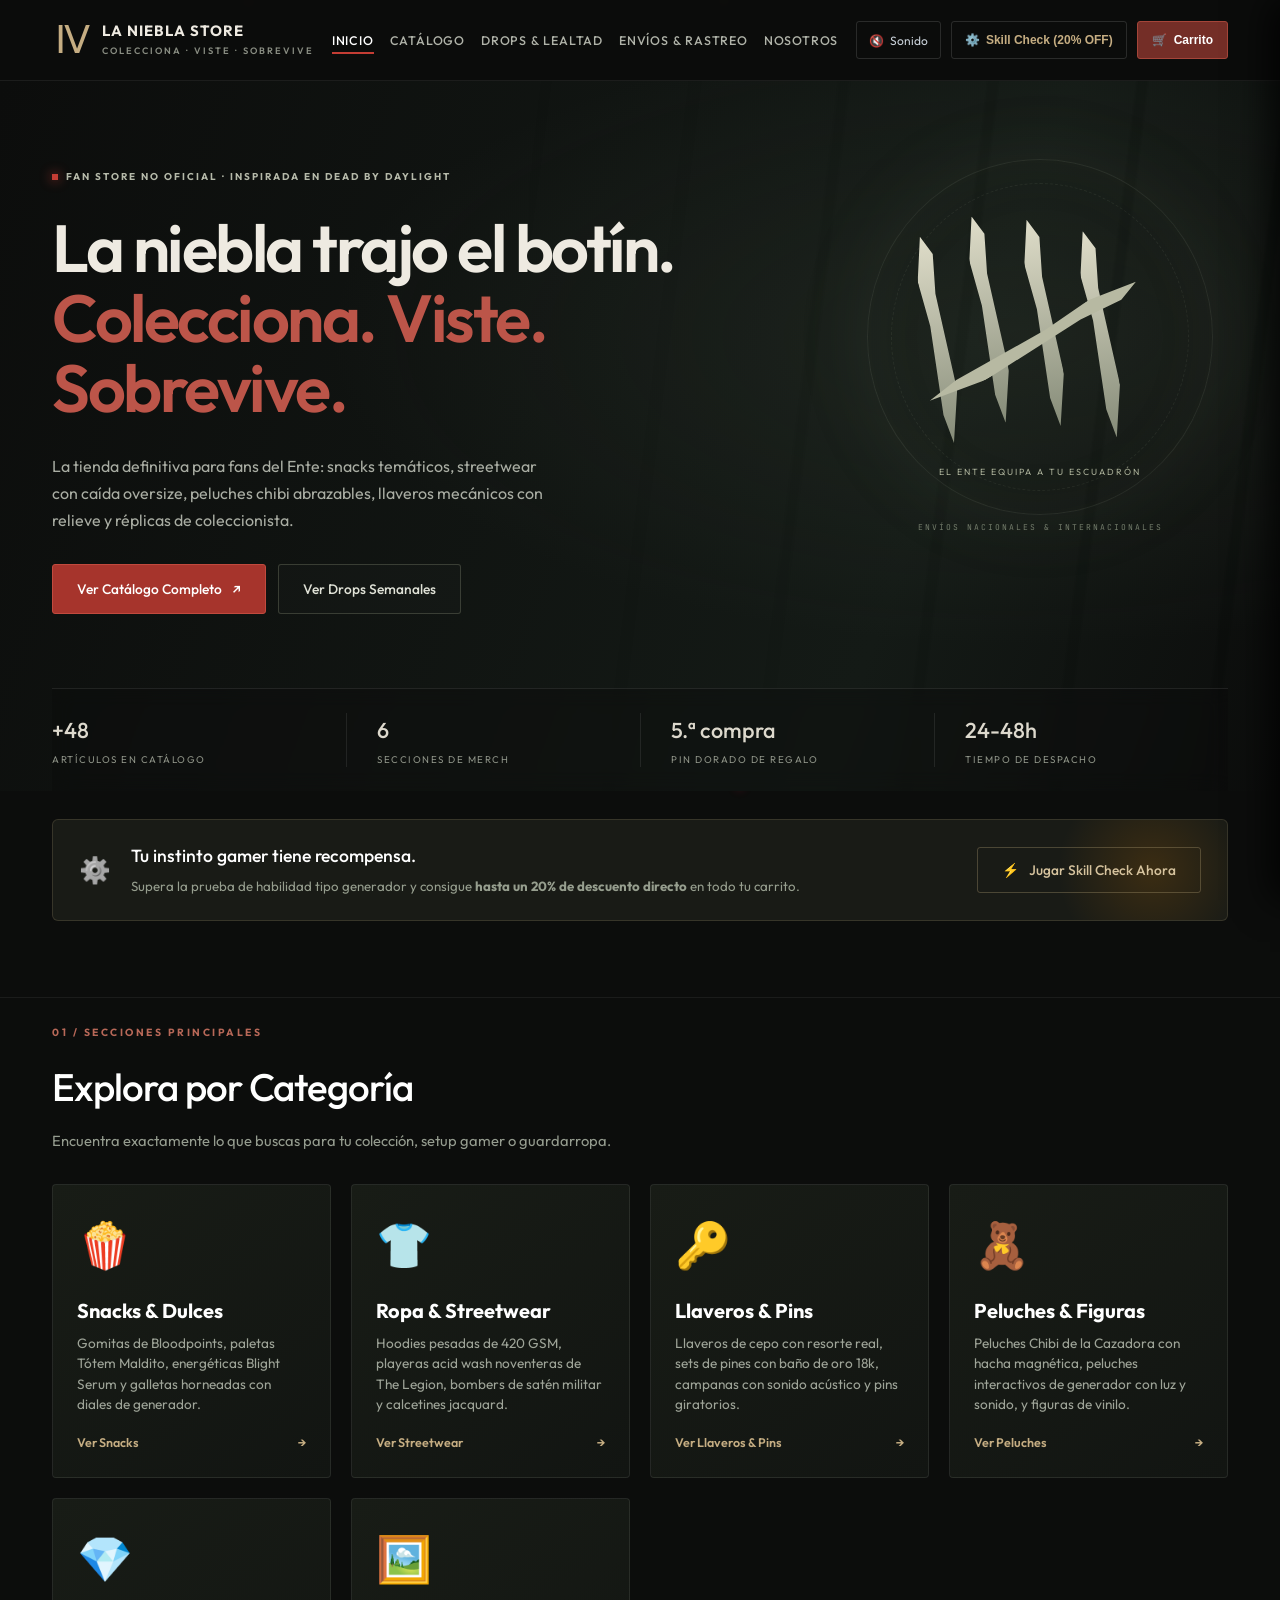
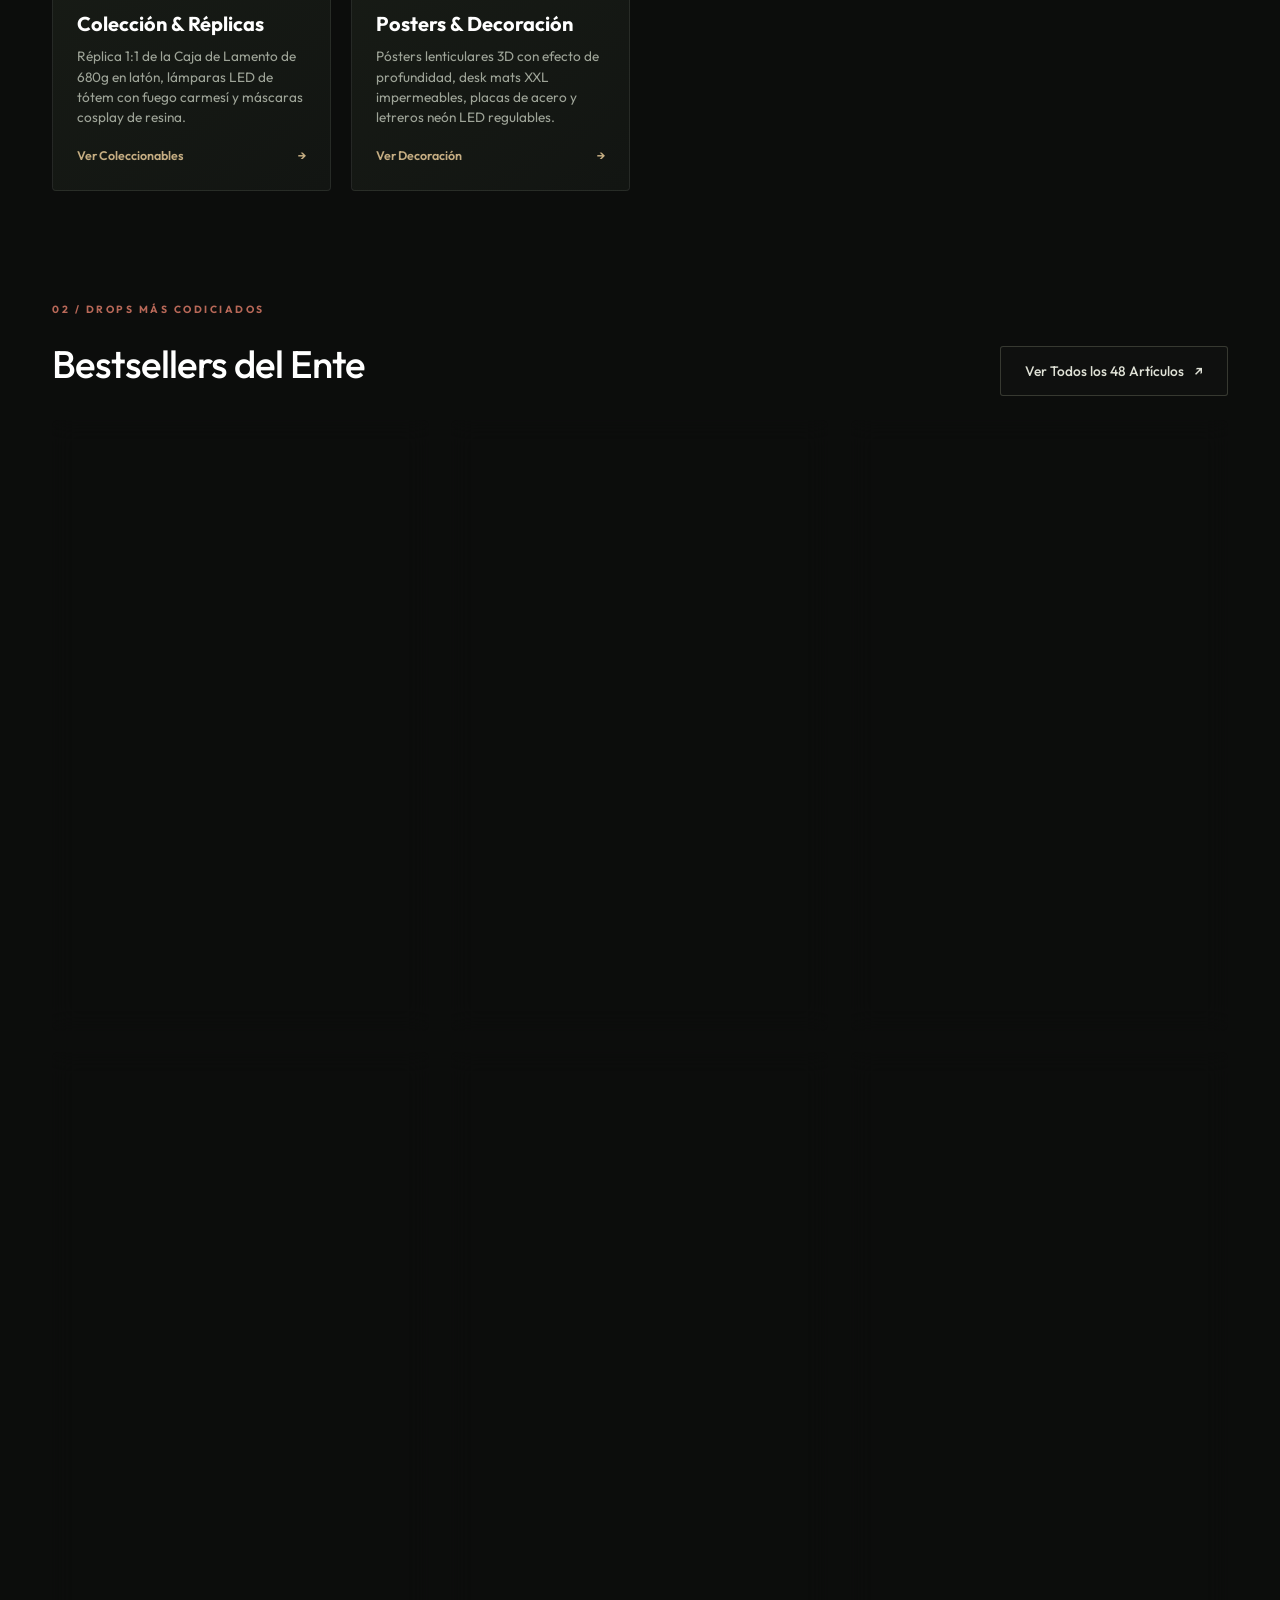
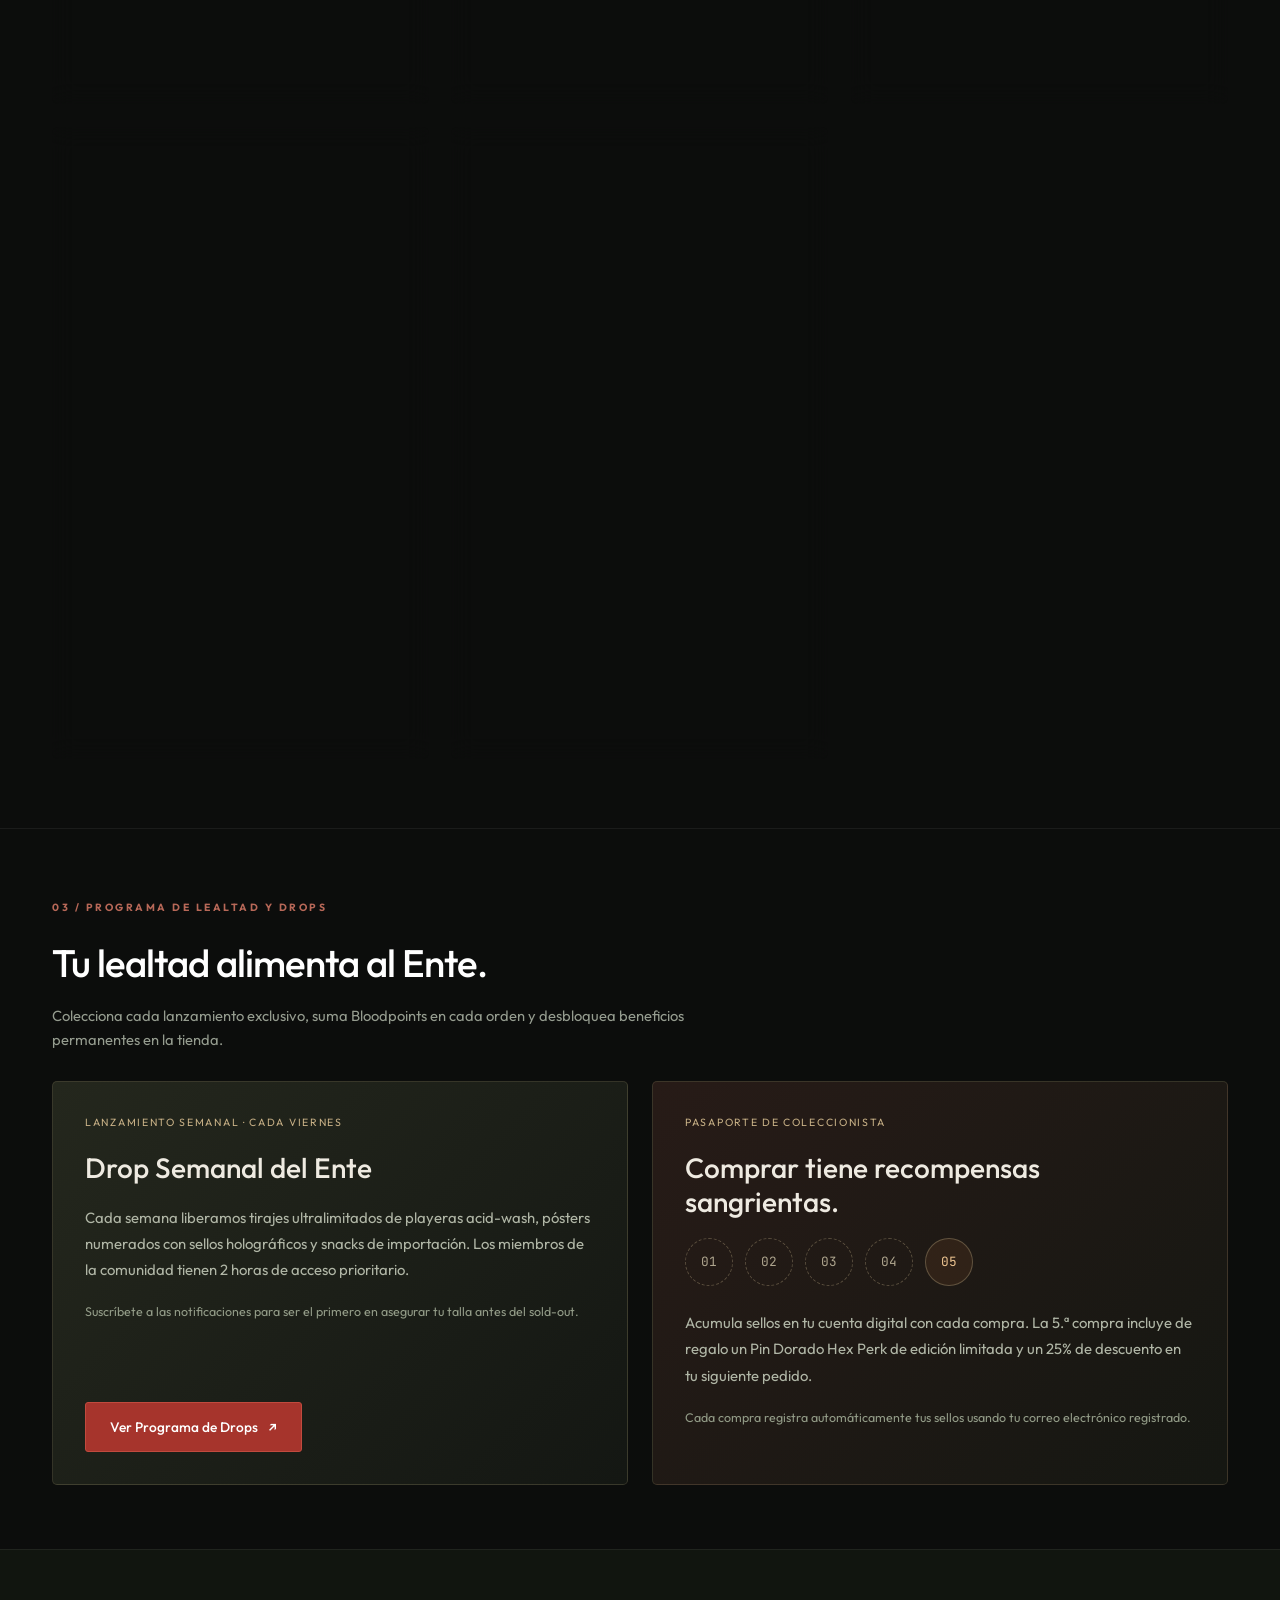
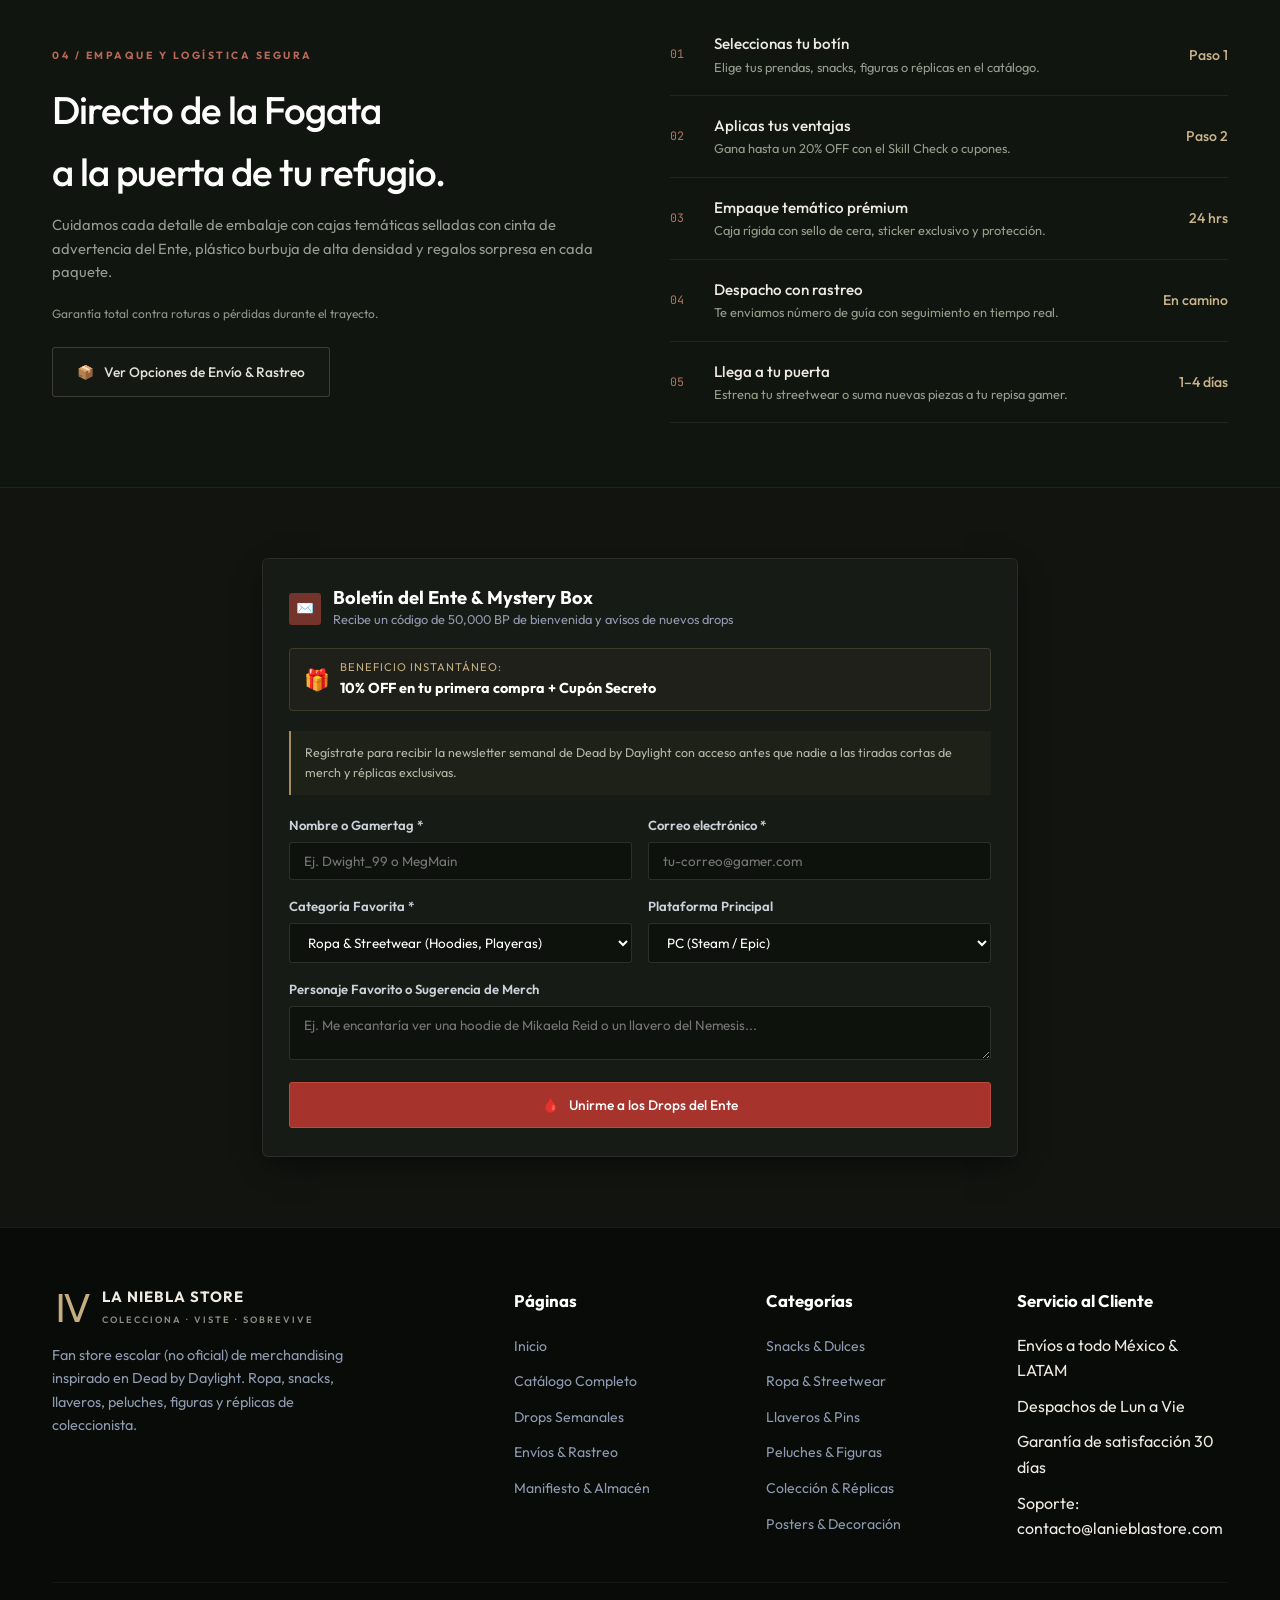
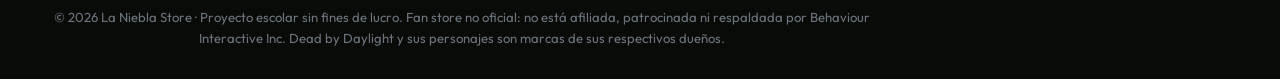
<file: index.html>
<!DOCTYPE html>
<html lang="es">
<head>
  <meta charset="UTF-8">
  <meta name="viewport" content="width=device-width, initial-scale=1.0">
  <title>La Niebla Store | Fan Store de Merch inspirado en Dead by Daylight</title>
  <meta name="description" content="Colecciona, viste, sobrevive. La Niebla Store: snacks temáticos, ropa y streetwear, llaveros metálicos, peluches Chibi, réplicas y coleccionables de Dead by Daylight.">
  <meta name="keywords" content="Dead by Daylight, Tienda DBD, Merch DBD, Ropa Dead by Daylight, Peluches DBD, Llaveros DBD, Snacks DBD, Bloodpoints, The Entity">
  
  <!-- Stylesheets -->
  <link rel="stylesheet" href="styles/main.css">
  <link rel="stylesheet" href="styles/components.css">
  <link rel="stylesheet" href="styles/animations.css">
  <link rel="stylesheet" href="styles/theme.css">
  <link rel="stylesheet" href="styles/store.css">
  <link rel="icon" href="data:image/svg+xml,<svg xmlns=%22http://www.w3.org/2000/svg%22 viewBox=%220 0 100 100%22><text y=%22.9em%22 font-size=%2290%22>🩸</text></svg>">
</head>
<body>

  <!-- Ambient Fog & Campfire Embers Simulation Canvas -->
  <canvas id="fogCanvas"></canvas>

  <div class="app-wrapper">

    <!-- SITE HEADER -->
    <header class="site-header">
      <div class="container nav-content">
        <a href="index.html" class="brand-logo" id="brandLogo">
          <div class="brand-icon-wrap">
            <span>🩸</span>
          </div>
          <div class="brand-text-block">
            <span class="brand-title">LA NIEBLA STORE</span>
            <span class="brand-subtitle">Colecciona · Viste · Sobrevive</span>
          </div>
        </a>

        <nav>
          <ul class="nav-links" id="navLinks">
            <li><a href="index.html" class="active">Inicio</a></li>
            <li><a href="catalogo.html">Catálogo</a></li>
            <li><a href="drops.html">Drops & Lealtad</a></li>
            <li><a href="envios.html">Envíos & Rastreo</a></li>
            <li><a href="nosotros.html">Nosotros</a></li>
          </ul>
        </nav>

        <div class="nav-actions">
          <!-- Audio Ambience Toggle -->
          <button class="btn-audio-toggle" id="audioToggleBtn" title="Activar/Desactivar sonido ambiental de la fogata">
            <span class="audio-icon">🔇</span>
            <span class="audio-text">Sonido</span>
          </button>

          <!-- Skill Check Minigame Trigger -->
          <button class="btn-skillcheck-header open-skillcheck-trigger" title="Jugar prueba de habilidad para ganar hasta un 20% de descuento">
            <span>⚙️</span>
            <span class="btn-text">Skill Check (20% OFF)</span>
          </button>

          <!-- Cart Toggle -->
          <button class="btn-cart-toggle" id="cartToggleBtn" aria-label="Ver Carrito de Compras">
            <span>🛒</span>
            <span class="cart-label">Carrito</span>
            <span class="cart-badge" id="cartBadge" style="display: none;">0</span>
          </button>

          <!-- Mobile Toggle -->
          <button class="mobile-nav-toggle" id="mobileNavToggle" aria-label="Abrir menú de navegación">
            ☰
          </button>
        </div>
      </div>
    </header>

    <!-- MOBILE NAVIGATION DRAWER -->
    <div class="mobile-nav-overlay" id="mobileNavOverlay">
      <div class="mobile-nav-drawer" id="mobileNavDrawer">
        <div class="mobile-drawer-header">
          <div class="brand-logo">
            <div class="brand-icon-wrap" style="width:34px; height:34px; font-size:16px;">
              <span>🩸</span>
            </div>
            <span class="brand-title" style="font-size:1rem;">LA NIEBLA STORE</span>
          </div>
          <button class="mobile-drawer-close" id="mobileDrawerClose" aria-label="Cerrar menú">&times;</button>
        </div>
        <ul class="mobile-nav-links-list">
          <li><a href="index.html" class="mobile-nav-link active"><span>🏠</span> Inicio</a></li>
          <li><a href="catalogo.html" class="mobile-nav-link"><span>🛍️</span> Catálogo Completo</a></li>
          <li><a href="catalogo.html?cat=snacks" class="mobile-nav-link"><span>🍿</span> Snacks & Dulces</a></li>
          <li><a href="catalogo.html?cat=ropa" class="mobile-nav-link"><span>👕</span> Ropa & Streetwear</a></li>
          <li><a href="catalogo.html?cat=llaveros" class="mobile-nav-link"><span>🔑</span> Llaveros & Pins</a></li>
          <li><a href="catalogo.html?cat=peluches" class="mobile-nav-link"><span>🧸</span> Peluches & Figuras</a></li>
          <li><a href="catalogo.html?cat=coleccion" class="mobile-nav-link"><span>💎</span> Coleccionables & Réplicas</a></li>
          <li><a href="catalogo.html?cat=posters" class="mobile-nav-link"><span>🖼️</span> Posters & Decoración</a></li>
          <li><a href="drops.html" class="mobile-nav-link"><span>🎁</span> Drops & Lealtad</a></li>
          <li><a href="envios.html" class="mobile-nav-link"><span>📦</span> Envíos & Rastreo</a></li>
          <li><a href="nosotros.html" class="mobile-nav-link"><span>🕯️</span> Manifiesto y Almacén</a></li>
          <li><a href="#" class="mobile-nav-link open-skillcheck-trigger"><span>⚙️</span> Probar Skill Check (20% OFF)</a></li>
        </ul>
      </div>
    </div>

    <main>
      <!-- HERO BANNER -->
      <section class="hero-section">
        <div class="container hero-banner">
          <div class="hero-badge-top">
            <span class="status-ember" aria-hidden="true"></span> FAN STORE NO OFICIAL · INSPIRADA EN DEAD BY DAYLIGHT
          </div>

          <h1 class="hero-title">
            La niebla trajo el botín.<br> <span class="title-accent">Colecciona. Viste. Sobrevive.</span>
          </h1>

          <p class="hero-subtitle">
            La tienda definitiva para fans del Ente: snacks temáticos, streetwear con caída oversize, peluches chibi abrazables, llaveros mecánicos con relieve y réplicas de coleccionista.
          </p>

          <div class="hero-cta-group">
            <a href="catalogo.html" class="btn-dbd btn-killer">
              <span class="btn-text">Ver Catálogo Completo</span><span aria-hidden="true">↗</span>
            </a>
            <a href="drops.html" class="btn-dbd btn-survivor">
              <span class="btn-text">Ver Drops Semanales</span>
            </a>
          </div>

          <div class="entity-art" aria-hidden="true">
            <div class="entity-orbit"></div>
            <div class="entity-tally"><i></i><i></i><i></i><i></i><i></i></div>
            <span class="art-caption">EL ENTE EQUIPA A TU ESCUADRÓN</span>
            <span class="art-coordinate">ENVÍOS NACIONALES & INTERNACIONALES</span>
          </div>

          <!-- Quick Stats Bar -->
          <div class="hero-stats-strip">
            <div class="stat-item">
              <span class="stat-num red">+48</span>
              <span class="stat-lbl">Artículos en Catálogo</span>
            </div>
            <div class="stat-item">
              <span class="stat-num amber">6</span>
              <span class="stat-lbl">Secciones de Merch</span>
            </div>
            <div class="stat-item">
              <span class="stat-num purple">5.ª compra</span>
              <span class="stat-lbl">Pin Dorado de Regalo</span>
            </div>
            <div class="stat-item">
              <span class="stat-num green">24-48h</span>
              <span class="stat-lbl">Tiempo de Despacho</span>
            </div>
          </div>
        </div>
      </section>

      <!-- SKILL CHECK PROMO BANNER -->
      <div class="container">
        <aside class="skillcheck-promo-banner">
          <div class="promo-left">
            <span class="promo-gear-icon">⚙️</span>
            <div class="promo-text">
              <h3>Tu instinto gamer tiene recompensa.</h3>
              <p>Supera la prueba de habilidad tipo generador y consigue <strong>hasta un 20% de descuento directo</strong> en todo tu carrito.</p>
            </div>
          </div>
          <button class="btn-dbd btn-killer open-skillcheck-trigger" id="heroSkillCheckBtn">
            <span>⚡</span>
            <span class="btn-text">Jugar Skill Check Ahora</span>
          </button>
        </aside>
      </div>

      <!-- CATEGORY SHOWCASE SECTION -->
      <section class="business-section" style="padding-top: 20px;">
        <div class="container">
          <header class="section-header">
            <span class="section-tag">01 / SECCIONES PRINCIPALES</span>
            <h2 class="section-title">Explora por Categoría</h2>
            <p class="section-desc">Encuentra exactamente lo que buscas para tu colección, setup gamer o guardarropa.</p>
          </header>

          <div class="category-showcase-grid">
            <!-- 1. Snacks -->
            <a href="catalogo.html?cat=snacks" class="category-card">
              <span class="category-card-icon">🍿</span>
              <h3 class="category-card-title">Snacks & Dulces</h3>
              <p class="category-card-desc">Gomitas de Bloodpoints, paletas Tótem Maldito, energéticas Blight Serum y galletas horneadas con diales de generador.</p>
              <div class="category-card-footer">
                <span>Ver Snacks</span>
                <span class="arrow">→</span>
              </div>
            </a>

            <!-- 2. Ropa -->
            <a href="catalogo.html?cat=ropa" class="category-card">
              <span class="category-card-icon">👕</span>
              <h3 class="category-card-title">Ropa & Streetwear</h3>
              <p class="category-card-desc">Hoodies pesadas de 420 GSM, playeras acid wash noventeras de The Legion, bombers de satén militar y calcetines jacquard.</p>
              <div class="category-card-footer">
                <span>Ver Streetwear</span>
                <span class="arrow">→</span>
              </div>
            </a>

            <!-- 3. Llaveros -->
            <a href="catalogo.html?cat=llaveros" class="category-card">
              <span class="category-card-icon">🔑</span>
              <h3 class="category-card-title">Llaveros & Pins</h3>
              <p class="category-card-desc">Llaveros de cepo con resorte real, sets de pines con baño de oro 18k, campanas con sonido acústico y pins giratorios.</p>
              <div class="category-card-footer">
                <span>Ver Llaveros & Pins</span>
                <span class="arrow">→</span>
              </div>
            </a>

            <!-- 4. Peluches -->
            <a href="catalogo.html?cat=peluches" class="category-card">
              <span class="category-card-icon">🧸</span>
              <h3 class="category-card-title">Peluches & Figuras</h3>
              <p class="category-card-desc">Peluches Chibi de la Cazadora con hacha magnética, peluches interactivos de generador con luz y sonido, y figuras de vinilo.</p>
              <div class="category-card-footer">
                <span>Ver Peluches</span>
                <span class="arrow">→</span>
              </div>
            </a>

            <!-- 5. Coleccionables -->
            <a href="catalogo.html?cat=coleccion" class="category-card">
              <span class="category-card-icon">💎</span>
              <h3 class="category-card-title">Colección & Réplicas</h3>
              <p class="category-card-desc">Réplica 1:1 de la Caja de Lamento de 680g en latón, lámparas LED de tótem con fuego carmesí y máscaras cosplay de resina.</p>
              <div class="category-card-footer">
                <span>Ver Coleccionables</span>
                <span class="arrow">→</span>
              </div>
            </a>

            <!-- 6. Posters -->
            <a href="catalogo.html?cat=posters" class="category-card">
              <span class="category-card-icon">🖼️</span>
              <h3 class="category-card-title">Posters & Decoración</h3>
              <p class="category-card-desc">Pósters lenticulares 3D con efecto de profundidad, desk mats XXL impermeables, placas de acero y letreros neón LED regulables.</p>
              <div class="category-card-footer">
                <span>Ver Decoración</span>
                <span class="arrow">→</span>
              </div>
            </a>
          </div>
        </div>
      </section>

      <!-- FEATURED DROPS / BESTSELLERS SECTION -->
      <section class="menu-section" id="destacados" style="padding-top: 40px;">
        <div class="container">
          <div style="display: flex; justify-content: space-between; align-items: flex-end; margin-bottom: 24px; flex-wrap: wrap; gap: 14px;">
            <div>
              <span class="section-tag">02 / DROPS MÁS CODICIADOS</span>
              <h2 class="section-title" style="margin-bottom: 0;">Bestsellers del Ente</h2>
            </div>
            <a href="catalogo.html" class="btn-dbd btn-survivor">
              Ver Todos los 48 Artículos <span>↗</span>
            </a>
          </div>

          <!-- Featured Items Grid Rendered Dynamically via app.js -->
          <div class="menu-grid" id="featuredHomeGrid">
            <!-- Injected via DBDApp.renderFeaturedHome() -->
          </div>
        </div>
      </section>

      <!-- DROPS PREVIEW / COMMUNITY CARD -->
      <section class="business-section" aria-labelledby="communityTitle">
        <div class="container">
          <header class="section-header">
            <span class="section-tag">03 / PROGRAMA DE LEALTAD Y DROPS</span>
            <h2 class="section-title" id="communityTitle">Tu lealtad alimenta al Ente.</h2>
            <p class="section-desc">Colecciona cada lanzamiento exclusivo, suma Bloodpoints en cada orden y desbloquea beneficios permanentes en la tienda.</p>
          </header>
          <div class="benefits-grid">
            <article class="benefit-card">
              <span class="benefit-kicker">LANZAMIENTO SEMANAL · CADA VIERNES</span>
              <h3>Drop Semanal del Ente</h3>
              <p>Cada semana liberamos tirajes ultralimitados de playeras acid-wash, pósters numerados con sellos holográficos y snacks de importación. Los miembros de la comunidad tienen 2 horas de acceso prioritario.</p>
              <p class="benefit-note">Suscríbete a las notificaciones para ser el primero en asegurar tu talla antes del sold-out.</p>
              <a href="drops.html" class="btn-dbd btn-killer">Ver Programa de Drops <span aria-hidden="true">↗</span></a>
            </article>
            <article class="benefit-card passport-card">
              <span class="benefit-kicker">PASAPORTE DE COLECCIONISTA</span>
              <h3>Comprar tiene recompensas sangrientas.</h3>
              <div class="passport-stamps" aria-label="Cinco compras para desbloquear tu recompensa"><span>01</span><span>02</span><span>03</span><span>04</span><span>05</span></div>
              <p>Acumula sellos en tu cuenta digital con cada compra. La 5.ª compra incluye de regalo un Pin Dorado Hex Perk de edición limitada y un 25% de descuento en tu siguiente pedido.</p>
              <p class="benefit-note">Cada compra registra automáticamente tus sellos usando tu correo electrónico registrado.</p>
            </article>
          </div>
        </div>
      </section>

      <!-- SHIPPING & SERVICE PROCESS PREVIEW -->
      <section class="business-section service-section" aria-labelledby="serviceTitle">
        <div class="container service-layout">
          <header class="section-header">
            <span class="section-tag">04 / EMPAQUE Y LOGÍSTICA SEGURA</span>
            <h2 class="section-title" id="serviceTitle">Directo de la Fogata<br>a la puerta de tu refugio.</h2>
            <p class="section-desc">Cuidamos cada detalle de embalaje con cajas temáticas selladas con cinta de advertencia del Ente, plástico burbuja de alta densidad y regalos sorpresa en cada paquete.</p>
            <p class="service-footnote">Garantía total contra roturas o pérdidas durante el trayecto.</p>
            <div style="margin-top: 24px;">
              <a href="envios.html" class="btn-dbd btn-survivor">
                <span>📦</span> Ver Opciones de Envío & Rastreo
              </a>
            </div>
          </header>
          <ol class="service-steps">
            <li><span>01</span><div><h3>Seleccionas tu botín</h3><p>Elige tus prendas, snacks, figuras o réplicas en el catálogo.</p></div><strong>Paso 1</strong></li>
            <li><span>02</span><div><h3>Aplicas tus ventajas</h3><p>Gana hasta un 20% OFF con el Skill Check o cupones.</p></div><strong>Paso 2</strong></li>
            <li><span>03</span><div><h3>Empaque temático prémium</h3><p>Caja rígida con sello de cera, sticker exclusivo y protección.</p></div><strong>24 hrs</strong></li>
            <li><span>04</span><div><h3>Despacho con rastreo</h3><p>Te enviamos número de guía con seguimiento en tiempo real.</p></div><strong>En camino</strong></li>
            <li><span>05</span><div><h3>Llega a tu puerta</h3><p>Estrena tu streetwear o suma nuevas piezas a tu repisa gamer.</p></div><strong>1–4 días</strong></li>
          </ol>
        </div>
      </section>

      <!-- NEWSLETTER / MYSTERY BOX FORM -->
      <section class="reservation-section" id="boletin">
        <div class="container" style="max-width: 820px;">
          <div class="reservation-form-wrap">
            <div class="reservation-col-header">
              <span class="col-step-num">✉️</span>
              <div>
                <h3 class="col-step-title">Boletín del Ente & Mystery Box</h3>
                <p class="col-step-desc">Recibe un código de 50,000 BP de bienvenida y avísos de nuevos drops</p>
              </div>
            </div>

            <div class="active-realm-banner">
              <span class="arb-icon">🎁</span>
              <div class="arb-text">
                <span class="arb-lbl">Beneficio Instantáneo:</span>
                <strong class="arb-name">10% OFF en tu primera compra + Cupón Secreto</strong>
              </div>
            </div>

            <form id="mysteryBoxForm" novalidate>
              <p class="reservation-notice">Regístrate para recibir la newsletter semanal de Dead by Daylight con acceso antes que nadie a las tiradas cortas de merch y réplicas exclusivas.</p>
              <div class="res-form-grid">
                <div class="form-group">
                  <label for="mysteryName">Nombre o Gamertag *</label>
                  <input type="text" id="mysteryName" class="form-control" placeholder="Ej. Dwight_99 o MegMain" required minlength="3" maxlength="20" autocomplete="nickname">
                </div>

                <div class="form-group">
                  <label for="mysteryEmail">Correo electrónico *</label>
                  <input type="email" id="mysteryEmail" class="form-control" placeholder="tu-correo@gamer.com" required maxlength="80" autocomplete="email">
                </div>

                <div class="form-group">
                  <label for="mysteryInterest">Categoría Favorita *</label>
                  <select id="mysteryInterest" class="form-control" required>
                    <option value="ropa" selected>Ropa & Streetwear (Hoodies, Playeras)</option>
                    <option value="peluches">Peluches & Figuras Chibi</option>
                    <option value="llaveros">Llaveros & Pins Esmaltados</option>
                    <option value="snacks">Snacks & Bebidas Temáticas</option>
                    <option value="coleccion">Réplicas & Coleccionables 1:1</option>
                    <option value="posters">Posters & Decoración Neón</option>
                  </select>
                </div>

                <div class="form-group">
                  <label for="mysteryPlatform">Plataforma Principal</label>
                  <select id="mysteryPlatform" class="form-control">
                    <option value="pc">PC (Steam / Epic)</option>
                    <option value="playstation">PlayStation 5 / PS4</option>
                    <option value="xbox">Xbox Series X/S / One</option>
                    <option value="switch">Nintendo Switch</option>
                  </select>
                </div>

                <div class="form-group full-width">
                  <label for="mysteryNotes">Personaje Favorito o Sugerencia de Merch</label>
                  <textarea id="mysteryNotes" class="form-control" rows="2" placeholder="Ej. Me encantaría ver una hoodie de Mikaela Reid o un llavero del Nemesis..."></textarea>
                </div>
              </div>

              <button type="submit" class="btn-dbd btn-killer btn-submit-res">
                <span>🩸</span>
                <span class="btn-text">Unirme a los Drops del Ente</span>
              </button>
            </form>
          </div>
        </div>
      </section>

    </main>

    <!-- FOOTER -->
    <footer class="site-footer">
      <div class="container">
        <div class="footer-grid">
          <div class="footer-brand">
            <div class="brand-logo">
              <div class="brand-icon-wrap">
                <span>🩸</span>
              </div>
              <div>
                <span class="brand-title">LA NIEBLA STORE</span>
                <span class="brand-subtitle">Colecciona · Viste · Sobrevive</span>
              </div>
            </div>
            <p>
              Fan store escolar (no oficial) de merchandising inspirado en Dead by Daylight. Ropa, snacks, llaveros, peluches, figuras y réplicas de coleccionista.
            </p>
          </div>

          <div class="footer-col">
            <h4>Páginas</h4>
            <ul>
              <li><a href="index.html">Inicio</a></li>
              <li><a href="catalogo.html">Catálogo Completo</a></li>
              <li><a href="drops.html">Drops Semanales</a></li>
              <li><a href="envios.html">Envíos & Rastreo</a></li>
              <li><a href="nosotros.html">Manifiesto & Almacén</a></li>
            </ul>
          </div>

          <div class="footer-col">
            <h4>Categorías</h4>
            <ul>
              <li><a href="catalogo.html?cat=snacks">Snacks & Dulces</a></li>
              <li><a href="catalogo.html?cat=ropa">Ropa & Streetwear</a></li>
              <li><a href="catalogo.html?cat=llaveros">Llaveros & Pins</a></li>
              <li><a href="catalogo.html?cat=peluches">Peluches & Figuras</a></li>
              <li><a href="catalogo.html?cat=coleccion">Colección & Réplicas</a></li>
              <li><a href="catalogo.html?cat=posters">Posters & Decoración</a></li>
            </ul>
          </div>

          <div class="footer-col">
            <h4>Servicio al Cliente</h4>
            <ul>
              <li>Envíos a todo México & LATAM</li>
              <li>Despachos de Lun a Vie</li>
              <li>Garantía de satisfacción 30 días</li>
              <li>Soporte: contacto@lanieblastore.com</li>
            </ul>
          </div>
        </div>

        <div class="footer-bottom">
          <p>© 2026 La Niebla Store · Proyecto escolar sin fines de lucro. Fan store no oficial: no está afiliada, patrocinada ni respaldada por Behaviour Interactive Inc. Dead by Daylight y sus personajes son marcas de sus respectivos dueños.</p>
        </div>
      </div>
    </footer>

  </div>

  <!-- ==========================================================================
       MODALS & DRAWERS
       ========================================================================== -->

  <!-- 1. PRODUCT DETAIL MODAL -->
  <div class="modal-backdrop" id="dishDetailModal">
    <div class="modal-card">
      <button class="modal-close" id="modalDishClose" aria-label="Cerrar modal">&times;</button>
      <div class="modal-hero-visual">
        <span class="modal-dish-emoji" id="modalDishIcon">📦</span>
        <span class="rarity-pill" id="modalDishRarity">💎 Iridiscente</span>
      </div>
      <div class="modal-body">
        <h3 class="modal-title" id="modalDishName">Nombre del Producto</h3>
        <div class="modal-sub" id="modalDishSub">Personaje • Subtítulo</div>
        
        <p class="modal-desc" id="modalDishDesc">Descripción completa del producto...</p>

        <blockquote class="modal-lore" id="modalDishLore">"Cita del Ente o personaje..."</blockquote>

        <h4 class="modal-section-title">Especificaciones y Materiales</h4>
        <div class="modal-ingredients-grid" id="modalDishIngredients">
          <!-- Rendered via JS -->
        </div>

        <h4 class="modal-section-title">Características Especiales</h4>
        <div class="modal-perks-list" id="modalDishPerks">
          <!-- Rendered via JS -->
        </div>

        <div class="modal-order-ctrls">
          <div class="form-group">
            <label for="modalDishNotes">Notas para tu pedido (opcional):</label>
            <textarea id="modalDishNotes" class="notes-input" placeholder="Ej. Talla L para la hoodie, envolver para regalo gamer, etc..."></textarea>
          </div>

          <div class="modal-action-row">
            <div class="modal-qty-selector">
              <button class="qty-btn" id="modalQtyMinus">-</button>
              <input type="text" id="modalDishQty" class="qty-input" value="1" readonly>
              <button class="qty-btn" id="modalQtyPlus">+</button>
            </div>

            <div class="price-display">
              <div class="bp-price" id="modalDishBP">45,000 BP</div>
              <div class="money-price" id="modalDishMoney">$489.00 MXN</div>
            </div>

            <button class="btn-dbd btn-killer" id="modalAddToCartBtn">
              <span>🛒</span>
              <span class="btn-text">Añadir al Carrito</span>
            </button>
          </div>
        </div>
      </div>
    </div>
  </div>

  <!-- 2. CART DRAWER -->
  <div class="cart-drawer-backdrop" id="cartBackdrop"></div>
  <aside class="cart-drawer" id="cartDrawer" aria-label="Carrito de compras">
    <div class="cart-drawer-header">
      <h3 class="cart-drawer-title">
        <span>🛒</span> Tu Carrito de Botín (<span id="cartItemsCount">0 artículos</span>)
      </h3>
      <button class="cart-close-btn" id="cartCloseBtn" aria-label="Cerrar carrito">&times;</button>
    </div>

    <div class="cart-items-container" id="cartItemsList">
      <!-- Items dynamically injected -->
    </div>

    <div class="cart-empty-state" id="cartEmptyState">
      <span class="cart-empty-icon">🎒</span>
      <h4>Tu carrito está vacío</h4>
      <p>Explora el catálogo y añade snacks, ropa o coleccionables a tu orden.</p>
      <a href="catalogo.html" class="btn-dbd btn-ghost" onclick="window.dbdApp.cart.closeDrawer()">
        <span>🔍</span> Ver Catálogo
      </a>
    </div>

    <div class="cart-drawer-footer" id="cartFooter" style="display: none;">
      <div class="coupon-section">
        <input type="text" id="cartCouponInput" class="coupon-input" placeholder="Código de descuento (ej. HEX:RUIN20)" autocomplete="off">
        <button class="btn-coupon" id="cartApplyCouponBtn">Aplicar</button>
      </div>

      <div class="cart-summary-rows">
        <div class="summary-row">
          <span>Equivalente en Bloodpoints:</span>
          <span id="cartSubtotalBP">0 BP</span>
        </div>
        <div class="summary-row" id="cartDiscountRow" style="display: none; color: #ff9100;">
          <span>Descuento de la Niebla:</span>
          <span id="cartDiscountAmount">-0%</span>
        </div>
        <div class="summary-row total">
          <span>Total a Pagar:</span>
          <span id="cartTotalMoney">$0.00 MXN</span>
        </div>
      </div>

      <button class="btn-dbd btn-killer btn-checkout" id="cartCheckoutBtn">
        <span>🔥</span>
        <span class="btn-text">Proceder al Pago / Ordenar</span>
      </button>
    </div>
  </aside>

  <!-- 3. SKILL CHECK CONTAINER -->
  <div id="skillCheckContainer">
    <!-- Populated by SkillCheckGame -->
  </div>

  <!-- 4. ORDER CONFIRMATION MODAL -->
  <div class="modal-backdrop" id="orderConfirmationModal">
    <div class="modal-card" style="max-width: 520px; text-align: center; padding: 30px;">
      <button class="modal-close" id="orderConfirmationClose">&times;</button>
      <span style="font-size: 3.5rem; display: block; margin-bottom: 12px;">🩸</span>
      <h3 style="font-family: var(--font-display); font-size: 1.4rem; color: #fff; margin-bottom: 6px;">¡Orden Recibida en la Niebla!</h3>
      <p style="color: #8e9aaf; font-size: 0.9rem; margin-bottom: 20px;">Pedido simulado registrado (proyecto escolar: no se realizó ningún cobro). Guarda tu código para consultarlo en Envíos &amp; Rastreo.</p>

      <div class="res-ticket">
        <div class="res-ticket-header">
          <span>CÓDIGO DE RASTREO: <strong id="receiptOrderCode">DBD-MERCH-000000</strong></span>
        </div>
        <div id="receiptItemsList" style="margin-bottom: 12px; display: flex; flex-direction: column; gap: 6px; font-size: 0.85rem; color: #c9d1d9;"></div>
        <div style="border-top: 1px dashed rgba(255,255,255,0.1); padding-top: 10px; display: flex; justify-content: space-between; font-weight: 700; color: #ff4d6d;">
          <span>Bloodpoints Acumulados:</span>
          <span id="receiptTotalBP">0 BP</span>
        </div>
        <div style="display: flex; justify-content: space-between; font-weight: 800; font-size: 1.1rem; color: #fff; margin-top: 4px;">
          <span>Total de la Orden:</span>
          <span id="receiptTotalMoney">$0.00 MXN</span>
        </div>
      </div>

      <button class="btn-dbd btn-survivor" style="width: 100%;" onclick="document.getElementById('orderConfirmationModal').classList.remove('active')">
        <span>✅</span> ¡Excelente, a esperar el botín!
      </button>
    </div>
  </div>

  <!-- Main JavaScript App (ES Modules) -->
  <script type="module" src="scripts/app.js"></script>

</body>
</html>
</file>
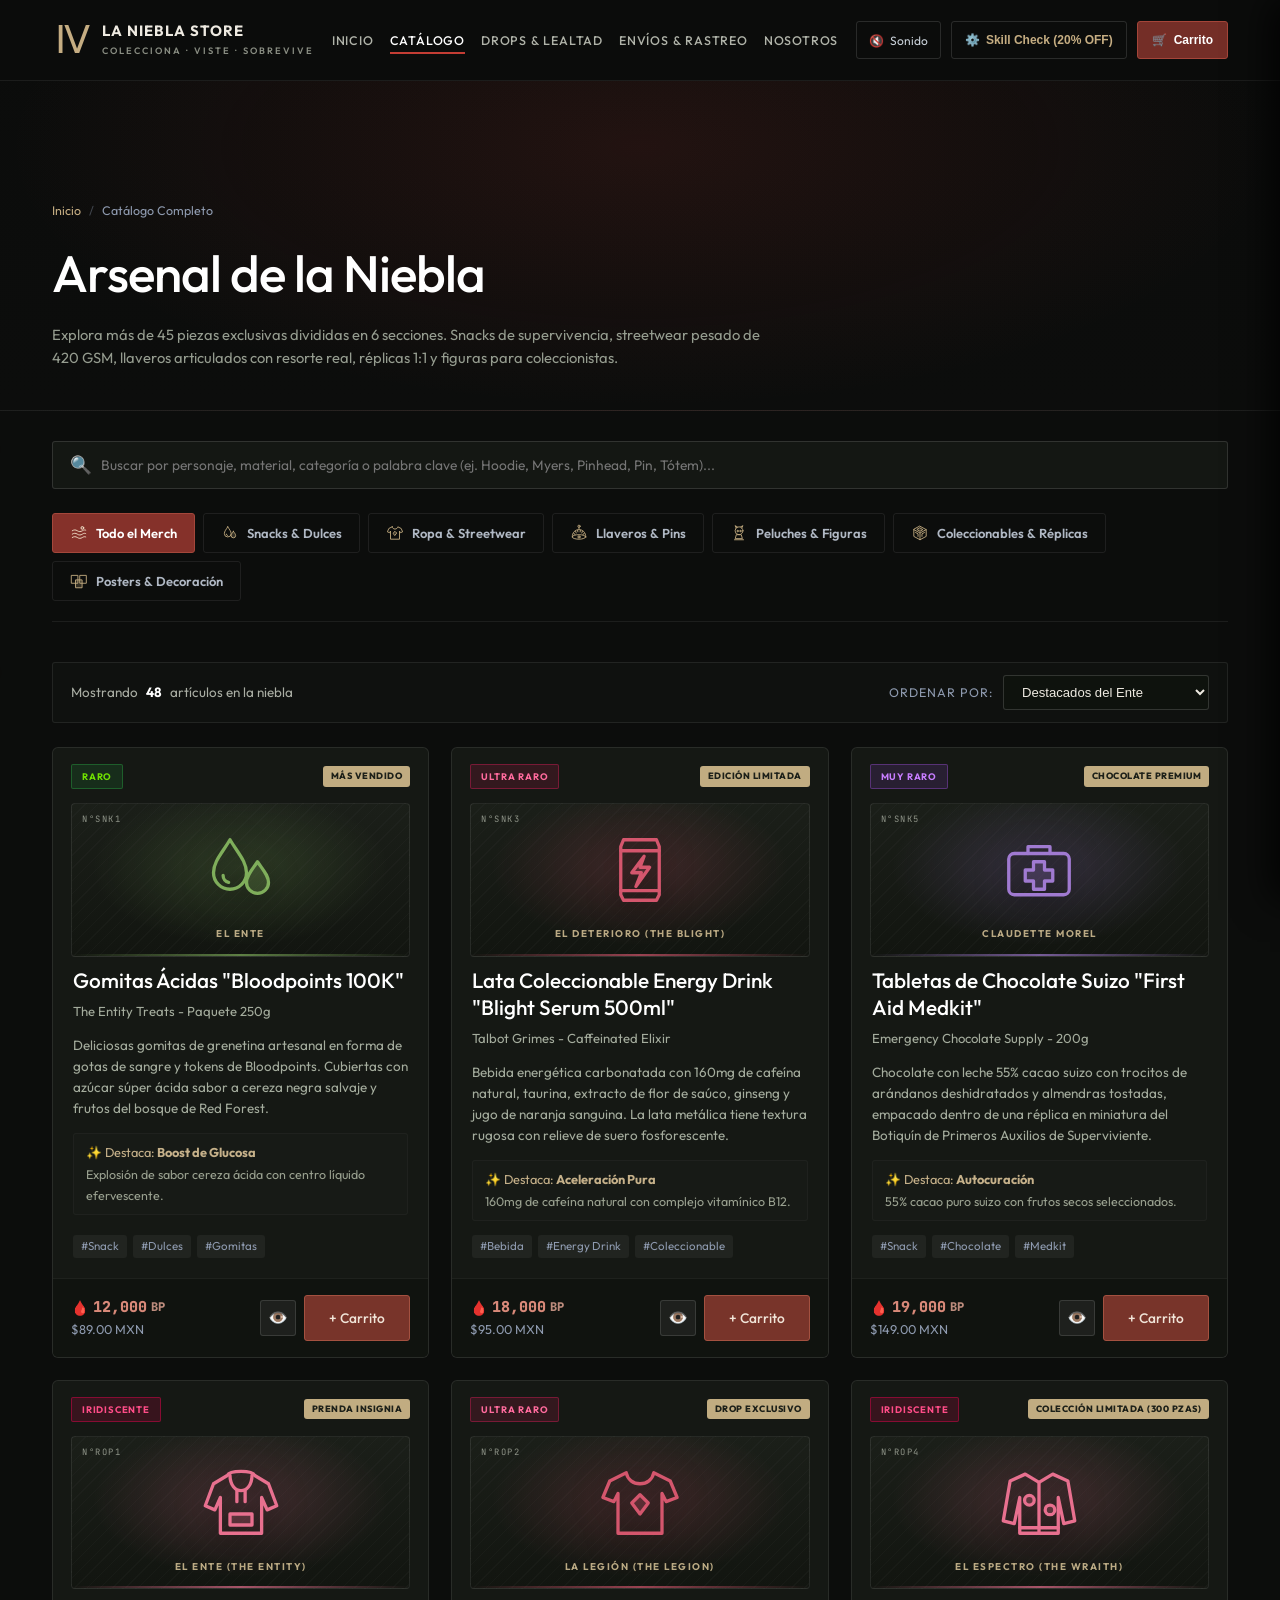
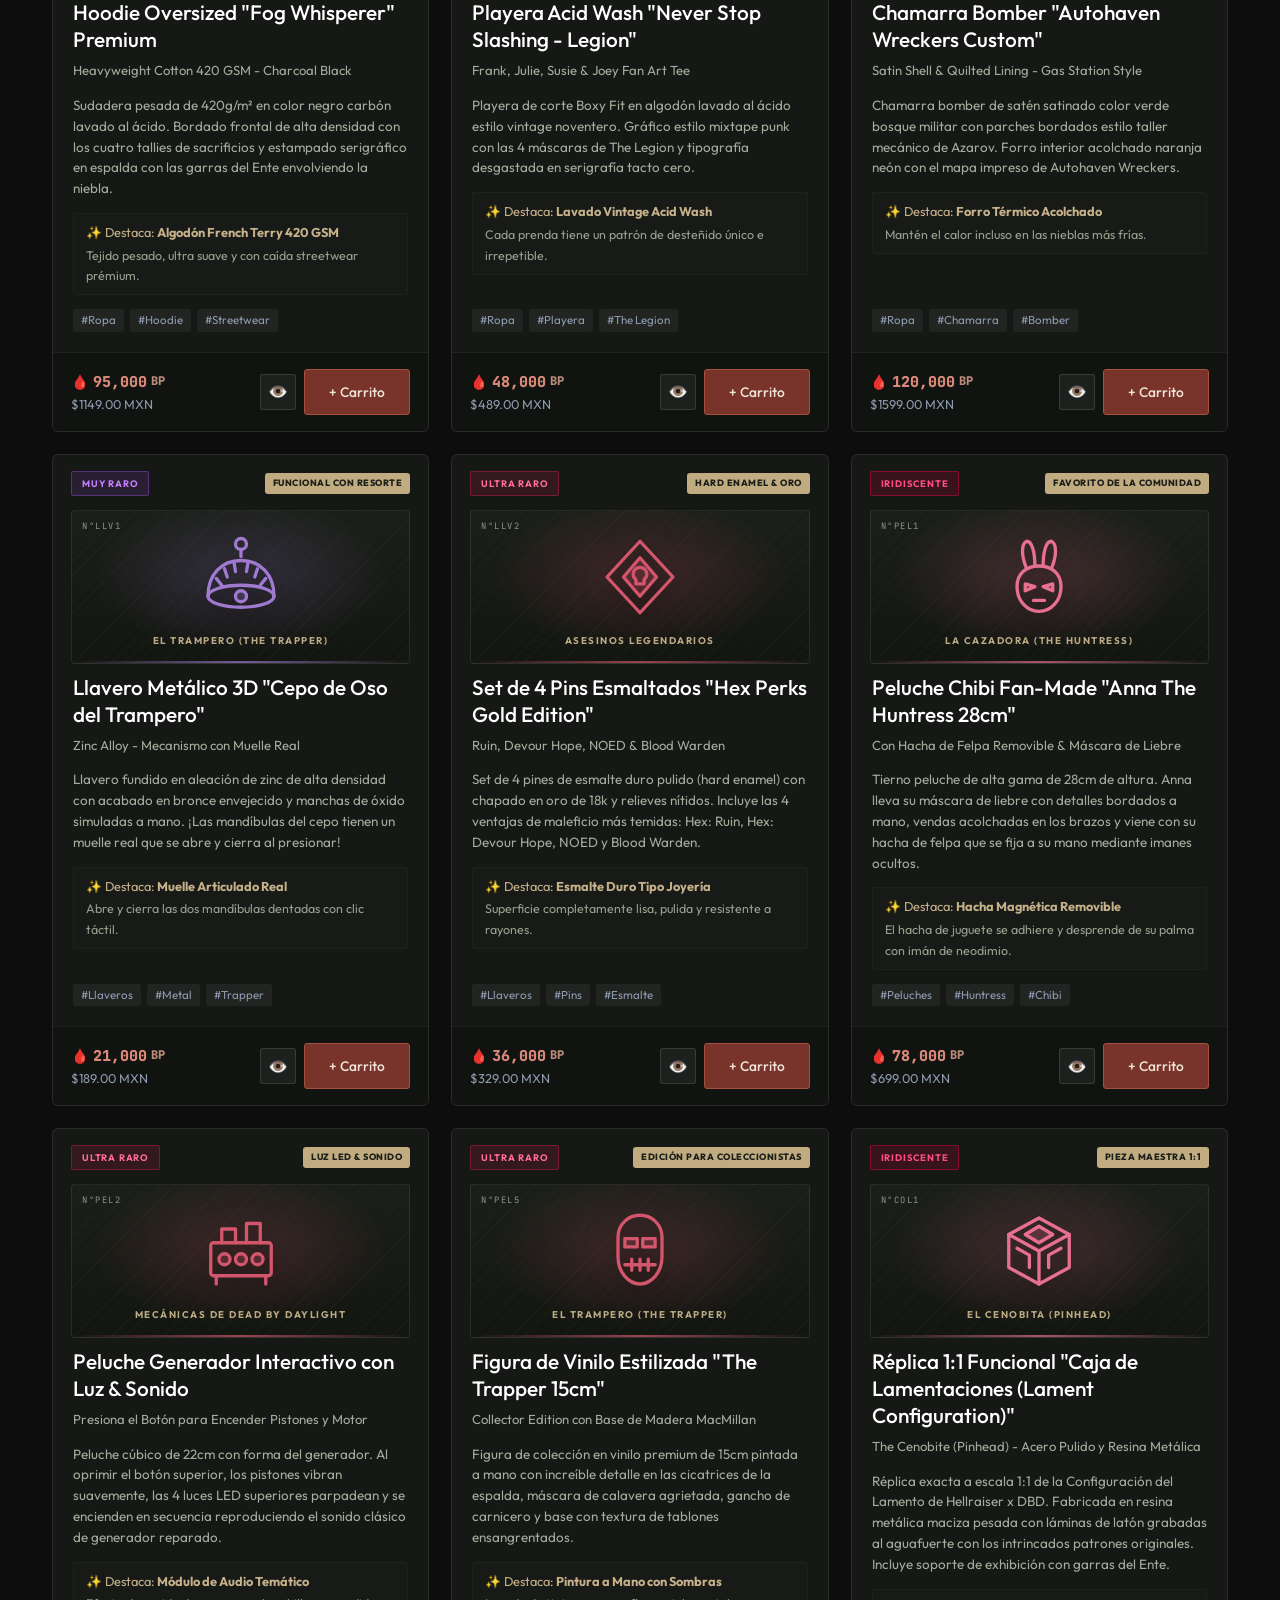
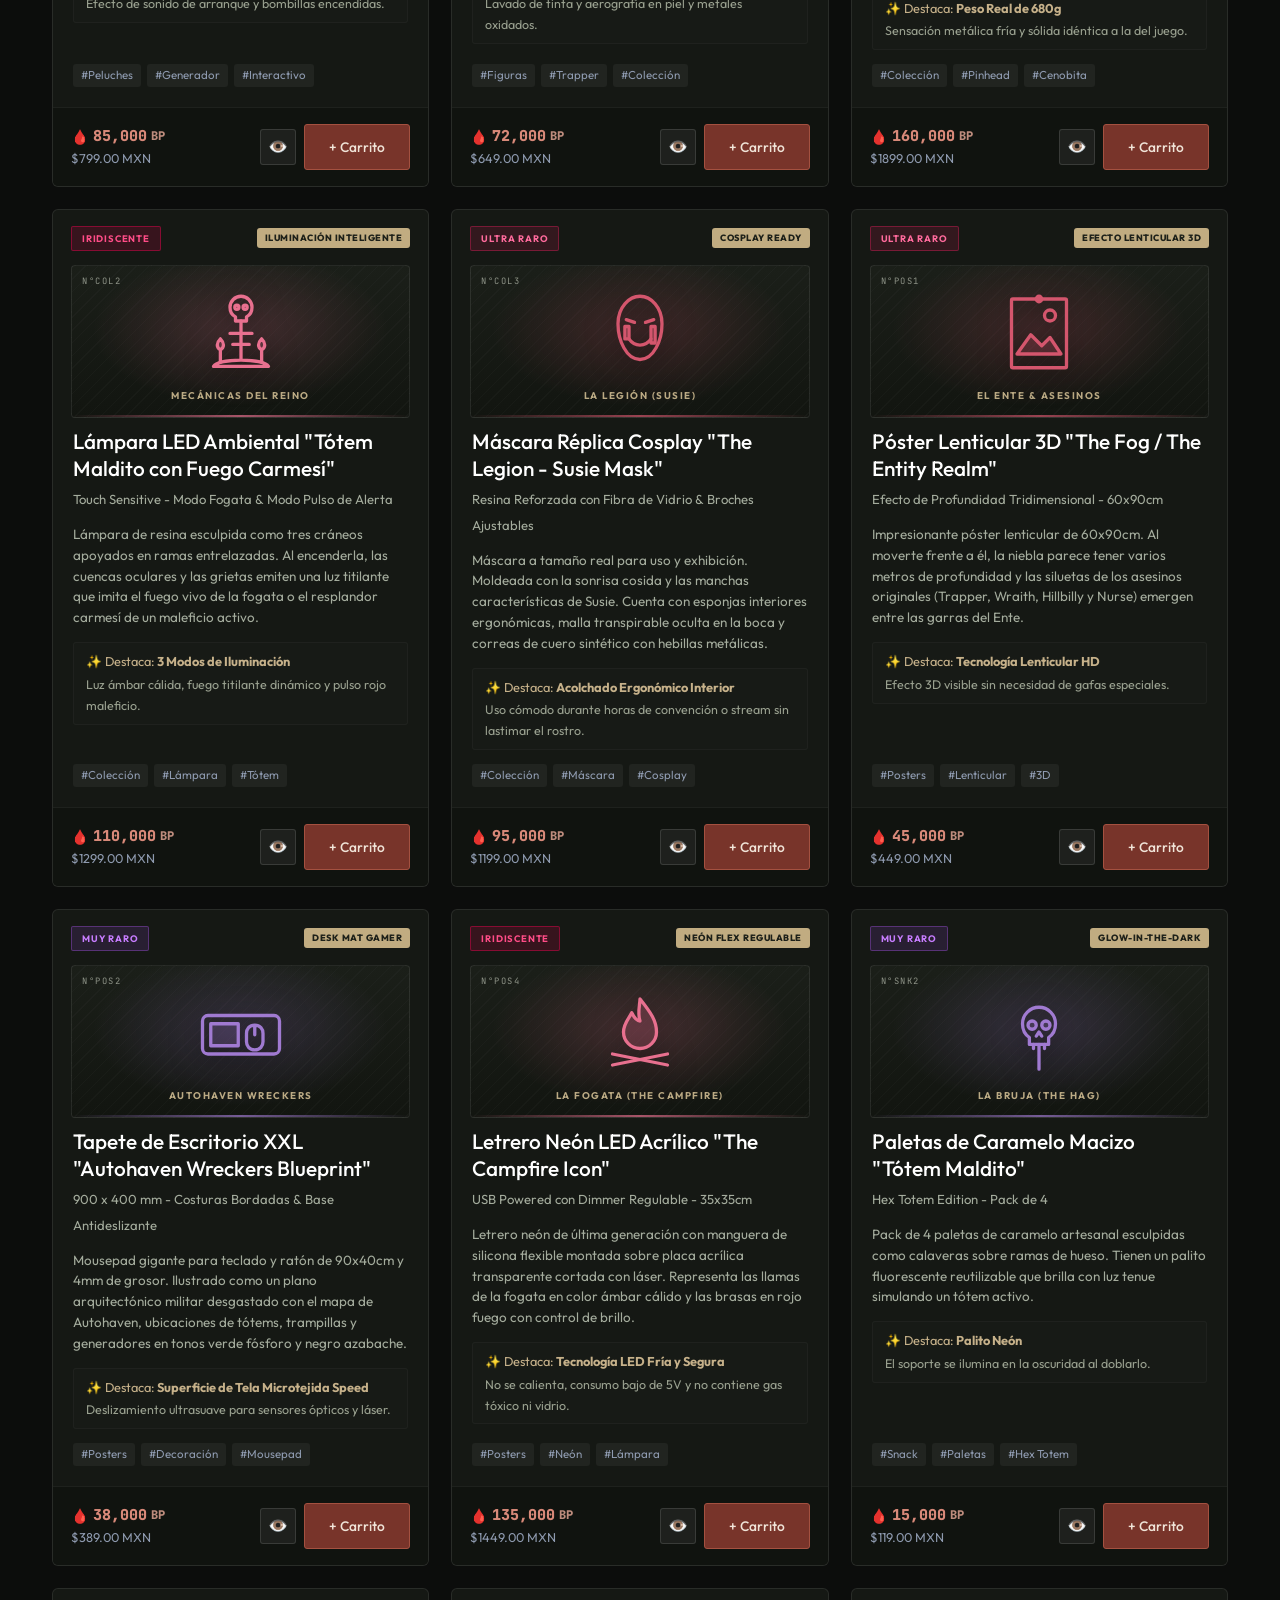
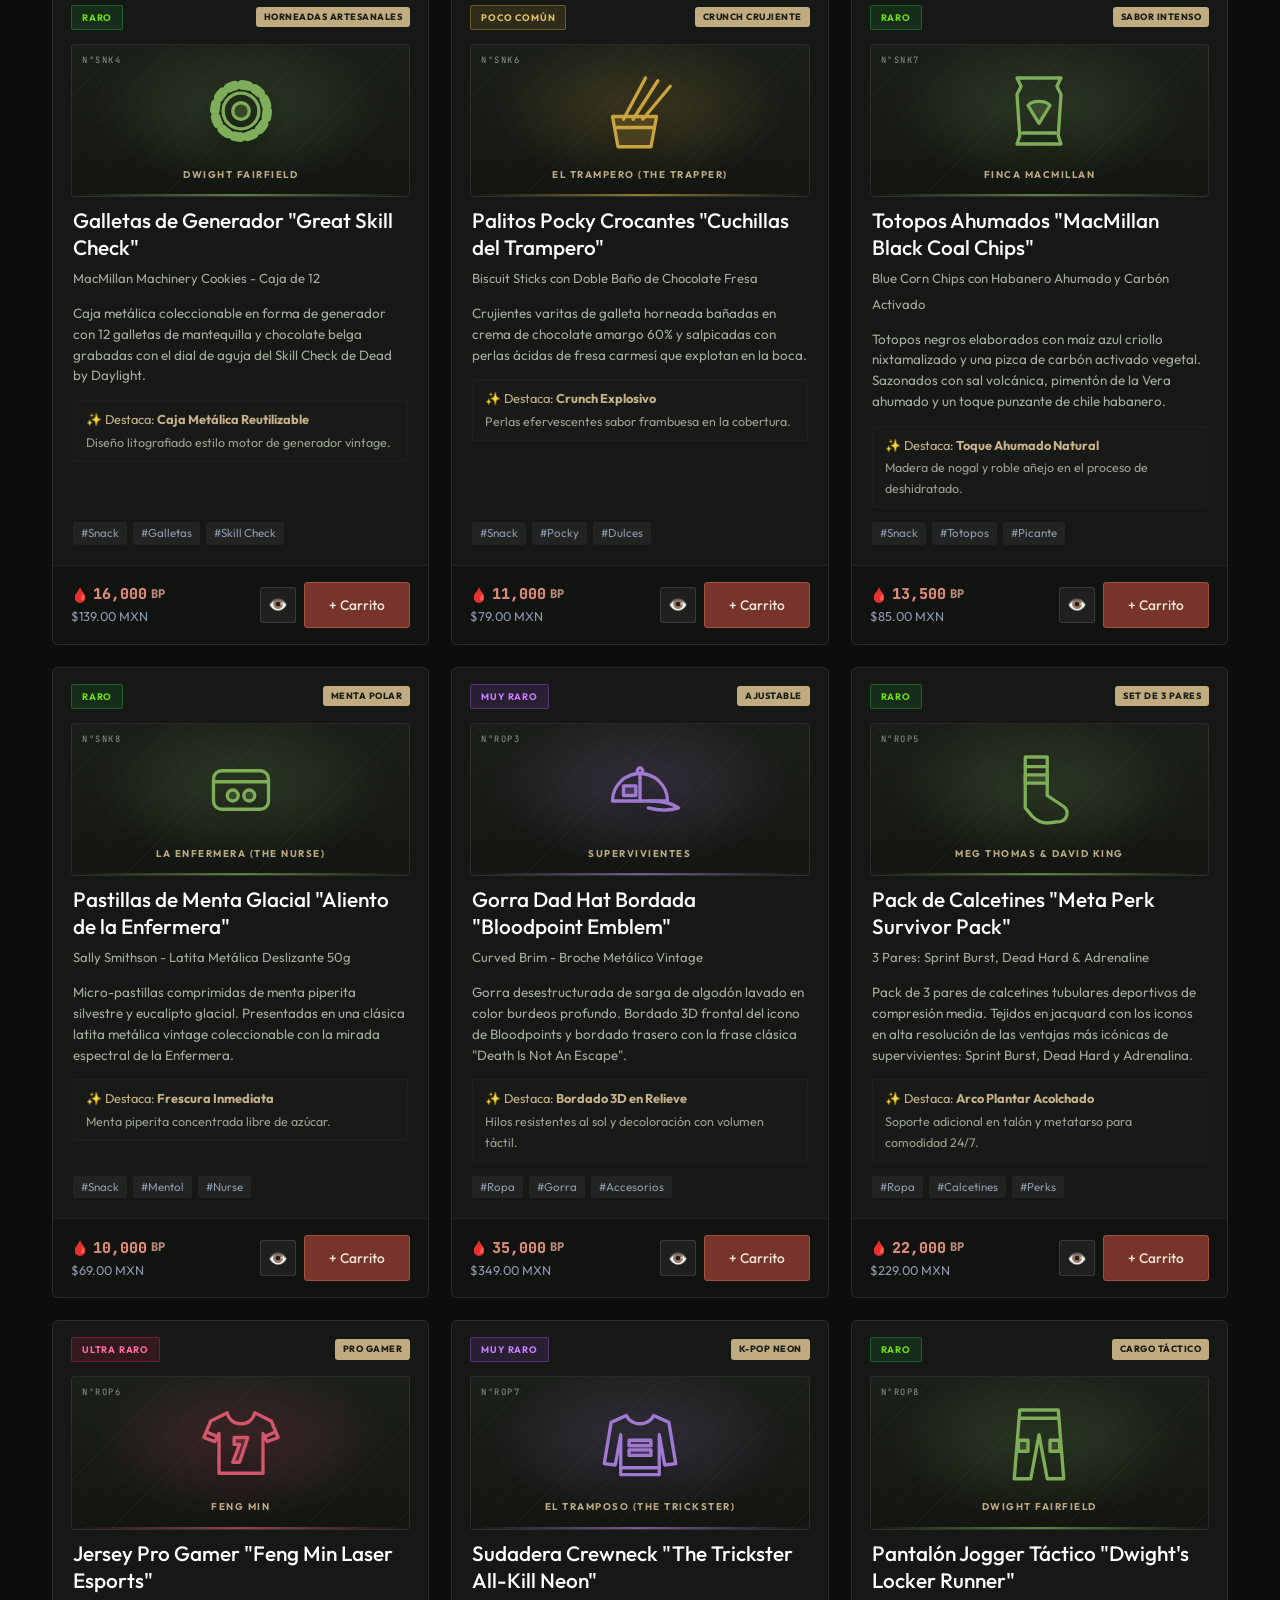
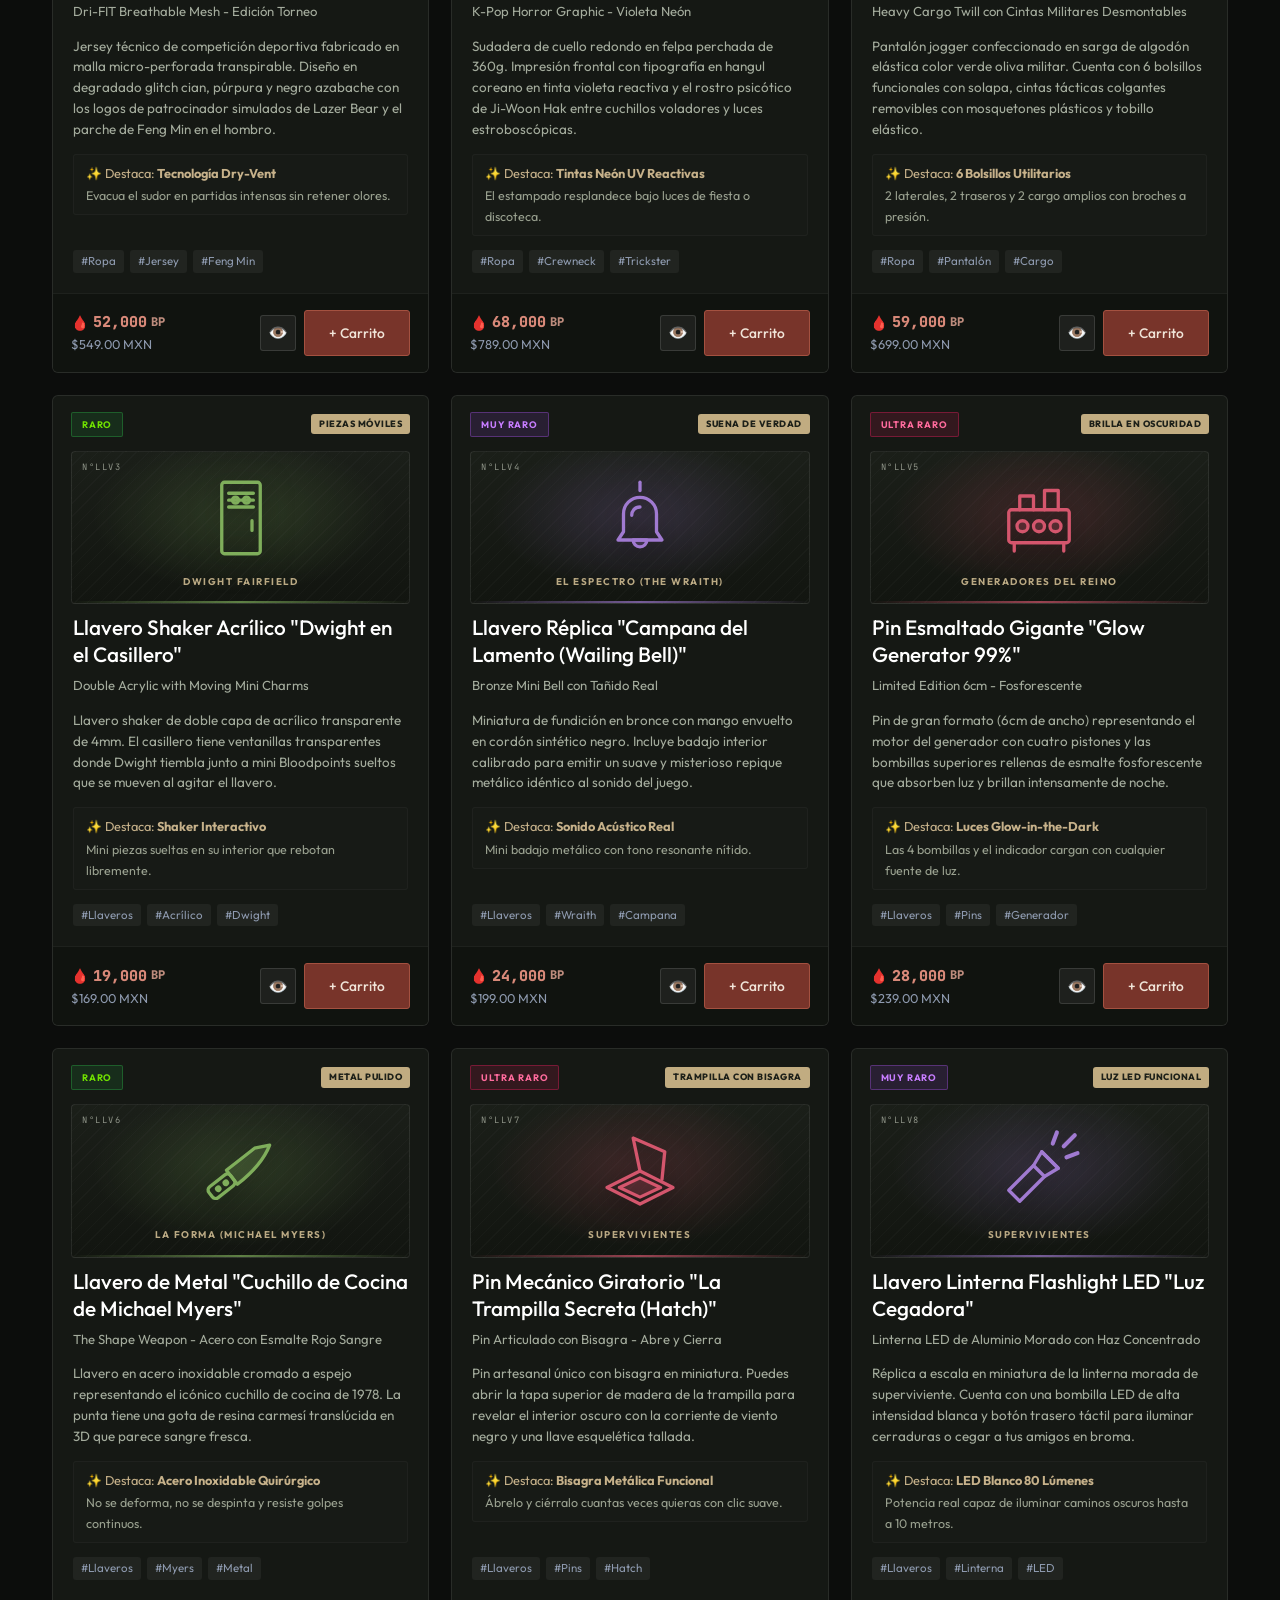
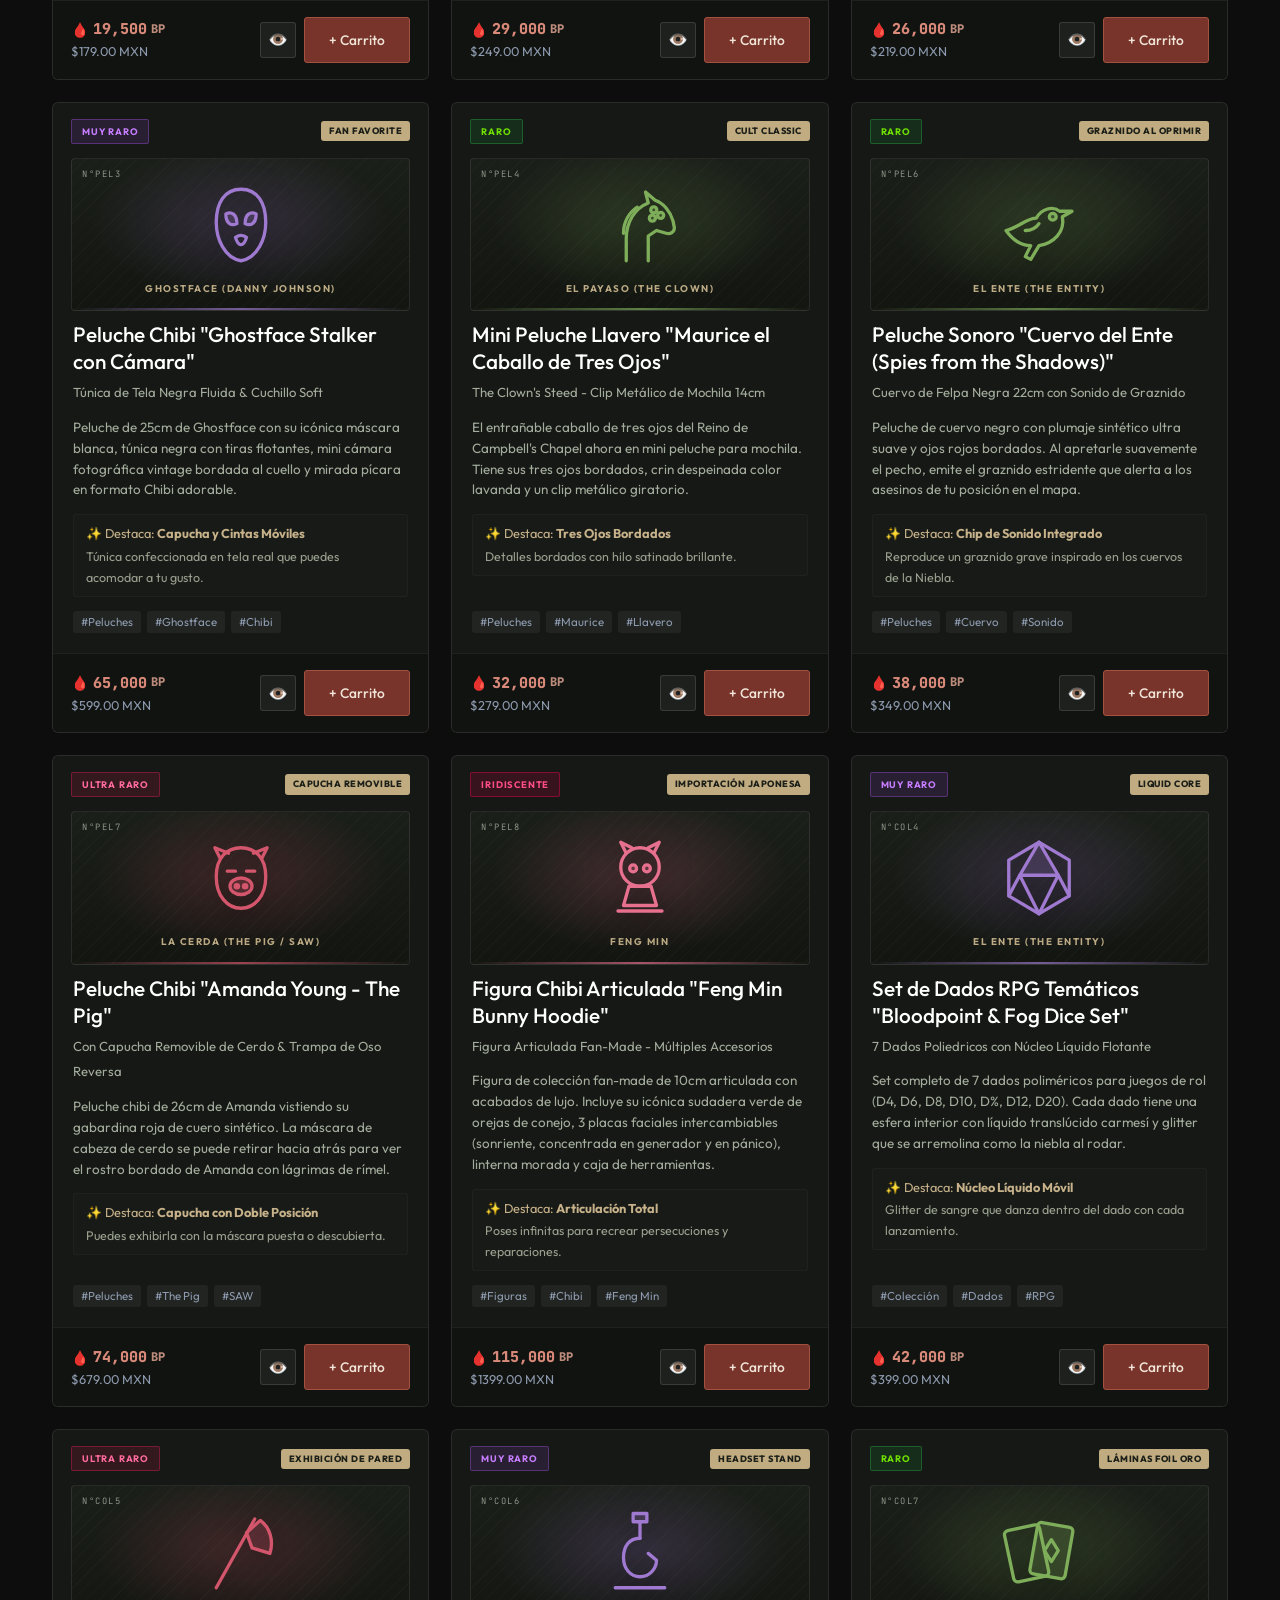
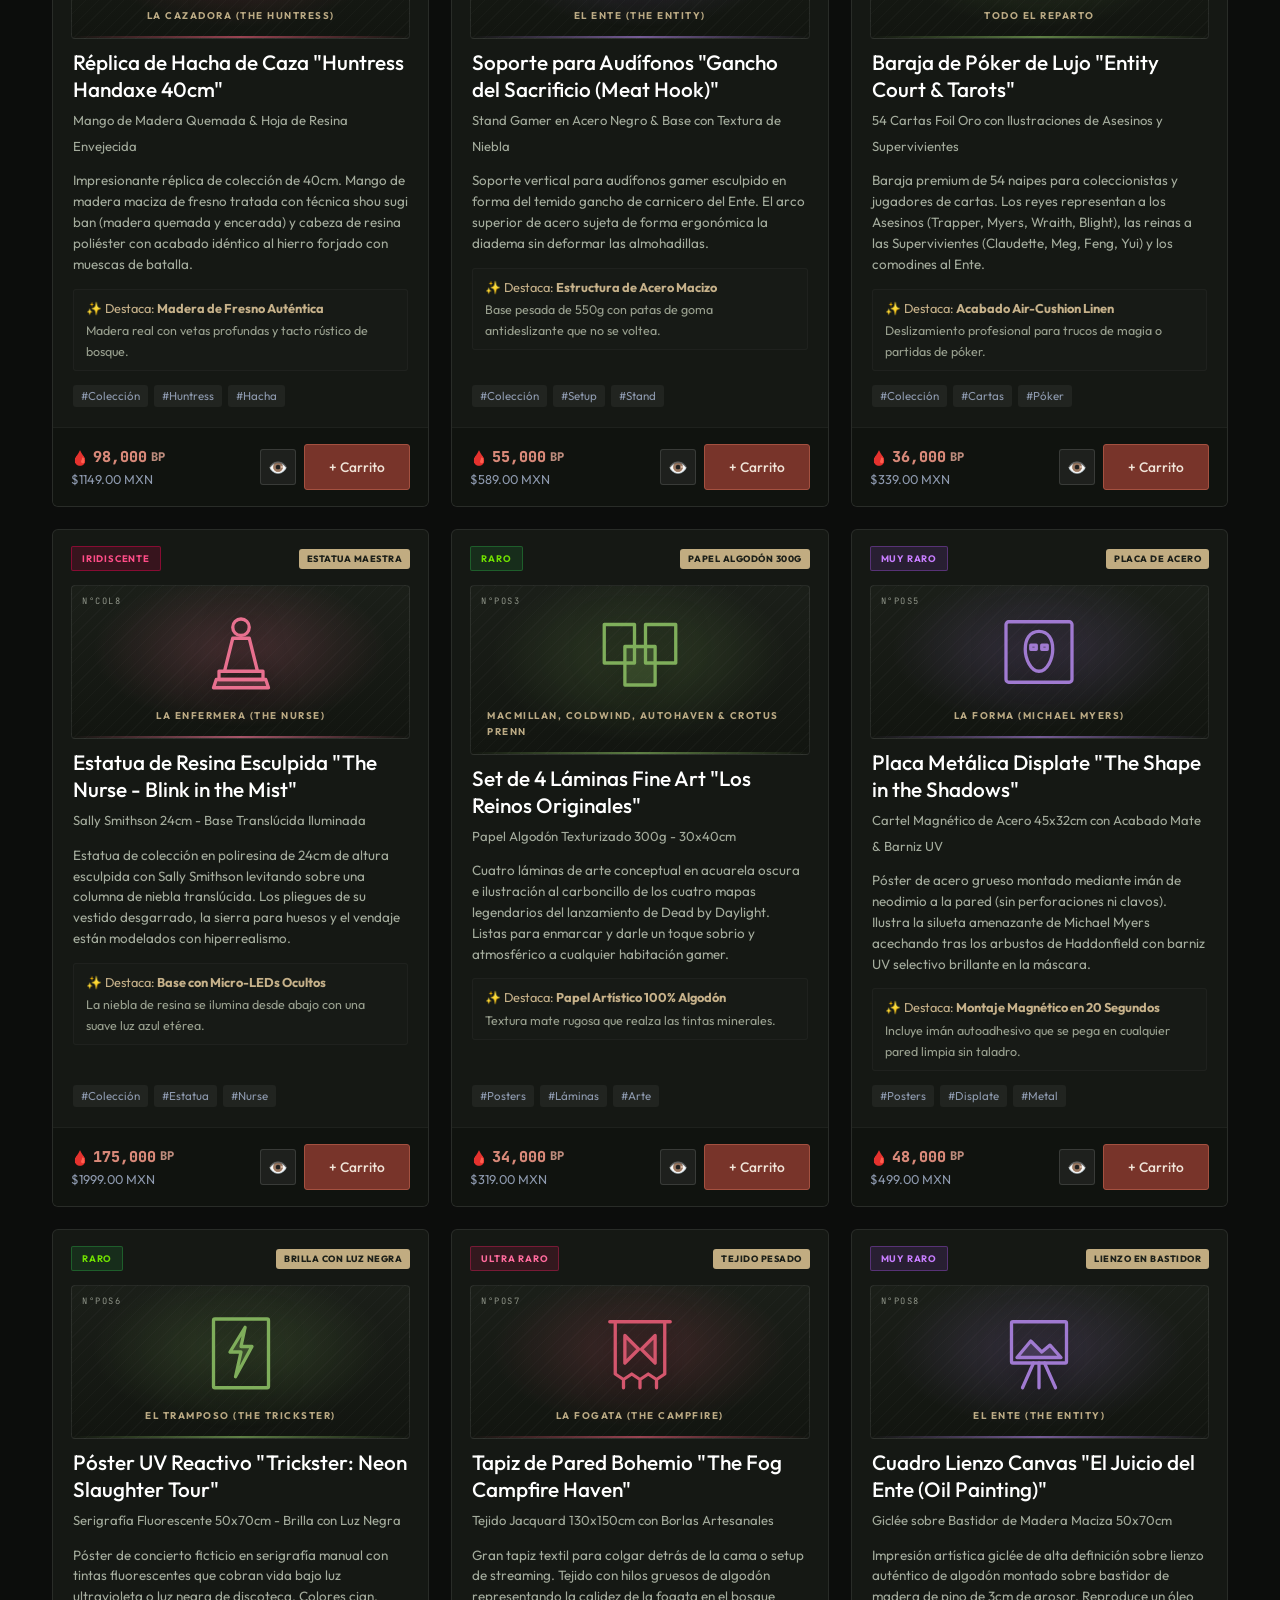
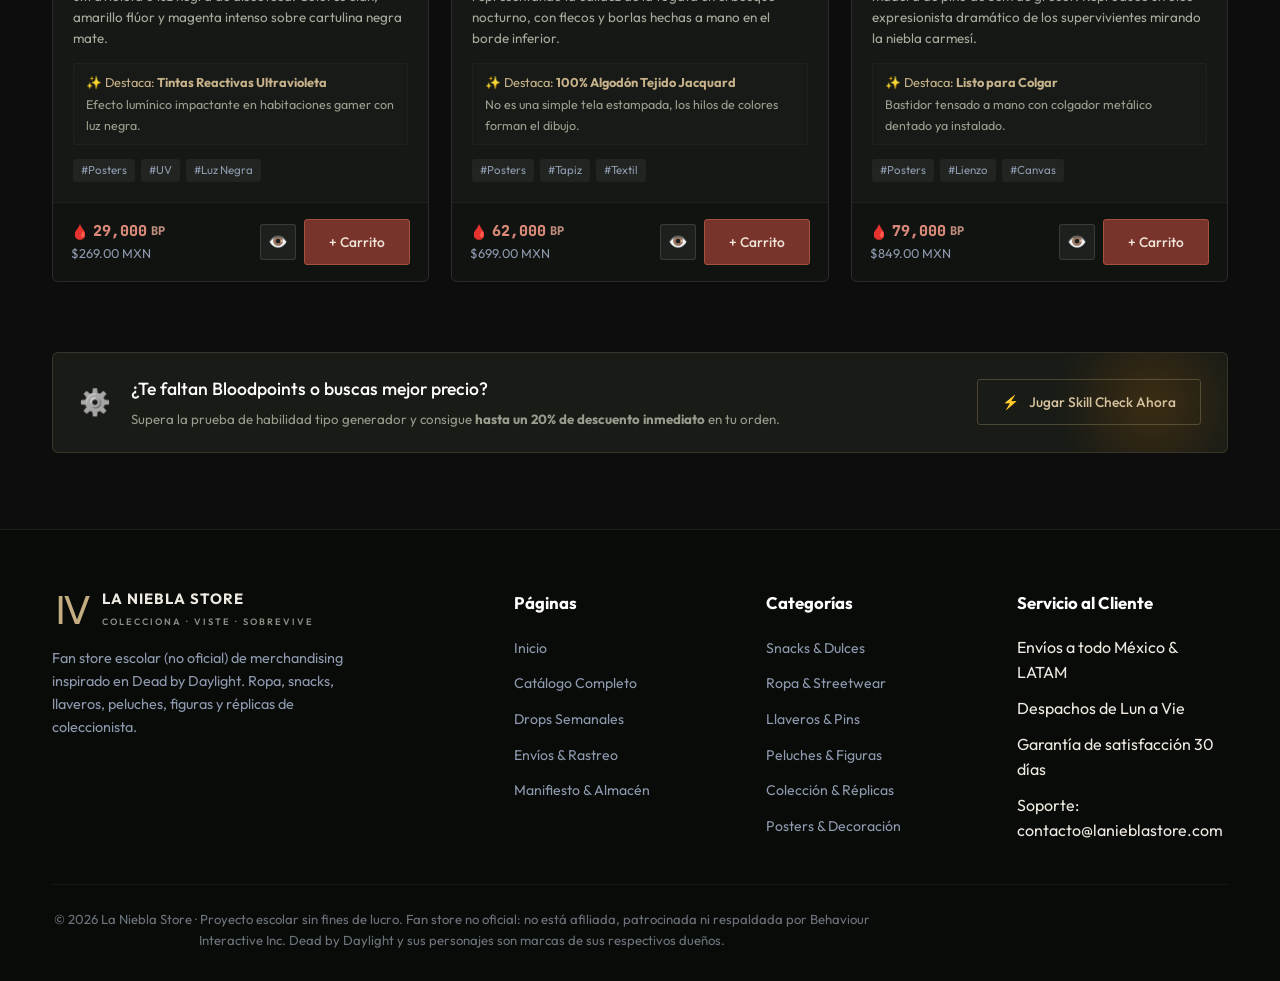
<file: catalogo.html>
<!DOCTYPE html>
<html lang="es">
<head>
  <meta charset="UTF-8">
  <meta name="viewport" content="width=device-width, initial-scale=1.0">
  <title>Catálogo Completo | La Niebla Store - Merch Dead by Daylight</title>
  <meta name="description" content="Explora todo el catálogo de merchandising fan-made inspirado en Dead by Daylight: snacks temáticos, ropa, llaveros, peluches, réplicas y coleccionables.">
  <meta name="keywords" content="Catálogo DBD, Tienda Dead by Daylight, Merch DBD, Ropa DBD, Peluches DBD, Llaveros DBD">

  <!-- Stylesheets -->
  <link rel="stylesheet" href="styles/main.css">
  <link rel="stylesheet" href="styles/components.css">
  <link rel="stylesheet" href="styles/animations.css">
  <link rel="stylesheet" href="styles/theme.css">
  <link rel="stylesheet" href="styles/store.css">
  <link rel="icon" href="data:image/svg+xml,<svg xmlns=%22http://www.w3.org/2000/svg%22 viewBox=%220 0 100 100%22><text y=%22.9em%22 font-size=%2290%22>🩸</text></svg>">
</head>
<body>

  <!-- Ambient Fog & Campfire Embers Simulation Canvas -->
  <canvas id="fogCanvas"></canvas>

  <div class="app-wrapper">

    <!-- SITE HEADER -->
    <header class="site-header">
      <div class="container nav-content">
        <a href="index.html" class="brand-logo" id="brandLogo">
          <div class="brand-icon-wrap">
            <span>🩸</span>
          </div>
          <div class="brand-text-block">
            <span class="brand-title">LA NIEBLA STORE</span>
            <span class="brand-subtitle">Colecciona · Viste · Sobrevive</span>
          </div>
        </a>

        <nav>
          <ul class="nav-links" id="navLinks">
            <li><a href="index.html">Inicio</a></li>
            <li><a href="catalogo.html" class="active">Catálogo</a></li>
            <li><a href="drops.html">Drops & Lealtad</a></li>
            <li><a href="envios.html">Envíos & Rastreo</a></li>
            <li><a href="nosotros.html">Nosotros</a></li>
          </ul>
        </nav>

        <div class="nav-actions">
          <!-- Audio Ambience Toggle -->
          <button class="btn-audio-toggle" id="audioToggleBtn" title="Activar/Desactivar sonido ambiental de la fogata">
            <span class="audio-icon">🔇</span>
            <span class="audio-text">Sonido</span>
          </button>

          <!-- Skill Check Minigame Trigger -->
          <button class="btn-skillcheck-header open-skillcheck-trigger" title="Jugar prueba de habilidad para ganar hasta un 20% de descuento">
            <span>⚙️</span>
            <span class="btn-text">Skill Check (20% OFF)</span>
          </button>

          <!-- Cart Toggle -->
          <button class="btn-cart-toggle" id="cartToggleBtn" aria-label="Ver Carrito de Compras">
            <span>🛒</span>
            <span class="cart-label">Carrito</span>
            <span class="cart-badge" id="cartBadge" style="display: none;">0</span>
          </button>

          <!-- Mobile Toggle -->
          <button class="mobile-nav-toggle" id="mobileNavToggle" aria-label="Abrir menú de navegación">
            ☰
          </button>
        </div>
      </div>
    </header>

    <!-- MOBILE NAVIGATION DRAWER -->
    <div class="mobile-nav-overlay" id="mobileNavOverlay">
      <div class="mobile-nav-drawer" id="mobileNavDrawer">
        <div class="mobile-drawer-header">
          <div class="brand-logo">
            <div class="brand-icon-wrap" style="width:34px; height:34px; font-size:16px;">
              <span>🩸</span>
            </div>
            <span class="brand-title" style="font-size:1rem;">LA NIEBLA STORE</span>
          </div>
          <button class="mobile-drawer-close" id="mobileDrawerClose" aria-label="Cerrar menú">&times;</button>
        </div>
        <ul class="mobile-nav-links-list">
          <li><a href="index.html" class="mobile-nav-link"><span>🏠</span> Inicio</a></li>
          <li><a href="catalogo.html" class="mobile-nav-link active"><span>🛍️</span> Catálogo Completo</a></li>
          <li><a href="catalogo.html?cat=snacks" class="mobile-nav-link"><span>🍿</span> Snacks & Dulces</a></li>
          <li><a href="catalogo.html?cat=ropa" class="mobile-nav-link"><span>👕</span> Ropa & Streetwear</a></li>
          <li><a href="catalogo.html?cat=llaveros" class="mobile-nav-link"><span>🔑</span> Llaveros & Pins</a></li>
          <li><a href="catalogo.html?cat=peluches" class="mobile-nav-link"><span>🧸</span> Peluches & Figuras</a></li>
          <li><a href="catalogo.html?cat=coleccion" class="mobile-nav-link"><span>💎</span> Coleccionables & Réplicas</a></li>
          <li><a href="catalogo.html?cat=posters" class="mobile-nav-link"><span>🖼️</span> Posters & Decoración</a></li>
          <li><a href="drops.html" class="mobile-nav-link"><span>🎁</span> Drops & Lealtad</a></li>
          <li><a href="envios.html" class="mobile-nav-link"><span>📦</span> Envíos & Rastreo</a></li>
          <li><a href="nosotros.html" class="mobile-nav-link"><span>🕯️</span> Manifiesto y Almacén</a></li>
          <li><a href="#" class="mobile-nav-link open-skillcheck-trigger"><span>⚙️</span> Probar Skill Check (20% OFF)</a></li>
        </ul>
      </div>
    </div>

    <main>
      <!-- SUBPAGE HERO -->
      <section class="page-hero-section">
        <div class="container">
          <div class="page-breadcrumbs">
            <a href="index.html">Inicio</a>
            <span class="sep">/</span>
            <span>Catálogo Completo</span>
          </div>
          <h1 class="section-title" style="font-size: clamp(2.2rem, 4vw, 3.4rem); margin-bottom: 8px;">
            Arsenal de la Niebla
          </h1>
          <p class="section-desc" style="max-width: 720px;">
            Explora más de 45 piezas exclusivas divididas en 6 secciones. Snacks de supervivencia, streetwear pesado de 420 GSM, llaveros articulados con resorte real, réplicas 1:1 y figuras para coleccionistas.
          </p>
        </div>
      </section>

      <!-- CATALOG MAIN SECTION -->
      <section class="menu-section" id="catalogo" style="padding-top: 30px;">
        <div class="container">

          <!-- Search & Filter Controls -->
          <div class="menu-controls">
            <div class="search-bar-wrap">
              <span class="search-icon">🔍</span>
              <input type="search" id="menuSearchInput" class="search-input" maxlength="60" aria-label="Buscar producto, personaje o categoría" placeholder="Buscar por personaje, material, categoría o palabra clave (ej. Hoodie, Myers, Pinhead, Pin, Tótem)..." autocomplete="off">
            </div>

            <!-- Categories Tabs -->
            <nav class="category-tabs" id="categoryFilters" aria-label="Filtros del Catálogo">
              <!-- Rendered via JS -->
            </nav>
          </div>

          <!-- Catalog Toolbar: Item Count & Sort Select -->
          <div class="catalog-toolbar">
            <div class="catalog-count-badge" id="catalogCount">
              Mostrando <strong>48</strong> artículos en la niebla
            </div>
            <div class="catalog-sort-wrap">
              <label for="catalogSort" class="catalog-sort-label">Ordenar por:</label>
              <select id="catalogSort" class="catalog-sort-select">
                <option value="featured" selected>Destacados del Ente</option>
                <option value="price-asc">Precio: Menor a Mayor</option>
                <option value="price-desc">Precio: Mayor a Menor</option>
                <option value="rarity">Rareza Iridiscente Primero</option>
                <option value="name-asc">Nombre (A - Z)</option>
              </select>
            </div>
          </div>

          <!-- Product Grid Container -->
          <div class="menu-grid" id="menuGrid">
            <!-- Product Cards Rendered dynamically via app.js -->
          </div>

          <!-- Empty Search State -->
          <div class="menu-empty" id="menuEmptyMessage" style="display: none;">
            <span class="empty-icon">💀</span>
            <h3>Ningún tesoro encontrado en la niebla</h3>
            <p>Intenta buscar con otro término como "hoodie", "peluche", "pin", "trapper", "pinhead" o "gomitas".</p>
          </div>
        </div>
      </section>

      <!-- SKILL CHECK PROMO BANNER -->
      <div class="container" style="margin-top: 40px;">
        <aside class="skillcheck-promo-banner">
          <div class="promo-left">
            <span class="promo-gear-icon">⚙️</span>
            <div class="promo-text">
              <h3>¿Te faltan Bloodpoints o buscas mejor precio?</h3>
              <p>Supera la prueba de habilidad tipo generador y consigue <strong>hasta un 20% de descuento inmediato</strong> en tu orden.</p>
            </div>
          </div>
          <button class="btn-dbd btn-killer open-skillcheck-trigger">
            <span>⚡</span>
            <span class="btn-text">Jugar Skill Check Ahora</span>
          </button>
        </aside>
      </div>

    </main>

    <!-- FOOTER -->
    <footer class="site-footer">
      <div class="container">
        <div class="footer-grid">
          <div class="footer-brand">
            <div class="brand-logo">
              <div class="brand-icon-wrap">
                <span>🩸</span>
              </div>
              <div>
                <span class="brand-title">LA NIEBLA STORE</span>
                <span class="brand-subtitle">Colecciona · Viste · Sobrevive</span>
              </div>
            </div>
            <p>
              Fan store escolar (no oficial) de merchandising inspirado en Dead by Daylight. Ropa, snacks, llaveros, peluches, figuras y réplicas de coleccionista.
            </p>
          </div>

          <div class="footer-col">
            <h4>Páginas</h4>
            <ul>
              <li><a href="index.html">Inicio</a></li>
              <li><a href="catalogo.html">Catálogo Completo</a></li>
              <li><a href="drops.html">Drops Semanales</a></li>
              <li><a href="envios.html">Envíos & Rastreo</a></li>
              <li><a href="nosotros.html">Manifiesto & Almacén</a></li>
            </ul>
          </div>

          <div class="footer-col">
            <h4>Categorías</h4>
            <ul>
              <li><a href="catalogo.html?cat=snacks">Snacks & Dulces</a></li>
              <li><a href="catalogo.html?cat=ropa">Ropa & Streetwear</a></li>
              <li><a href="catalogo.html?cat=llaveros">Llaveros & Pins</a></li>
              <li><a href="catalogo.html?cat=peluches">Peluches & Figuras</a></li>
              <li><a href="catalogo.html?cat=coleccion">Colección & Réplicas</a></li>
              <li><a href="catalogo.html?cat=posters">Posters & Decoración</a></li>
            </ul>
          </div>

          <div class="footer-col">
            <h4>Servicio al Cliente</h4>
            <ul>
              <li>Envíos a todo México & LATAM</li>
              <li>Despachos de Lun a Vie</li>
              <li>Garantía de satisfacción 30 días</li>
              <li>Soporte: contacto@lanieblastore.com</li>
            </ul>
          </div>
        </div>

        <div class="footer-bottom">
          <p>© 2026 La Niebla Store · Proyecto escolar sin fines de lucro. Fan store no oficial: no está afiliada, patrocinada ni respaldada por Behaviour Interactive Inc. Dead by Daylight y sus personajes son marcas de sus respectivos dueños.</p>
        </div>
      </div>
    </footer>

  </div>

  <!-- ==========================================================================
       MODALS & DRAWERS
       ========================================================================== -->

  <!-- 1. PRODUCT DETAIL MODAL -->
  <div class="modal-backdrop" id="dishDetailModal">
    <div class="modal-card">
      <button class="modal-close" id="modalDishClose" aria-label="Cerrar modal">&times;</button>
      <div class="modal-hero-visual">
        <span class="modal-dish-emoji" id="modalDishIcon">📦</span>
        <span class="rarity-pill" id="modalDishRarity">💎 Iridiscente</span>
      </div>
      <div class="modal-body">
        <h3 class="modal-title" id="modalDishName">Nombre del Producto</h3>
        <div class="modal-sub" id="modalDishSub">Personaje • Subtítulo</div>
        
        <p class="modal-desc" id="modalDishDesc">Descripción completa del producto...</p>

        <blockquote class="modal-lore" id="modalDishLore">"Cita del Ente o personaje..."</blockquote>

        <h4 class="modal-section-title">Especificaciones y Materiales</h4>
        <div class="modal-ingredients-grid" id="modalDishIngredients">
          <!-- Rendered via JS -->
        </div>

        <h4 class="modal-section-title">Características Especiales</h4>
        <div class="modal-perks-list" id="modalDishPerks">
          <!-- Rendered via JS -->
        </div>

        <div class="modal-order-ctrls">
          <div class="form-group">
            <label for="modalDishNotes">Notas para tu pedido (opcional):</label>
            <textarea id="modalDishNotes" class="notes-input" placeholder="Ej. Talla L para la hoodie, envolver para regalo gamer, etc..."></textarea>
          </div>

          <div class="modal-action-row">
            <div class="modal-qty-selector">
              <button class="qty-btn" id="modalQtyMinus">-</button>
              <input type="text" id="modalDishQty" class="qty-input" value="1" readonly>
              <button class="qty-btn" id="modalQtyPlus">+</button>
            </div>

            <div class="price-display">
              <div class="bp-price" id="modalDishBP">45,000 BP</div>
              <div class="money-price" id="modalDishMoney">$489.00 MXN</div>
            </div>

            <button class="btn-dbd btn-killer" id="modalAddToCartBtn">
              <span>🛒</span>
              <span class="btn-text">Añadir al Carrito</span>
            </button>
          </div>
        </div>
      </div>
    </div>
  </div>

  <!-- 2. CART DRAWER -->
  <div class="cart-drawer-backdrop" id="cartBackdrop"></div>
  <aside class="cart-drawer" id="cartDrawer" aria-label="Carrito de compras">
    <div class="cart-drawer-header">
      <h3 class="cart-drawer-title">
        <span>🛒</span> Tu Carrito de Botín (<span id="cartItemsCount">0 artículos</span>)
      </h3>
      <button class="cart-close-btn" id="cartCloseBtn" aria-label="Cerrar carrito">&times;</button>
    </div>

    <div class="cart-items-container" id="cartItemsList">
      <!-- Items dynamically injected -->
    </div>

    <div class="cart-empty-state" id="cartEmptyState">
      <span class="cart-empty-icon">🎒</span>
      <h4>Tu carrito está vacío</h4>
      <p>Explora el catálogo y añade snacks, ropa o coleccionables a tu orden.</p>
      <a href="catalogo.html" class="btn-dbd btn-ghost" onclick="window.dbdApp.cart.closeDrawer()">
        <span>🔍</span> Ver Catálogo
      </a>
    </div>

    <div class="cart-drawer-footer" id="cartFooter" style="display: none;">
      <div class="coupon-section">
        <input type="text" id="cartCouponInput" class="coupon-input" placeholder="Código de descuento (ej. HEX:RUIN20)" autocomplete="off">
        <button class="btn-coupon" id="cartApplyCouponBtn">Aplicar</button>
      </div>

      <div class="cart-summary-rows">
        <div class="summary-row">
          <span>Equivalente en Bloodpoints:</span>
          <span id="cartSubtotalBP">0 BP</span>
        </div>
        <div class="summary-row" id="cartDiscountRow" style="display: none; color: #ff9100;">
          <span>Descuento de la Niebla:</span>
          <span id="cartDiscountAmount">-0%</span>
        </div>
        <div class="summary-row total">
          <span>Total a Pagar:</span>
          <span id="cartTotalMoney">$0.00 MXN</span>
        </div>
      </div>

      <button class="btn-dbd btn-killer btn-checkout" id="cartCheckoutBtn">
        <span>🔥</span>
        <span class="btn-text">Proceder al Pago / Ordenar</span>
      </button>
    </div>
  </aside>

  <!-- 3. SKILL CHECK CONTAINER -->
  <div id="skillCheckContainer">
    <!-- Populated by SkillCheckGame -->
  </div>

  <!-- 4. ORDER CONFIRMATION MODAL -->
  <div class="modal-backdrop" id="orderConfirmationModal">
    <div class="modal-card" style="max-width: 520px; text-align: center; padding: 30px;">
      <button class="modal-close" id="orderConfirmationClose">&times;</button>
      <span style="font-size: 3.5rem; display: block; margin-bottom: 12px;">🩸</span>
      <h3 style="font-family: var(--font-display); font-size: 1.4rem; color: #fff; margin-bottom: 6px;">¡Orden Recibida en la Niebla!</h3>
      <p style="color: #8e9aaf; font-size: 0.9rem; margin-bottom: 20px;">Pedido simulado registrado (proyecto escolar: no se realizó ningún cobro). Guarda tu código para consultarlo en Envíos &amp; Rastreo.</p>

      <div class="res-ticket">
        <div class="res-ticket-header">
          <span>CÓDIGO DE RASTREO: <strong id="receiptOrderCode">DBD-MERCH-000000</strong></span>
        </div>
        <div id="receiptItemsList" style="margin-bottom: 12px; display: flex; flex-direction: column; gap: 6px; font-size: 0.85rem; color: #c9d1d9;"></div>
        <div style="border-top: 1px dashed rgba(255,255,255,0.1); padding-top: 10px; display: flex; justify-content: space-between; font-weight: 700; color: #ff4d6d;">
          <span>Bloodpoints Acumulados:</span>
          <span id="receiptTotalBP">0 BP</span>
        </div>
        <div style="display: flex; justify-content: space-between; font-weight: 800; font-size: 1.1rem; color: #fff; margin-top: 4px;">
          <span>Total de la Orden:</span>
          <span id="receiptTotalMoney">$0.00 MXN</span>
        </div>
      </div>

      <button class="btn-dbd btn-survivor" style="width: 100%;" onclick="document.getElementById('orderConfirmationModal').classList.remove('active')">
        <span>✅</span> ¡Excelente, a esperar el botín!
      </button>
    </div>
  </div>

  <!-- Main JavaScript App (ES Modules) -->
  <script type="module" src="scripts/app.js"></script>

</body>
</html>
</file>
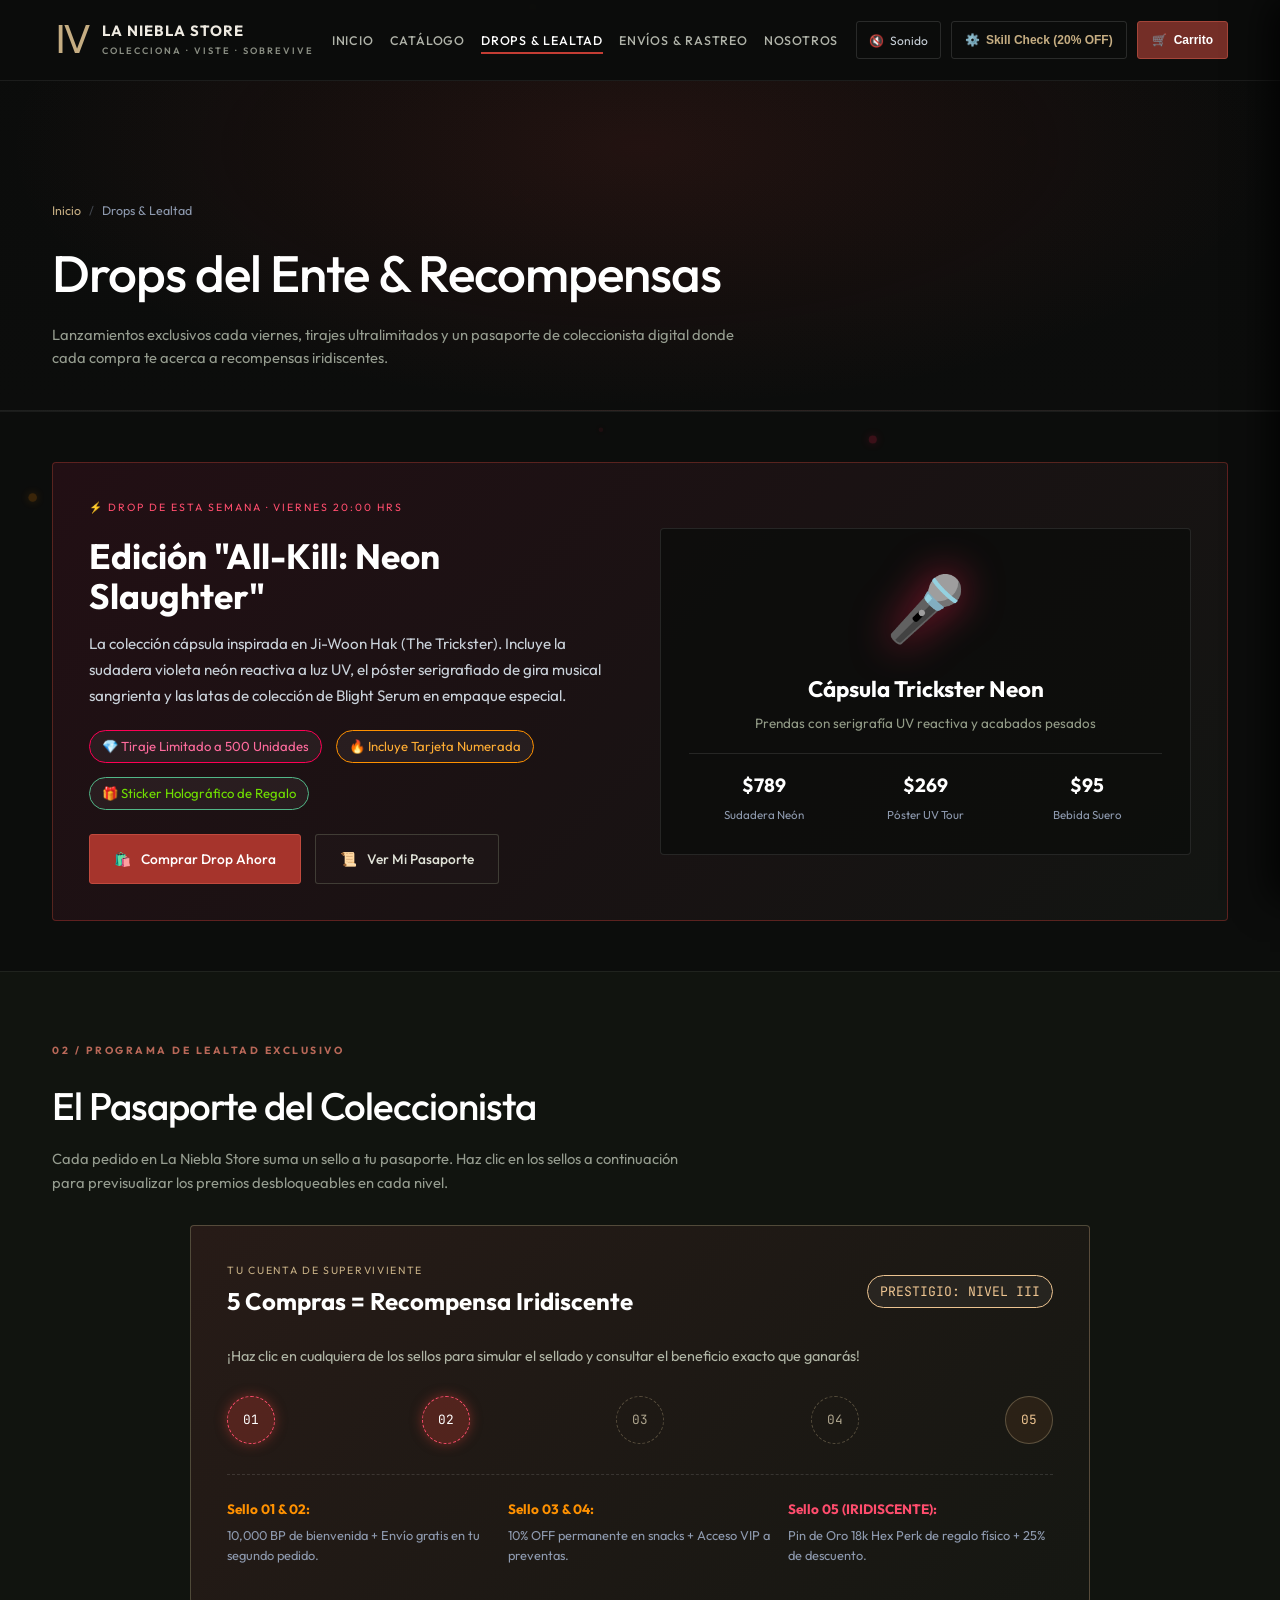
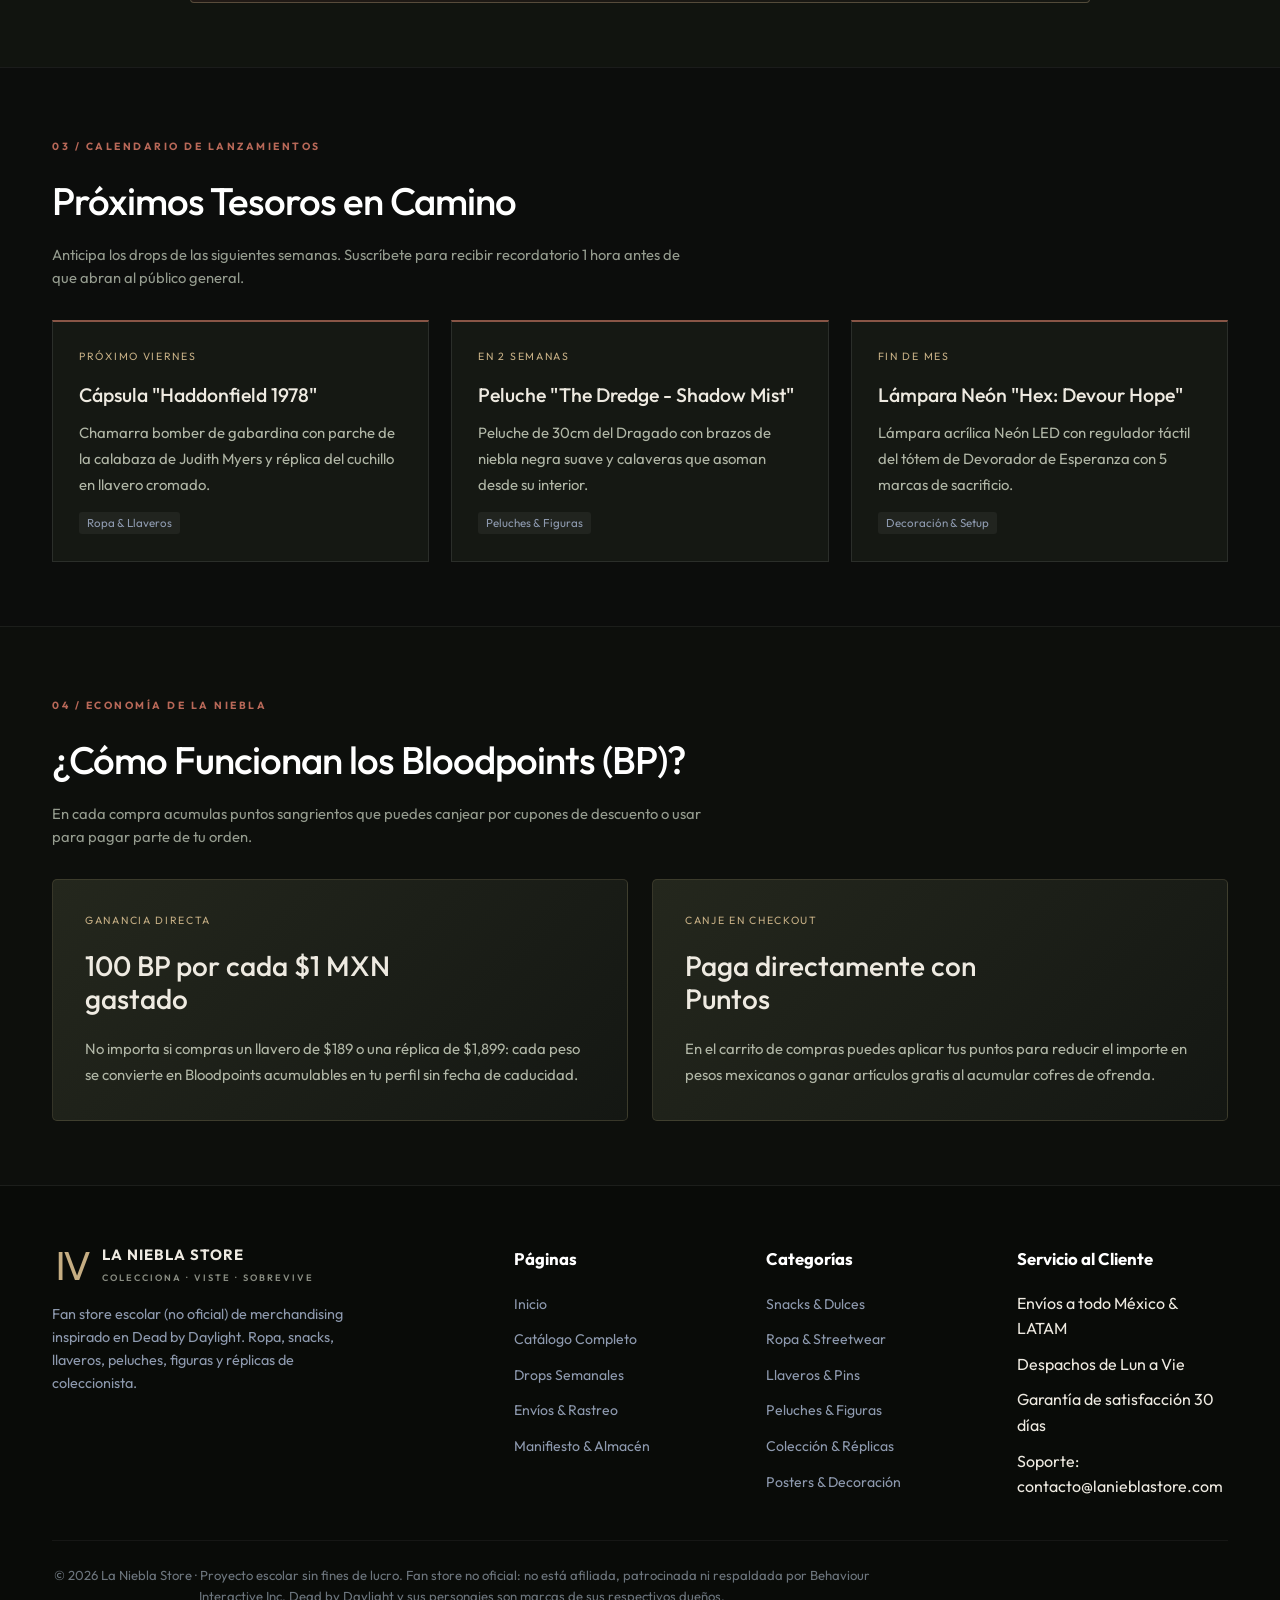
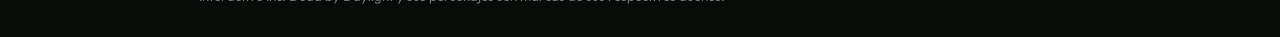
<file: drops.html>
<!DOCTYPE html>
<html lang="es">
<head>
  <meta charset="UTF-8">
  <meta name="viewport" content="width=device-width, initial-scale=1.0">
  <title>Drops & Lealtad | La Niebla Store - Dead by Daylight</title>
  <meta name="description" content="Drops semanales exclusivos y Pasaporte de Coleccionista de Dead by Daylight. Reúne sellos, acumula Bloodpoints y desbloquea pines dorados y preventas secretas.">
  <meta name="keywords" content="Drops DBD, Lealtad DBD, Pasaporte Coleccionista, Bloodpoints, Dead by Daylight Merch">

  <!-- Stylesheets -->
  <link rel="stylesheet" href="styles/main.css">
  <link rel="stylesheet" href="styles/components.css">
  <link rel="stylesheet" href="styles/animations.css">
  <link rel="stylesheet" href="styles/theme.css">
  <link rel="stylesheet" href="styles/store.css">
  <link rel="icon" href="data:image/svg+xml,<svg xmlns=%22http://www.w3.org/2000/svg%22 viewBox=%220 0 100 100%22><text y=%22.9em%22 font-size=%2290%22>🩸</text></svg>">
</head>
<body>

  <!-- Ambient Fog & Campfire Embers Simulation Canvas -->
  <canvas id="fogCanvas"></canvas>

  <div class="app-wrapper">

    <!-- SITE HEADER -->
    <header class="site-header">
      <div class="container nav-content">
        <a href="index.html" class="brand-logo" id="brandLogo">
          <div class="brand-icon-wrap">
            <span>🩸</span>
          </div>
          <div class="brand-text-block">
            <span class="brand-title">LA NIEBLA STORE</span>
            <span class="brand-subtitle">Colecciona · Viste · Sobrevive</span>
          </div>
        </a>

        <nav>
          <ul class="nav-links" id="navLinks">
            <li><a href="index.html">Inicio</a></li>
            <li><a href="catalogo.html">Catálogo</a></li>
            <li><a href="drops.html" class="active">Drops & Lealtad</a></li>
            <li><a href="envios.html">Envíos & Rastreo</a></li>
            <li><a href="nosotros.html">Nosotros</a></li>
          </ul>
        </nav>

        <div class="nav-actions">
          <!-- Audio Ambience Toggle -->
          <button class="btn-audio-toggle" id="audioToggleBtn" title="Activar/Desactivar sonido ambiental de la fogata">
            <span class="audio-icon">🔇</span>
            <span class="audio-text">Sonido</span>
          </button>

          <!-- Skill Check Minigame Trigger -->
          <button class="btn-skillcheck-header open-skillcheck-trigger" title="Jugar prueba de habilidad para ganar hasta un 20% de descuento">
            <span>⚙️</span>
            <span class="btn-text">Skill Check (20% OFF)</span>
          </button>

          <!-- Cart Toggle -->
          <button class="btn-cart-toggle" id="cartToggleBtn" aria-label="Ver Carrito de Compras">
            <span>🛒</span>
            <span class="cart-label">Carrito</span>
            <span class="cart-badge" id="cartBadge" style="display: none;">0</span>
          </button>

          <!-- Mobile Toggle -->
          <button class="mobile-nav-toggle" id="mobileNavToggle" aria-label="Abrir menú de navegación">
            ☰
          </button>
        </div>
      </div>
    </header>

    <!-- MOBILE NAVIGATION DRAWER -->
    <div class="mobile-nav-overlay" id="mobileNavOverlay">
      <div class="mobile-nav-drawer" id="mobileNavDrawer">
        <div class="mobile-drawer-header">
          <div class="brand-logo">
            <div class="brand-icon-wrap" style="width:34px; height:34px; font-size:16px;">
              <span>🩸</span>
            </div>
            <span class="brand-title" style="font-size:1rem;">LA NIEBLA STORE</span>
          </div>
          <button class="mobile-drawer-close" id="mobileDrawerClose" aria-label="Cerrar menú">&times;</button>
        </div>
        <ul class="mobile-nav-links-list">
          <li><a href="index.html" class="mobile-nav-link"><span>🏠</span> Inicio</a></li>
          <li><a href="catalogo.html" class="mobile-nav-link"><span>🛍️</span> Catálogo Completo</a></li>
          <li><a href="drops.html" class="mobile-nav-link active"><span>🎁</span> Drops & Lealtad</a></li>
          <li><a href="envios.html" class="mobile-nav-link"><span>📦</span> Envíos & Rastreo</a></li>
          <li><a href="nosotros.html" class="mobile-nav-link"><span>🕯️</span> Manifiesto y Almacén</a></li>
          <li><a href="#" class="mobile-nav-link open-skillcheck-trigger"><span>⚙️</span> Probar Skill Check (20% OFF)</a></li>
        </ul>
      </div>
    </div>

    <main>
      <!-- SUBPAGE HERO -->
      <section class="page-hero-section">
        <div class="container">
          <div class="page-breadcrumbs">
            <a href="index.html">Inicio</a>
            <span class="sep">/</span>
            <span>Drops & Lealtad</span>
          </div>
          <h1 class="section-title" style="font-size: clamp(2.2rem, 4vw, 3.4rem); margin-bottom: 8px;">
            Drops del Ente & Recompensas
          </h1>
          <p class="section-desc" style="max-width: 700px;">
            Lanzamientos exclusivos cada viernes, tirajes ultralimitados y un pasaporte de coleccionista digital donde cada compra te acerca a recompensas iridiscentes.
          </p>
        </div>
      </section>

      <!-- ACTIVE DROP SPOTLIGHT -->
      <section class="business-section" style="padding: 50px 0;">
        <div class="container">
          <div style="background: linear-gradient(135deg, #220f14, #121512); border: 1px solid #c43d3460; border-radius: var(--radius-md); padding: 36px; display: grid; grid-template-columns: 1fr 1fr; gap: 40px; align-items: center;" class="service-layout">
            <div>
              <span class="benefit-kicker" style="color: #ff4d6d; letter-spacing: 2px;">⚡ DROP DE ESTA SEMANA · VIERNES 20:00 HRS</span>
              <h2 style="font-size: 2.2rem; font-weight: 700; color: #fff; margin-bottom: 14px; line-height: 1.15;">
                Edición "All-Kill: Neon Slaughter"
              </h2>
              <p style="color: #c9d1d9; font-size: 0.95rem; line-height: 1.7; margin-bottom: 22px;">
                La colección cápsula inspirada en Ji-Woon Hak (The Trickster). Incluye la sudadera violeta neón reactiva a luz UV, el póster serigrafiado de gira musical sangrienta y las latas de colección de Blight Serum en empaque especial.
              </p>
              <div style="display: flex; gap: 14px; flex-wrap: wrap; margin-bottom: 24px;">
                <span class="ingredient-badge" style="border-color: #ff0055; color: #ff6b9d;">💎 Tiraje Limitado a 500 Unidades</span>
                <span class="ingredient-badge" style="border-color: #ff9100; color: #ffad33;">🔥 Incluye Tarjeta Numerada</span>
                <span class="ingredient-badge" style="border-color: #52b788; color: #70e000;">🎁 Sticker Holográfico de Regalo</span>
              </div>
              <div style="display: flex; gap: 14px;">
                <a href="catalogo.html?cat=ropa" class="btn-dbd btn-killer">
                  <span>🛍️</span> Comprar Drop Ahora
                </a>
                <a href="#pasaporte" class="btn-dbd btn-survivor">
                  <span>📜</span> Ver Mi Pasaporte
                </a>
              </div>
            </div>

            <div style="background: rgba(12, 14, 12, 0.85); border: 1px solid rgba(255, 255, 255, 0.1); border-radius: var(--radius-md); padding: 28px; text-align: center;">
              <span style="font-size: 4rem; display: block; margin-bottom: 12px; filter: drop-shadow(0 0 20px rgba(255, 32, 78, 0.6));">🎤</span>
              <h3 style="font-size: 1.4rem; color: #fff; margin-bottom: 6px;">Cápsula Trickster Neon</h3>
              <p style="color: #929b87; font-size: 0.84rem; margin-bottom: 18px;">Prendas con serigrafía UV reactiva y acabados pesados</p>
              <div style="display: grid; grid-template-columns: repeat(3, 1fr); gap: 12px; border-top: 1px solid rgba(255, 255, 255, 0.1); padding-top: 16px;">
                <div>
                  <strong style="color: #fff; font-size: 1.2rem; display: block;">$789</strong>
                  <span style="color: #8e9aaf; font-size: 0.72rem;">Sudadera Neón</span>
                </div>
                <div>
                  <strong style="color: #fff; font-size: 1.2rem; display: block;">$269</strong>
                  <span style="color: #8e9aaf; font-size: 0.72rem;">Póster UV Tour</span>
                </div>
                <div>
                  <strong style="color: #fff; font-size: 1.2rem; display: block;">$95</strong>
                  <span style="color: #8e9aaf; font-size: 0.72rem;">Bebida Suero</span>
                </div>
              </div>
            </div>
          </div>
        </div>
      </section>

      <!-- INTERACTIVE PASSPORT SECTION -->
      <section class="business-section" id="pasaporte" style="background: #11140f;">
        <div class="container">
          <header class="section-header">
            <span class="section-tag">02 / PROGRAMA DE LEALTAD EXCLUSIVO</span>
            <h2 class="section-title">El Pasaporte del Coleccionista</h2>
            <p class="section-desc">
              Cada pedido en La Niebla Store suma un sello a tu pasaporte. Haz clic en los sellos a continuación para previsualizar los premios desbloqueables en cada nivel.
            </p>
          </header>

          <div style="background: linear-gradient(135deg, #271b17, #151712); border: 1px solid #ac9c7860; border-radius: var(--radius-md); padding: 36px; max-width: 900px; margin: 0 auto;">
            <div style="display: flex; justify-content: space-between; align-items: center; margin-bottom: 24px; flex-wrap: wrap; gap: 14px;">
              <div>
                <span class="benefit-kicker" style="margin-bottom: 4px;">TU CUENTA DE SUPERVIVIENTE</span>
                <h3 style="font-size: 1.5rem; color: #fff; margin: 0;">5 Compras = Recompensa Iridiscente</h3>
              </div>
              <span class="ingredient-badge" style="border-color: #edc491; color: #edc491; font-family: var(--font-mono);">
                PRESTIGIO: NIVEL III
              </span>
            </div>

            <p style="color: #b0b6a6; font-size: 0.9rem; margin-bottom: 28px;">
              ¡Haz clic en cualquiera de los sellos para simular el sellado y consultar el beneficio exacto que ganarás!
            </p>

            <!-- Interactive Stamp Circles -->
            <div class="passport-stamps" style="display: flex; justify-content: space-between; gap: 14px; margin-bottom: 30px;">
              <span class="interactive-stamp stamped" title="Clic para consultar">01</span>
              <span class="interactive-stamp stamped" title="Clic para consultar">02</span>
              <span class="interactive-stamp" title="Clic para consultar">03</span>
              <span class="interactive-stamp" title="Clic para consultar">04</span>
              <span class="interactive-stamp" title="Clic para consultar">05</span>
            </div>

            <div style="display: grid; grid-template-columns: repeat(auto-fit, minmax(220px, 1fr)); gap: 16px; border-top: 1px dashed rgba(255, 255, 255, 0.12); padding-top: 24px;">
              <div>
                <strong style="color: #ff9100; font-size: 0.85rem; display: block; margin-bottom: 4px;">Sello 01 & 02:</strong>
                <p style="color: #8e9aaf; font-size: 0.8rem; margin: 0;">10,000 BP de bienvenida + Envío gratis en tu segundo pedido.</p>
              </div>
              <div>
                <strong style="color: #ff9100; font-size: 0.85rem; display: block; margin-bottom: 4px;">Sello 03 & 04:</strong>
                <p style="color: #8e9aaf; font-size: 0.8rem; margin: 0;">10% OFF permanente en snacks + Acceso VIP a preventas.</p>
              </div>
              <div>
                <strong style="color: #ff4d6d; font-size: 0.85rem; display: block; margin-bottom: 4px;">Sello 05 (IRIDISCENTE):</strong>
                <p style="color: #8e9aaf; font-size: 0.8rem; margin: 0;">Pin de Oro 18k Hex Perk de regalo físico + 25% de descuento.</p>
              </div>
            </div>
          </div>
        </div>
      </section>

      <!-- UPCOMING DROPS CALENDAR -->
      <section class="business-section">
        <div class="container">
          <header class="section-header">
            <span class="section-tag">03 / CALENDARIO DE LANZAMIENTOS</span>
            <h2 class="section-title">Próximos Tesoros en Camino</h2>
            <p class="section-desc">Anticipa los drops de las siguientes semanas. Suscríbete para recibir recordatorio 1 hora antes de que abran al público general.</p>
          </header>

          <div class="daypart-grid">
            <article>
              <span class="benefit-kicker">PRÓXIMO VIERNES</span>
              <h3>Cápsula "Haddonfield 1978"</h3>
              <p>Chamarra bomber de gabardina con parche de la calabaza de Judith Myers y réplica del cuchillo en llavero cromado.</p>
              <span class="mini-tag" style="margin-top: 14px; display: inline-block;">Ropa & Llaveros</span>
            </article>

            <article>
              <span class="benefit-kicker">EN 2 SEMANAS</span>
              <h3>Peluche "The Dredge - Shadow Mist"</h3>
              <p>Peluche de 30cm del Dragado con brazos de niebla negra suave y calaveras que asoman desde su interior.</p>
              <span class="mini-tag" style="margin-top: 14px; display: inline-block;">Peluches & Figuras</span>
            </article>

            <article>
              <span class="benefit-kicker">FIN DE MES</span>
              <h3>Lámpara Neón "Hex: Devour Hope"</h3>
              <p>Lámpara acrílica Neón LED con regulador táctil del tótem de Devorador de Esperanza con 5 marcas de sacrificio.</p>
              <span class="mini-tag" style="margin-top: 14px; display: inline-block;">Decoración & Setup</span>
            </article>
          </div>
        </div>
      </section>

      <!-- BLOODPOINTS EXPLAINER SECTION -->
      <section class="business-section" style="background: #0d0f0c;">
        <div class="container">
          <header class="section-header">
            <span class="section-tag">04 / ECONOMÍA DE LA NIEBLA</span>
            <h2 class="section-title">¿Cómo Funcionan los Bloodpoints (BP)?</h2>
            <p class="section-desc">En cada compra acumulas puntos sangrientos que puedes canjear por cupones de descuento o usar para pagar parte de tu orden.</p>
          </header>

          <div class="benefits-grid">
            <div class="benefit-card">
              <span class="benefit-kicker">GANANCIA DIRECTA</span>
              <h3>100 BP por cada $1 MXN gastado</h3>
              <p>No importa si compras un llavero de $189 o una réplica de $1,899: cada peso se convierte en Bloodpoints acumulables en tu perfil sin fecha de caducidad.</p>
            </div>

            <div class="benefit-card">
              <span class="benefit-kicker">CANJE EN CHECKOUT</span>
              <h3>Paga directamente con Puntos</h3>
              <p>En el carrito de compras puedes aplicar tus puntos para reducir el importe en pesos mexicanos o ganar artículos gratis al acumular cofres de ofrenda.</p>
            </div>
          </div>
        </div>
      </section>

    </main>

    <!-- FOOTER -->
    <footer class="site-footer">
      <div class="container">
        <div class="footer-grid">
          <div class="footer-brand">
            <div class="brand-logo">
              <div class="brand-icon-wrap">
                <span>🩸</span>
              </div>
              <div>
                <span class="brand-title">LA NIEBLA STORE</span>
                <span class="brand-subtitle">Colecciona · Viste · Sobrevive</span>
              </div>
            </div>
            <p>
              Fan store escolar (no oficial) de merchandising inspirado en Dead by Daylight. Ropa, snacks, llaveros, peluches, figuras y réplicas de coleccionista.
            </p>
          </div>

          <div class="footer-col">
            <h4>Páginas</h4>
            <ul>
              <li><a href="index.html">Inicio</a></li>
              <li><a href="catalogo.html">Catálogo Completo</a></li>
              <li><a href="drops.html">Drops Semanales</a></li>
              <li><a href="envios.html">Envíos & Rastreo</a></li>
              <li><a href="nosotros.html">Manifiesto & Almacén</a></li>
            </ul>
          </div>

          <div class="footer-col">
            <h4>Categorías</h4>
            <ul>
              <li><a href="catalogo.html?cat=snacks">Snacks & Dulces</a></li>
              <li><a href="catalogo.html?cat=ropa">Ropa & Streetwear</a></li>
              <li><a href="catalogo.html?cat=llaveros">Llaveros & Pins</a></li>
              <li><a href="catalogo.html?cat=peluches">Peluches & Figuras</a></li>
              <li><a href="catalogo.html?cat=coleccion">Colección & Réplicas</a></li>
              <li><a href="catalogo.html?cat=posters">Posters & Decoración</a></li>
            </ul>
          </div>

          <div class="footer-col">
            <h4>Servicio al Cliente</h4>
            <ul>
              <li>Envíos a todo México & LATAM</li>
              <li>Despachos de Lun a Vie</li>
              <li>Garantía de satisfacción 30 días</li>
              <li>Soporte: contacto@lanieblastore.com</li>
            </ul>
          </div>
        </div>

        <div class="footer-bottom">
          <p>© 2026 La Niebla Store · Proyecto escolar sin fines de lucro. Fan store no oficial: no está afiliada, patrocinada ni respaldada por Behaviour Interactive Inc. Dead by Daylight y sus personajes son marcas de sus respectivos dueños.</p>
        </div>
      </div>
    </footer>

  </div>

  <!-- Cart Drawer, Skill Check & Modals -->
  <div class="cart-drawer-backdrop" id="cartBackdrop"></div>
  <aside class="cart-drawer" id="cartDrawer" aria-label="Carrito de compras">
    <div class="cart-drawer-header">
      <h3 class="cart-drawer-title">
        <span>🛒</span> Tu Carrito de Botín (<span id="cartItemsCount">0 artículos</span>)
      </h3>
      <button class="cart-close-btn" id="cartCloseBtn" aria-label="Cerrar carrito">&times;</button>
    </div>
    <div class="cart-items-container" id="cartItemsList"></div>
    <div class="cart-empty-state" id="cartEmptyState">
      <span class="cart-empty-icon">🎒</span>
      <h4>Tu carrito está vacío</h4>
      <p>Explora el catálogo y añade snacks, ropa o coleccionables a tu orden.</p>
      <a href="catalogo.html" class="btn-dbd btn-ghost" onclick="window.dbdApp.cart.closeDrawer()">
        <span>🔍</span> Ver Catálogo
      </a>
    </div>
    <div class="cart-drawer-footer" id="cartFooter" style="display: none;">
      <div class="coupon-section">
        <input type="text" id="cartCouponInput" class="coupon-input" placeholder="Código de descuento (ej. HEX:RUIN20)" autocomplete="off">
        <button class="btn-coupon" id="cartApplyCouponBtn">Aplicar</button>
      </div>
      <div class="cart-summary-rows">
        <div class="summary-row">
          <span>Equivalente en Bloodpoints:</span>
          <span id="cartSubtotalBP">0 BP</span>
        </div>
        <div class="summary-row" id="cartDiscountRow" style="display: none; color: #ff9100;">
          <span>Descuento de la Niebla:</span>
          <span id="cartDiscountAmount">-0%</span>
        </div>
        <div class="summary-row total">
          <span>Total a Pagar:</span>
          <span id="cartTotalMoney">$0.00 MXN</span>
        </div>
      </div>
      <button class="btn-dbd btn-killer btn-checkout" id="cartCheckoutBtn">
        <span>🔥</span>
        <span class="btn-text">Proceder al Pago / Ordenar</span>
      </button>
    </div>
  </aside>

  <div id="skillCheckContainer"></div>

  <div class="modal-backdrop" id="orderConfirmationModal">
    <div class="modal-card" style="max-width: 520px; text-align: center; padding: 30px;">
      <button class="modal-close" id="orderConfirmationClose">&times;</button>
      <span style="font-size: 3.5rem; display: block; margin-bottom: 12px;">🩸</span>
      <h3 style="font-family: var(--font-display); font-size: 1.4rem; color: #fff; margin-bottom: 6px;">¡Orden Recibida en la Niebla!</h3>
      <p style="color: #8e9aaf; font-size: 0.9rem; margin-bottom: 20px;">Pedido simulado registrado (proyecto escolar: no se realizó ningún cobro). Guarda tu código para consultarlo en Envíos &amp; Rastreo.</p>
      <div class="res-ticket">
        <div class="res-ticket-header">
          <span>CÓDIGO DE RASTREO: <strong id="receiptOrderCode">DBD-MERCH-000000</strong></span>
        </div>
        <div id="receiptItemsList" style="margin-bottom: 12px; display: flex; flex-direction: column; gap: 6px; font-size: 0.85rem; color: #c9d1d9;"></div>
        <div style="border-top: 1px dashed rgba(255,255,255,0.1); padding-top: 10px; display: flex; justify-content: space-between; font-weight: 700; color: #ff4d6d;">
          <span>Bloodpoints Acumulados:</span>
          <span id="receiptTotalBP">0 BP</span>
        </div>
        <div style="display: flex; justify-content: space-between; font-weight: 800; font-size: 1.1rem; color: #fff; margin-top: 4px;">
          <span>Total de la Orden:</span>
          <span id="receiptTotalMoney">$0.00 MXN</span>
        </div>
      </div>
      <button class="btn-dbd btn-survivor" style="width: 100%;" onclick="document.getElementById('orderConfirmationModal').classList.remove('active')">
        <span>✅</span> ¡Excelente, a esperar el botín!
      </button>
    </div>
  </div>

  <!-- Main JavaScript App (ES Modules) -->
  <script type="module" src="scripts/app.js"></script>

</body>
</html>
</file>
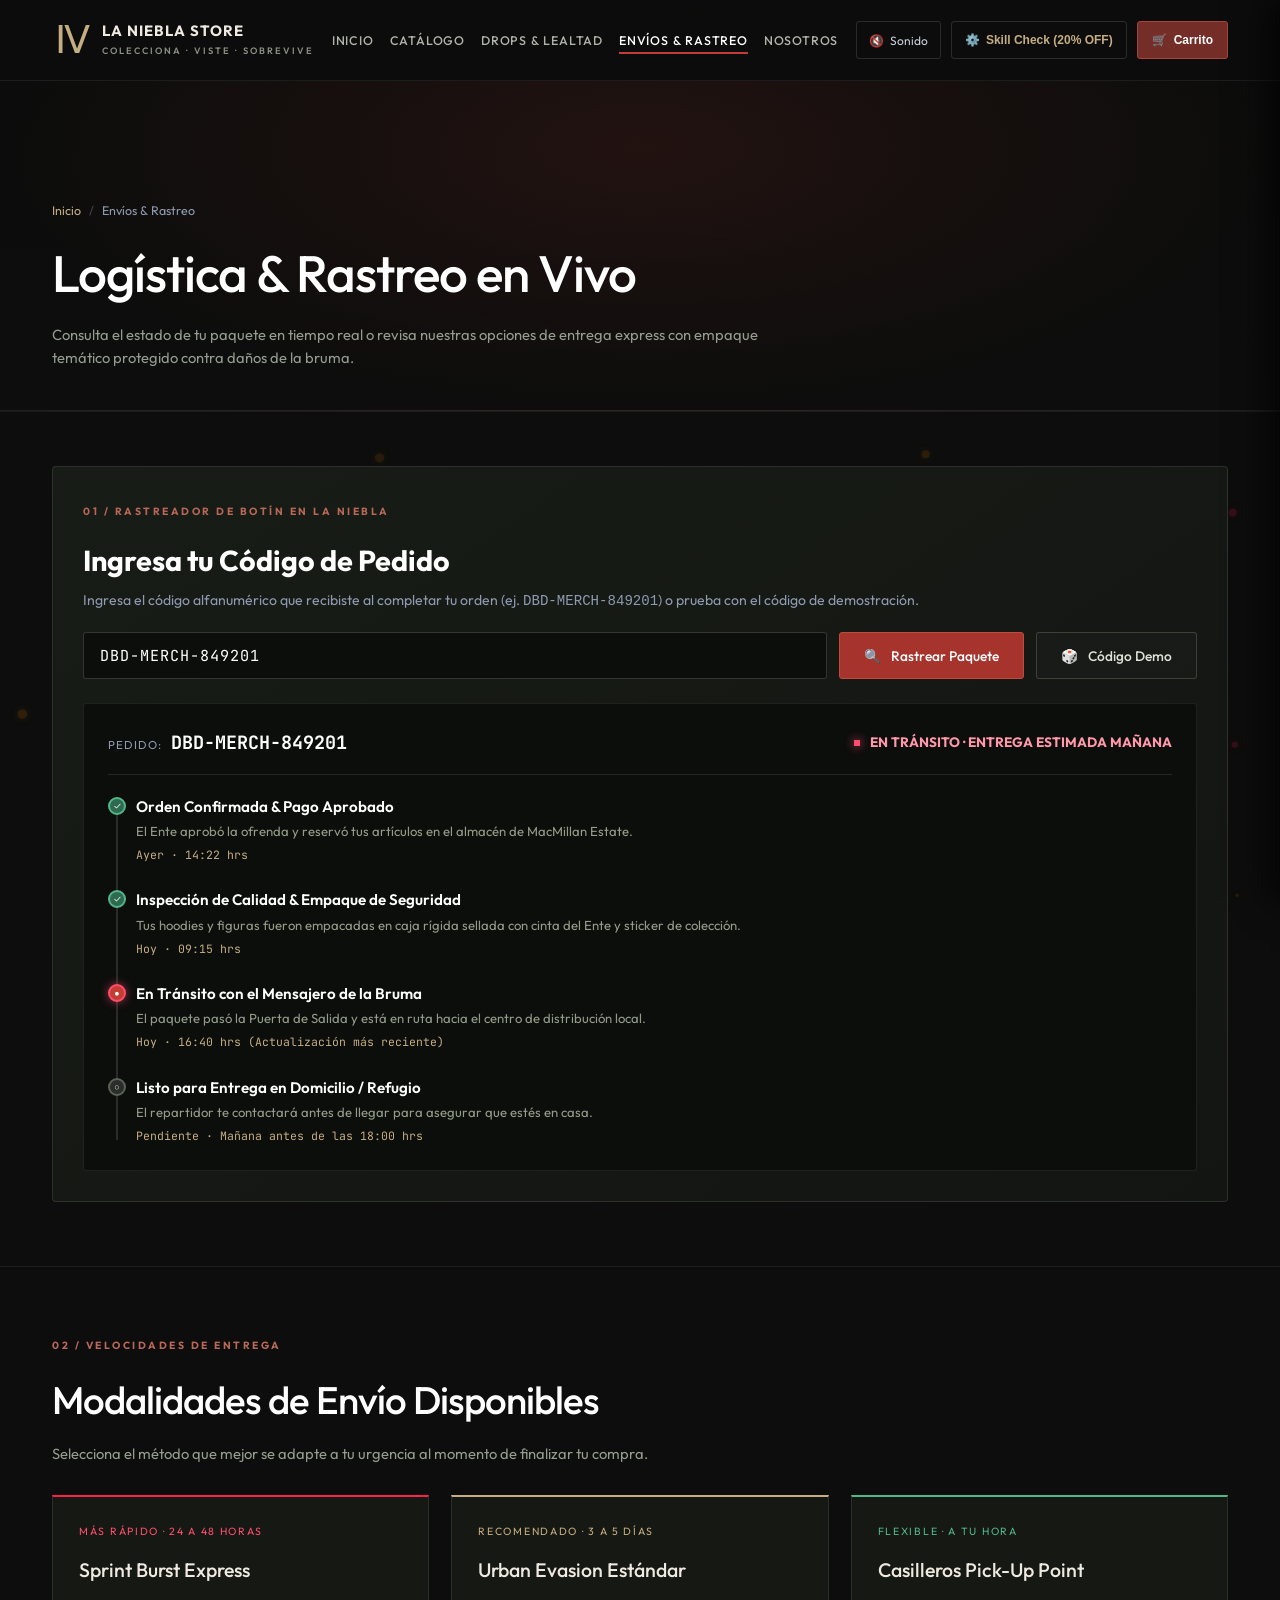
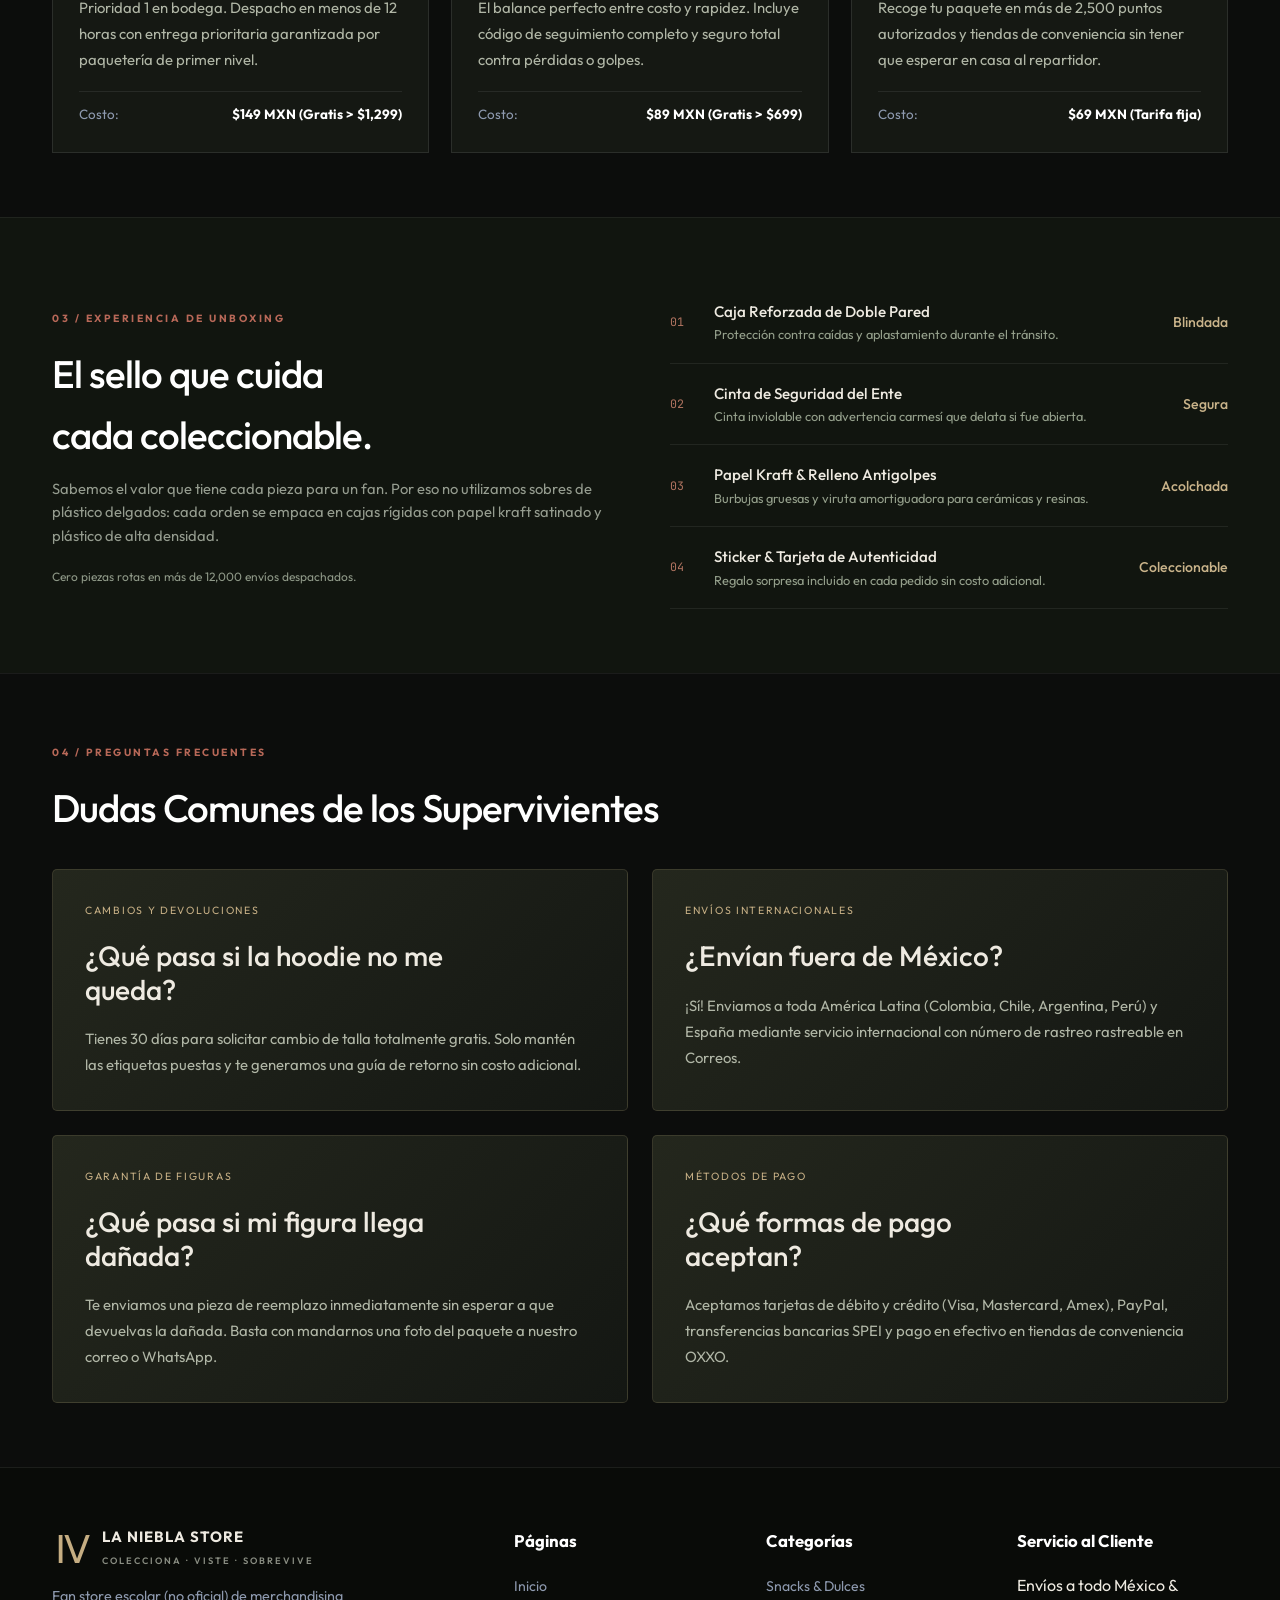
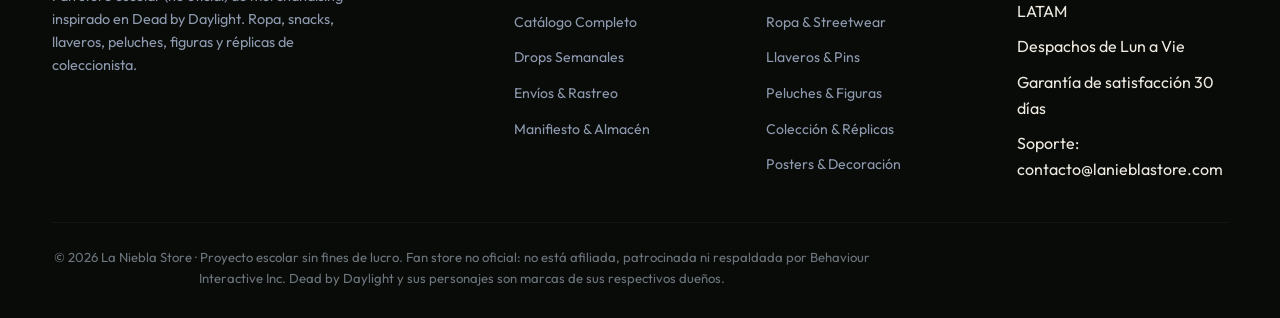
<file: envios.html>
<!DOCTYPE html>
<html lang="es">
<head>
  <meta charset="UTF-8">
  <meta name="viewport" content="width=device-width, initial-scale=1.0">
  <title>Envíos & Rastreo | La Niebla Store - Dead by Daylight</title>
  <meta name="description" content="Información de envíos, empaque protegido y rastreador en vivo de pedidos de Dead by Daylight en La Niebla Store. Envíos express y estándar.">
  <meta name="keywords" content="Envíos DBD, Rastreo DBD, Seguimiento de paquetes, Dead by Daylight Tienda, Empaque Coleccionista">

  <!-- Stylesheets -->
  <link rel="stylesheet" href="styles/main.css">
  <link rel="stylesheet" href="styles/components.css">
  <link rel="stylesheet" href="styles/animations.css">
  <link rel="stylesheet" href="styles/theme.css">
  <link rel="stylesheet" href="styles/store.css">
  <link rel="icon" href="data:image/svg+xml,<svg xmlns=%22http://www.w3.org/2000/svg%22 viewBox=%220 0 100 100%22><text y=%22.9em%22 font-size=%2290%22>🩸</text></svg>">
</head>
<body>

  <!-- Ambient Fog & Campfire Embers Simulation Canvas -->
  <canvas id="fogCanvas"></canvas>

  <div class="app-wrapper">

    <!-- SITE HEADER -->
    <header class="site-header">
      <div class="container nav-content">
        <a href="index.html" class="brand-logo" id="brandLogo">
          <div class="brand-icon-wrap">
            <span>🩸</span>
          </div>
          <div class="brand-text-block">
            <span class="brand-title">LA NIEBLA STORE</span>
            <span class="brand-subtitle">Colecciona · Viste · Sobrevive</span>
          </div>
        </a>

        <nav>
          <ul class="nav-links" id="navLinks">
            <li><a href="index.html">Inicio</a></li>
            <li><a href="catalogo.html">Catálogo</a></li>
            <li><a href="drops.html">Drops & Lealtad</a></li>
            <li><a href="envios.html" class="active">Envíos & Rastreo</a></li>
            <li><a href="nosotros.html">Nosotros</a></li>
          </ul>
        </nav>

        <div class="nav-actions">
          <!-- Audio Ambience Toggle -->
          <button class="btn-audio-toggle" id="audioToggleBtn" title="Activar/Desactivar sonido ambiental de la fogata">
            <span class="audio-icon">🔇</span>
            <span class="audio-text">Sonido</span>
          </button>

          <!-- Skill Check Minigame Trigger -->
          <button class="btn-skillcheck-header open-skillcheck-trigger" title="Jugar prueba de habilidad para ganar hasta un 20% de descuento">
            <span>⚙️</span>
            <span class="btn-text">Skill Check (20% OFF)</span>
          </button>

          <!-- Cart Toggle -->
          <button class="btn-cart-toggle" id="cartToggleBtn" aria-label="Ver Carrito de Compras">
            <span>🛒</span>
            <span class="cart-label">Carrito</span>
            <span class="cart-badge" id="cartBadge" style="display: none;">0</span>
          </button>

          <!-- Mobile Toggle -->
          <button class="mobile-nav-toggle" id="mobileNavToggle" aria-label="Abrir menú de navegación">
            ☰
          </button>
        </div>
      </div>
    </header>

    <!-- MOBILE NAVIGATION DRAWER -->
    <div class="mobile-nav-overlay" id="mobileNavOverlay">
      <div class="mobile-nav-drawer" id="mobileNavDrawer">
        <div class="mobile-drawer-header">
          <div class="brand-logo">
            <div class="brand-icon-wrap" style="width:34px; height:34px; font-size:16px;">
              <span>🩸</span>
            </div>
            <span class="brand-title" style="font-size:1rem;">LA NIEBLA STORE</span>
          </div>
          <button class="mobile-drawer-close" id="mobileDrawerClose" aria-label="Cerrar menú">&times;</button>
        </div>
        <ul class="mobile-nav-links-list">
          <li><a href="index.html" class="mobile-nav-link"><span>🏠</span> Inicio</a></li>
          <li><a href="catalogo.html" class="mobile-nav-link"><span>🛍️</span> Catálogo Completo</a></li>
          <li><a href="drops.html" class="mobile-nav-link"><span>🎁</span> Drops & Lealtad</a></li>
          <li><a href="envios.html" class="mobile-nav-link active"><span>📦</span> Envíos & Rastreo</a></li>
          <li><a href="nosotros.html" class="mobile-nav-link"><span>🕯️</span> Manifiesto y Almacén</a></li>
          <li><a href="#" class="mobile-nav-link open-skillcheck-trigger"><span>⚙️</span> Probar Skill Check (20% OFF)</a></li>
        </ul>
      </div>
    </div>

    <main>
      <!-- SUBPAGE HERO -->
      <section class="page-hero-section">
        <div class="container">
          <div class="page-breadcrumbs">
            <a href="index.html">Inicio</a>
            <span class="sep">/</span>
            <span>Envíos & Rastreo</span>
          </div>
          <h1 class="section-title" style="font-size: clamp(2.2rem, 4vw, 3.4rem); margin-bottom: 8px;">
            Logística & Rastreo en Vivo
          </h1>
          <p class="section-desc" style="max-width: 720px;">
            Consulta el estado de tu paquete en tiempo real o revisa nuestras opciones de entrega express con empaque temático protegido contra daños de la bruma.
          </p>
        </div>
      </section>

      <!-- LIVE TRACKING SIMULATOR -->
      <section class="business-section" style="padding-top: 30px;">
        <div class="container">
          <div class="tracking-card">
            <header class="section-header" style="margin-bottom: 20px;">
              <span class="section-tag">01 / RASTREADOR DE BOTÍN EN LA NIEBLA</span>
              <h2 style="font-size: 1.8rem; font-weight: 700; color: #fff; margin-bottom: 6px;">
                Ingresa tu Código de Pedido
              </h2>
              <p style="color: #8e9aaf; font-size: 0.88rem;">
                Ingresa el código alfanumérico que recibiste al completar tu orden (ej. <code>DBD-MERCH-849201</code>) o prueba con el código de demostración.
              </p>
            </header>

            <form id="trackingForm" novalidate>
              <div class="tracking-input-row">
                <input type="text" id="trackingInput" class="tracking-input" placeholder="Ej. DBD-MERCH-849201" value="DBD-MERCH-849201" required maxlength="16" autocomplete="off" aria-label="Código de rastreo">
                <button type="submit" class="btn-dbd btn-killer">
                  <span>🔍</span> Rastrear Paquete
                </button>
                <button type="button" class="btn-dbd btn-survivor" id="trackFillDemoBtn">
                  <span>🎲</span> Código Demo
                </button>
              </div>
            </form>

            <!-- Tracking Result Box -->
            <div class="tracking-result-box" id="trackingResultBox">
              <div style="display: flex; justify-content: space-between; align-items: center; border-bottom: 1px solid rgba(255, 255, 255, 0.1); padding-bottom: 16px; flex-wrap: wrap; gap: 10px;">
                <div>
                  <span style="font-size: 0.72rem; color: #8e9aaf; text-transform: uppercase; letter-spacing: 1px;">PEDIDO:</span>
                  <strong style="color: #fff; font-family: var(--font-mono); font-size: 1.15rem; margin-left: 6px;" id="trackCodeDisplay">DBD-MERCH-849201</strong>
                </div>
                <div style="display: flex; gap: 10px; align-items: center;">
                  <span class="status-ember" style="background: #ff4d6d; box-shadow: 0 0 10px #ff4d6d;"></span>
                  <span style="color: #ff99aa; font-weight: 700; font-size: 0.85rem;">EN TRÁNSITO · ENTREGA ESTIMADA MAÑANA</span>
                </div>
              </div>

              <!-- Tracking Timeline -->
              <ul class="tracking-timeline">
                <li class="tracking-step done">
                  <div class="tracking-dot">✓</div>
                  <div class="tracking-step-title">Orden Confirmada & Pago Aprobado</div>
                  <div class="tracking-step-desc">El Ente aprobó la ofrenda y reservó tus artículos en el almacén de MacMillan Estate.</div>
                  <div class="tracking-step-time">Ayer · 14:22 hrs</div>
                </li>
                <li class="tracking-step done">
                  <div class="tracking-dot">✓</div>
                  <div class="tracking-step-title">Inspección de Calidad & Empaque de Seguridad</div>
                  <div class="tracking-step-desc">Tus hoodies y figuras fueron empacadas en caja rígida sellada con cinta del Ente y sticker de colección.</div>
                  <div class="tracking-step-time">Hoy · 09:15 hrs</div>
                </li>
                <li class="tracking-step current">
                  <div class="tracking-dot">●</div>
                  <div class="tracking-step-title">En Tránsito con el Mensajero de la Bruma</div>
                  <div class="tracking-step-desc">El paquete pasó la Puerta de Salida y está en ruta hacia el centro de distribución local.</div>
                  <div class="tracking-step-time">Hoy · 16:40 hrs (Actualización más reciente)</div>
                </li>
                <li class="tracking-step">
                  <div class="tracking-dot">○</div>
                  <div class="tracking-step-title">Listo para Entrega en Domicilio / Refugio</div>
                  <div class="tracking-step-desc">El repartidor te contactará antes de llegar para asegurar que estés en casa.</div>
                  <div class="tracking-step-time">Pendiente · Mañana antes de las 18:00 hrs</div>
                </li>
              </ul>
            </div>

          </div>
        </div>
      </section>

      <!-- SHIPPING MODES TABLE -->
      <section class="business-section">
        <div class="container">
          <header class="section-header">
            <span class="section-tag">02 / VELOCIDADES DE ENTREGA</span>
            <h2 class="section-title">Modalidades de Envío Disponibles</h2>
            <p class="section-desc">Selecciona el método que mejor se adapte a tu urgencia al momento de finalizar tu compra.</p>
          </header>

          <div class="daypart-grid">
            <article style="border-top-color: #ff204e;">
              <span class="benefit-kicker" style="color: #ff4d6d;">MÁS RÁPIDO · 24 A 48 HORAS</span>
              <h3>Sprint Burst Express</h3>
              <p>Prioridad 1 en bodega. Despacho en menos de 12 horas con entrega prioritaria garantizada por paquetería de primer nivel.</p>
              <div style="margin-top: 18px; border-top: 1px solid rgba(255,255,255,0.08); padding-top: 12px; display: flex; justify-content: space-between; font-size: 0.84rem;">
                <span style="color: #8e9aaf;">Costo:</span>
                <strong style="color: #fff;">$149 MXN (Gratis > $1,299)</strong>
              </div>
            </article>

            <article style="border-top-color: #c5ad82;">
              <span class="benefit-kicker" style="color: #c5ad82;">RECOMENDADO · 3 A 5 DÍAS</span>
              <h3>Urban Evasion Estándar</h3>
              <p>El balance perfecto entre costo y rapidez. Incluye código de seguimiento completo y seguro total contra pérdidas o golpes.</p>
              <div style="margin-top: 18px; border-top: 1px solid rgba(255,255,255,0.08); padding-top: 12px; display: flex; justify-content: space-between; font-size: 0.84rem;">
                <span style="color: #8e9aaf;">Costo:</span>
                <strong style="color: #fff;">$89 MXN (Gratis > $699)</strong>
              </div>
            </article>

            <article style="border-top-color: #52b788;">
              <span class="benefit-kicker" style="color: #52b788;">FLEXIBLE · A TU HORA</span>
              <h3>Casilleros Pick-Up Point</h3>
              <p>Recoge tu paquete en más de 2,500 puntos autorizados y tiendas de conveniencia sin tener que esperar en casa al repartidor.</p>
              <div style="margin-top: 18px; border-top: 1px solid rgba(255,255,255,0.08); padding-top: 12px; display: flex; justify-content: space-between; font-size: 0.84rem;">
                <span style="color: #8e9aaf;">Costo:</span>
                <strong style="color: #fff;">$69 MXN (Tarifa fija)</strong>
              </div>
            </article>
          </div>
        </div>
      </section>

      <!-- UNBOXING & PACKAGING GUARANTEE -->
      <section class="business-section service-section" style="background: #11150f;">
        <div class="container service-layout">
          <header class="section-header">
            <span class="section-tag">03 / EXPERIENCIA DE UNBOXING</span>
            <h2 class="section-title">El sello que cuida<br>cada coleccionable.</h2>
            <p class="section-desc">
              Sabemos el valor que tiene cada pieza para un fan. Por eso no utilizamos sobres de plástico delgados: cada orden se empaca en cajas rígidas con papel kraft satinado y plástico de alta densidad.
            </p>
            <p class="service-footnote">Cero piezas rotas en más de 12,000 envíos despachados.</p>
          </header>
          <ol class="service-steps">
            <li><span>01</span><div><h3>Caja Reforzada de Doble Pared</h3><p>Protección contra caídas y aplastamiento durante el tránsito.</p></div><strong>Blindada</strong></li>
            <li><span>02</span><div><h3>Cinta de Seguridad del Ente</h3><p>Cinta inviolable con advertencia carmesí que delata si fue abierta.</p></div><strong>Segura</strong></li>
            <li><span>03</span><div><h3>Papel Kraft & Relleno Antigolpes</h3><p>Burbujas gruesas y viruta amortiguadora para cerámicas y resinas.</p></div><strong>Acolchada</strong></li>
            <li><span>04</span><div><h3>Sticker & Tarjeta de Autenticidad</h3><p>Regalo sorpresa incluido en cada pedido sin costo adicional.</p></div><strong>Coleccionable</strong></li>
          </ol>
        </div>
      </section>

      <!-- FREQUENTLY ASKED QUESTIONS (FAQ) -->
      <section class="business-section">
        <div class="container">
          <header class="section-header">
            <span class="section-tag">04 / PREGUNTAS FRECUENTES</span>
            <h2 class="section-title">Dudas Comunes de los Supervivientes</h2>
          </header>

          <div class="benefits-grid">
            <article class="benefit-card">
              <span class="benefit-kicker">CAMBIOS Y DEVOLUCIONES</span>
              <h3>¿Qué pasa si la hoodie no me queda?</h3>
              <p>Tienes 30 días para solicitar cambio de talla totalmente gratis. Solo mantén las etiquetas puestas y te generamos una guía de retorno sin costo adicional.</p>
            </article>

            <article class="benefit-card">
              <span class="benefit-kicker">ENVÍOS INTERNACIONALES</span>
              <h3>¿Envían fuera de México?</h3>
              <p>¡Sí! Enviamos a toda América Latina (Colombia, Chile, Argentina, Perú) y España mediante servicio internacional con número de rastreo rastreable en Correos.</p>
            </article>

            <article class="benefit-card">
              <span class="benefit-kicker">GARANTÍA DE FIGURAS</span>
              <h3>¿Qué pasa si mi figura llega dañada?</h3>
              <p>Te enviamos una pieza de reemplazo inmediatamente sin esperar a que devuelvas la dañada. Basta con mandarnos una foto del paquete a nuestro correo o WhatsApp.</p>
            </article>

            <article class="benefit-card">
              <span class="benefit-kicker">MÉTODOS DE PAGO</span>
              <h3>¿Qué formas de pago aceptan?</h3>
              <p>Aceptamos tarjetas de débito y crédito (Visa, Mastercard, Amex), PayPal, transferencias bancarias SPEI y pago en efectivo en tiendas de conveniencia OXXO.</p>
            </article>
          </div>
        </div>
      </section>

    </main>

    <!-- FOOTER -->
    <footer class="site-footer">
      <div class="container">
        <div class="footer-grid">
          <div class="footer-brand">
            <div class="brand-logo">
              <div class="brand-icon-wrap">
                <span>🩸</span>
              </div>
              <div>
                <span class="brand-title">LA NIEBLA STORE</span>
                <span class="brand-subtitle">Colecciona · Viste · Sobrevive</span>
              </div>
            </div>
            <p>
              Fan store escolar (no oficial) de merchandising inspirado en Dead by Daylight. Ropa, snacks, llaveros, peluches, figuras y réplicas de coleccionista.
            </p>
          </div>

          <div class="footer-col">
            <h4>Páginas</h4>
            <ul>
              <li><a href="index.html">Inicio</a></li>
              <li><a href="catalogo.html">Catálogo Completo</a></li>
              <li><a href="drops.html">Drops Semanales</a></li>
              <li><a href="envios.html">Envíos & Rastreo</a></li>
              <li><a href="nosotros.html">Manifiesto & Almacén</a></li>
            </ul>
          </div>

          <div class="footer-col">
            <h4>Categorías</h4>
            <ul>
              <li><a href="catalogo.html?cat=snacks">Snacks & Dulces</a></li>
              <li><a href="catalogo.html?cat=ropa">Ropa & Streetwear</a></li>
              <li><a href="catalogo.html?cat=llaveros">Llaveros & Pins</a></li>
              <li><a href="catalogo.html?cat=peluches">Peluches & Figuras</a></li>
              <li><a href="catalogo.html?cat=coleccion">Colección & Réplicas</a></li>
              <li><a href="catalogo.html?cat=posters">Posters & Decoración</a></li>
            </ul>
          </div>

          <div class="footer-col">
            <h4>Servicio al Cliente</h4>
            <ul>
              <li>Envíos a todo México & LATAM</li>
              <li>Despachos de Lun a Vie</li>
              <li>Garantía de satisfacción 30 días</li>
              <li>Soporte: contacto@lanieblastore.com</li>
            </ul>
          </div>
        </div>

        <div class="footer-bottom">
          <p>© 2026 La Niebla Store · Proyecto escolar sin fines de lucro. Fan store no oficial: no está afiliada, patrocinada ni respaldada por Behaviour Interactive Inc. Dead by Daylight y sus personajes son marcas de sus respectivos dueños.</p>
        </div>
      </div>
    </footer>

  </div>

  <!-- Cart Drawer, Skill Check & Modals -->
  <div class="cart-drawer-backdrop" id="cartBackdrop"></div>
  <aside class="cart-drawer" id="cartDrawer" aria-label="Carrito de compras">
    <div class="cart-drawer-header">
      <h3 class="cart-drawer-title">
        <span>🛒</span> Tu Carrito de Botín (<span id="cartItemsCount">0 artículos</span>)
      </h3>
      <button class="cart-close-btn" id="cartCloseBtn" aria-label="Cerrar carrito">&times;</button>
    </div>
    <div class="cart-items-container" id="cartItemsList"></div>
    <div class="cart-empty-state" id="cartEmptyState">
      <span class="cart-empty-icon">🎒</span>
      <h4>Tu carrito está vacío</h4>
      <p>Explora el catálogo y añade snacks, ropa o coleccionables a tu orden.</p>
      <a href="catalogo.html" class="btn-dbd btn-ghost" onclick="window.dbdApp.cart.closeDrawer()">
        <span>🔍</span> Ver Catálogo
      </a>
    </div>
    <div class="cart-drawer-footer" id="cartFooter" style="display: none;">
      <div class="coupon-section">
        <input type="text" id="cartCouponInput" class="coupon-input" placeholder="Código de descuento (ej. HEX:RUIN20)" autocomplete="off">
        <button class="btn-coupon" id="cartApplyCouponBtn">Aplicar</button>
      </div>
      <div class="cart-summary-rows">
        <div class="summary-row">
          <span>Equivalente en Bloodpoints:</span>
          <span id="cartSubtotalBP">0 BP</span>
        </div>
        <div class="summary-row" id="cartDiscountRow" style="display: none; color: #ff9100;">
          <span>Descuento de la Niebla:</span>
          <span id="cartDiscountAmount">-0%</span>
        </div>
        <div class="summary-row total">
          <span>Total a Pagar:</span>
          <span id="cartTotalMoney">$0.00 MXN</span>
        </div>
      </div>
      <button class="btn-dbd btn-killer btn-checkout" id="cartCheckoutBtn">
        <span>🔥</span>
        <span class="btn-text">Proceder al Pago / Ordenar</span>
      </button>
    </div>
  </aside>

  <div id="skillCheckContainer"></div>

  <div class="modal-backdrop" id="orderConfirmationModal">
    <div class="modal-card" style="max-width: 520px; text-align: center; padding: 30px;">
      <button class="modal-close" id="orderConfirmationClose">&times;</button>
      <span style="font-size: 3.5rem; display: block; margin-bottom: 12px;">🩸</span>
      <h3 style="font-family: var(--font-display); font-size: 1.4rem; color: #fff; margin-bottom: 6px;">¡Orden Recibida en la Niebla!</h3>
      <p style="color: #8e9aaf; font-size: 0.9rem; margin-bottom: 20px;">Pedido simulado registrado (proyecto escolar: no se realizó ningún cobro). Guarda tu código para consultarlo en Envíos &amp; Rastreo.</p>
      <div class="res-ticket">
        <div class="res-ticket-header">
          <span>CÓDIGO DE RASTREO: <strong id="receiptOrderCode">DBD-MERCH-000000</strong></span>
        </div>
        <div id="receiptItemsList" style="margin-bottom: 12px; display: flex; flex-direction: column; gap: 6px; font-size: 0.85rem; color: #c9d1d9;"></div>
        <div style="border-top: 1px dashed rgba(255,255,255,0.1); padding-top: 10px; display: flex; justify-content: space-between; font-weight: 700; color: #ff4d6d;">
          <span>Bloodpoints Acumulados:</span>
          <span id="receiptTotalBP">0 BP</span>
        </div>
        <div style="display: flex; justify-content: space-between; font-weight: 800; font-size: 1.1rem; color: #fff; margin-top: 4px;">
          <span>Total de la Orden:</span>
          <span id="receiptTotalMoney">$0.00 MXN</span>
        </div>
      </div>
      <button class="btn-dbd btn-survivor" style="width: 100%;" onclick="document.getElementById('orderConfirmationModal').classList.remove('active')">
        <span>✅</span> ¡Excelente, a esperar el botín!
      </button>
    </div>
  </div>

  <!-- Main JavaScript App (ES Modules) -->
  <script type="module" src="scripts/app.js"></script>

</body>
</html>
</file>
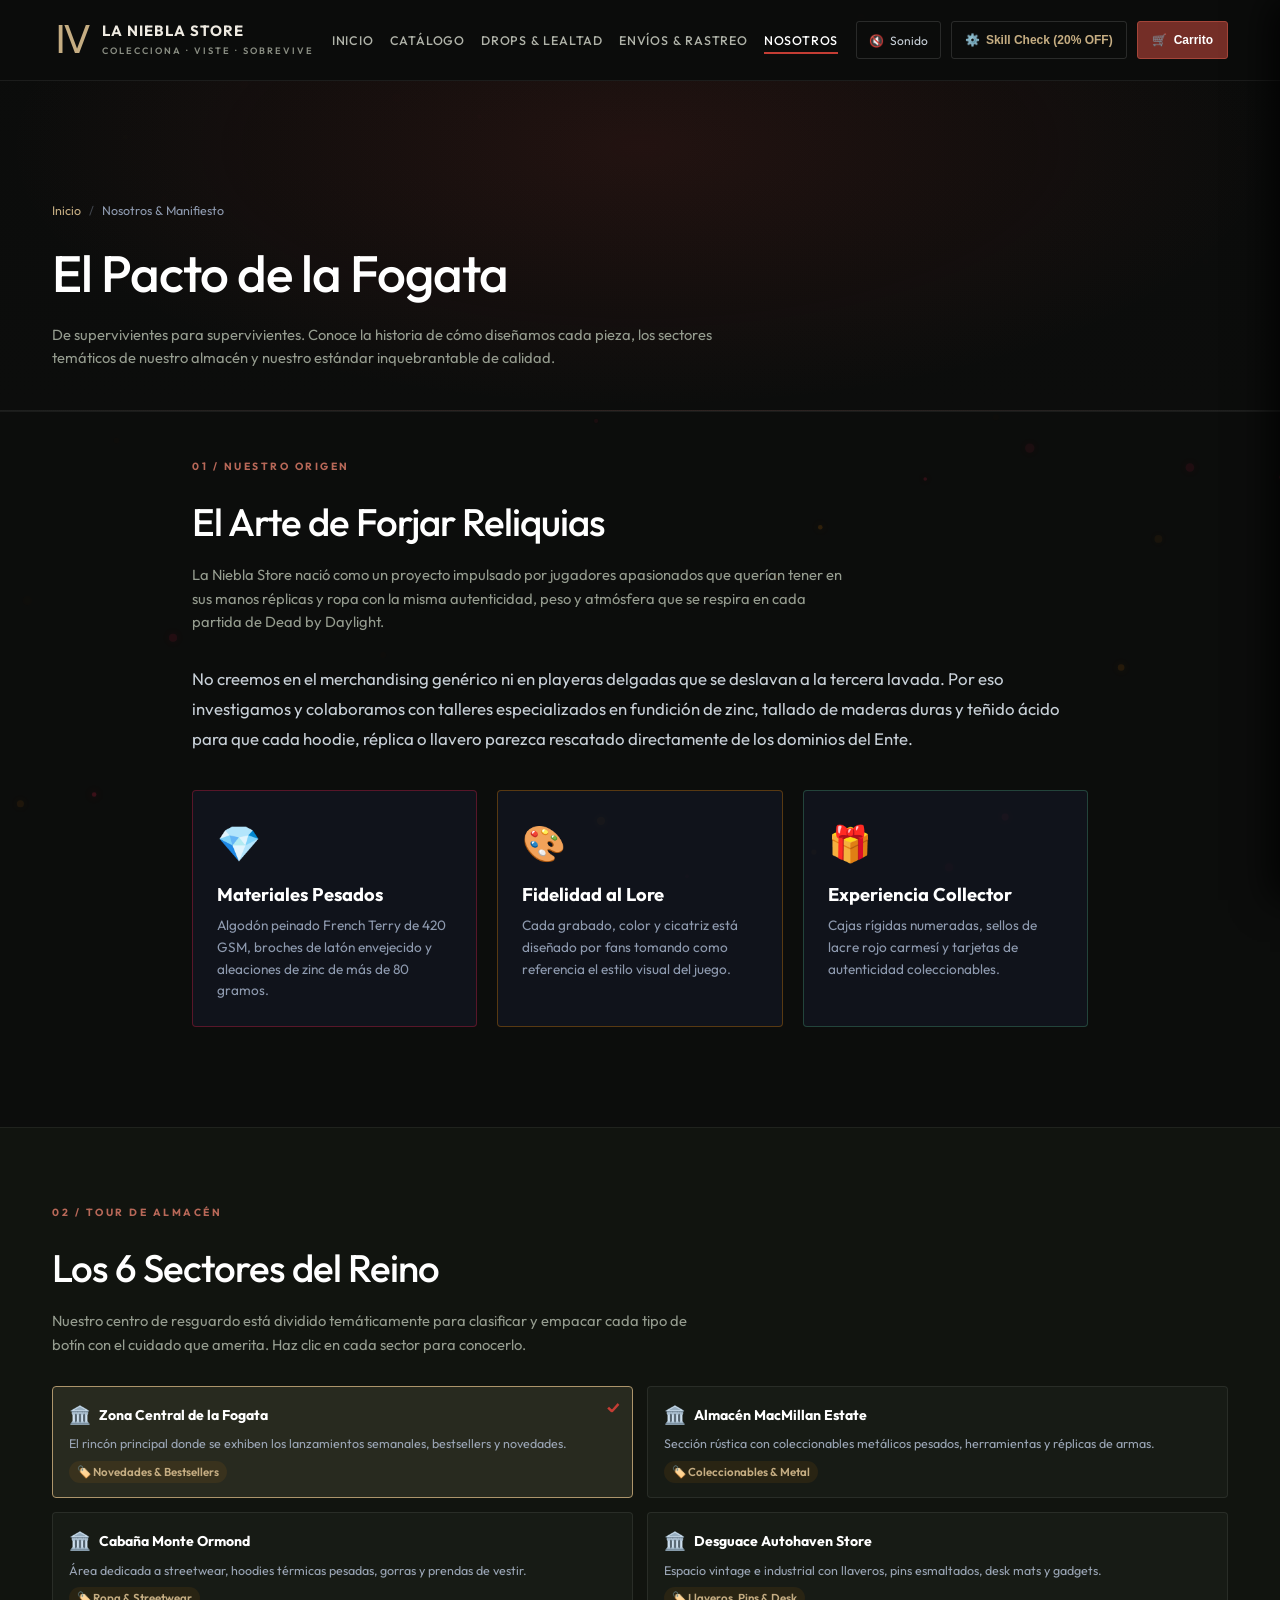
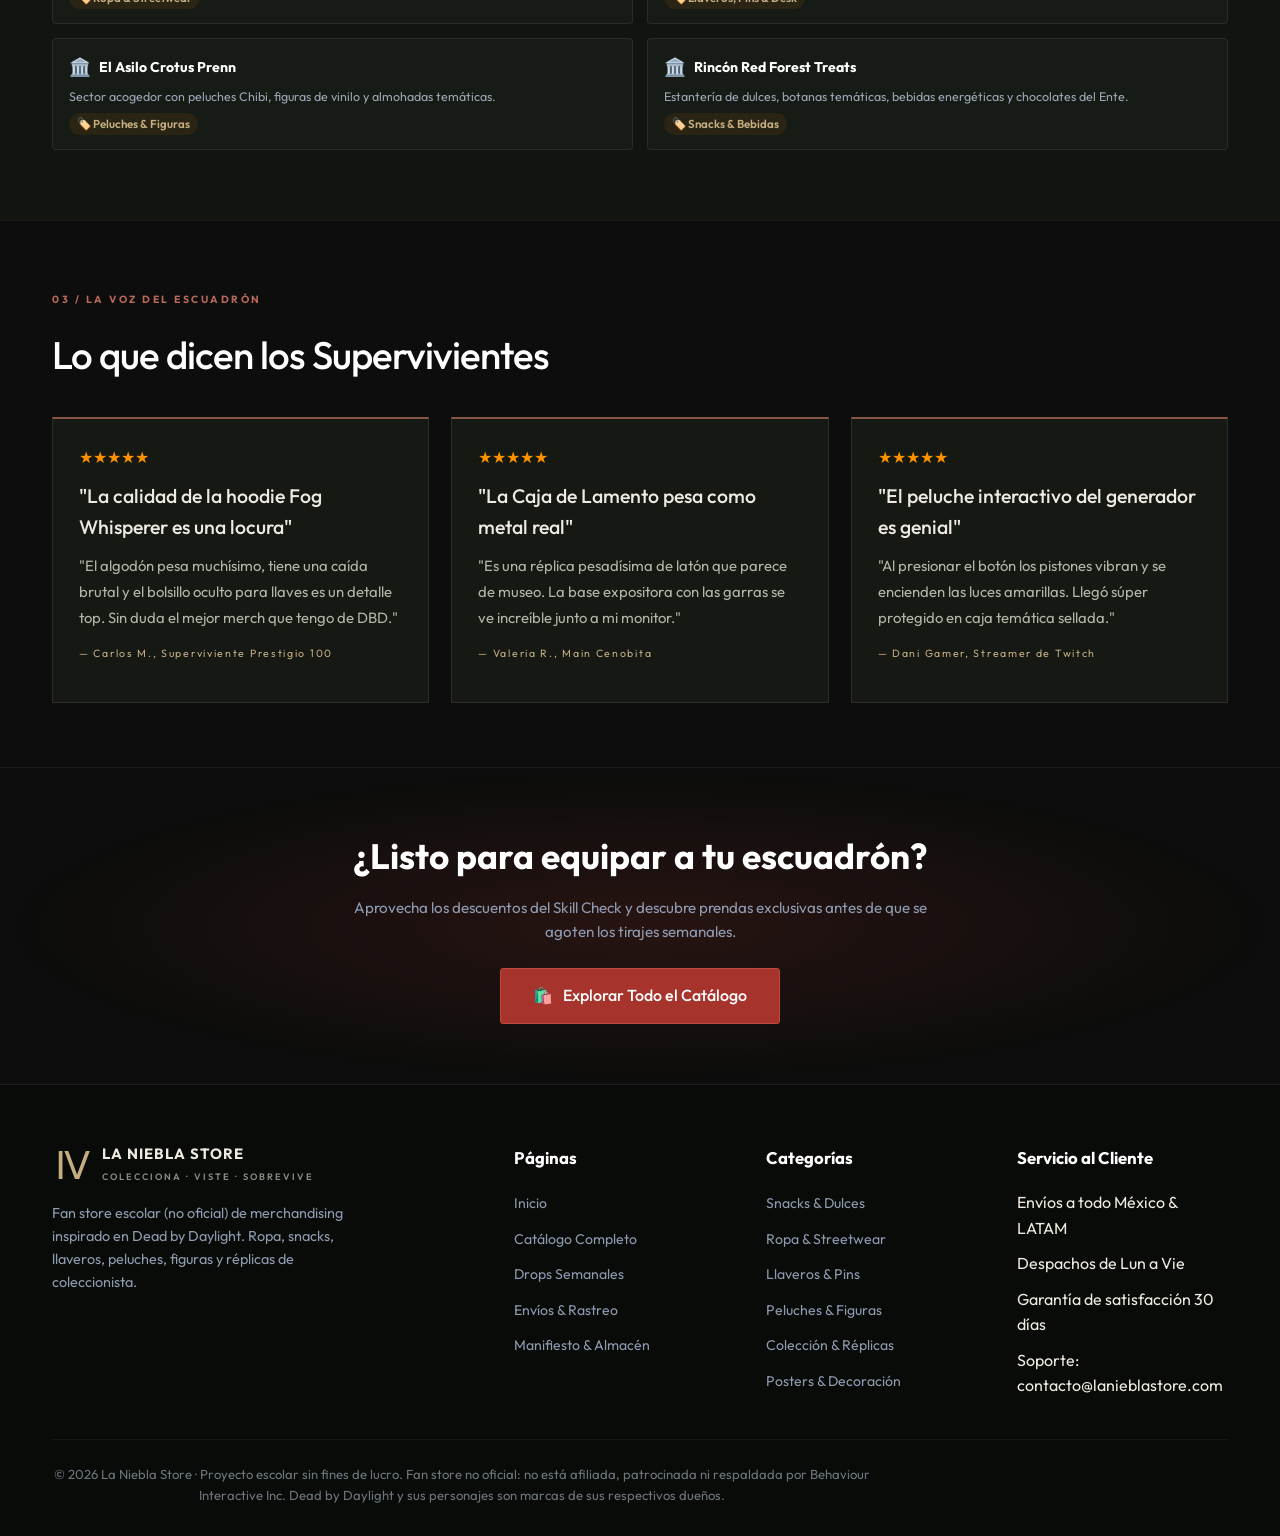
<file: nosotros.html>
<!DOCTYPE html>
<html lang="es">
<head>
  <meta charset="UTF-8">
  <meta name="viewport" content="width=device-width, initial-scale=1.0">
  <title>Nosotros & Manifiesto | La Niebla Store - Dead by Daylight</title>
  <meta name="description" content="Conoce la historia detrás de La Niebla Store, el taller fan-made de merchandising inspirado en Dead by Daylight y los sectores de almacén del Reino.">
  <meta name="keywords" content="Nosotros DBD, Historia Dead by Daylight Store, Taller de Merch DBD, Almacén del Ente">

  <!-- Stylesheets -->
  <link rel="stylesheet" href="styles/main.css">
  <link rel="stylesheet" href="styles/components.css">
  <link rel="stylesheet" href="styles/animations.css">
  <link rel="stylesheet" href="styles/theme.css">
  <link rel="stylesheet" href="styles/store.css">
  <link rel="icon" href="data:image/svg+xml,<svg xmlns=%22http://www.w3.org/2000/svg%22 viewBox=%220 0 100 100%22><text y=%22.9em%22 font-size=%2290%22>🩸</text></svg>">
</head>
<body>

  <!-- Ambient Fog & Campfire Embers Simulation Canvas -->
  <canvas id="fogCanvas"></canvas>

  <div class="app-wrapper">

    <!-- SITE HEADER -->
    <header class="site-header">
      <div class="container nav-content">
        <a href="index.html" class="brand-logo" id="brandLogo">
          <div class="brand-icon-wrap">
            <span>🩸</span>
          </div>
          <div class="brand-text-block">
            <span class="brand-title">LA NIEBLA STORE</span>
            <span class="brand-subtitle">Colecciona · Viste · Sobrevive</span>
          </div>
        </a>

        <nav>
          <ul class="nav-links" id="navLinks">
            <li><a href="index.html">Inicio</a></li>
            <li><a href="catalogo.html">Catálogo</a></li>
            <li><a href="drops.html">Drops & Lealtad</a></li>
            <li><a href="envios.html">Envíos & Rastreo</a></li>
            <li><a href="nosotros.html" class="active">Nosotros</a></li>
          </ul>
        </nav>

        <div class="nav-actions">
          <!-- Audio Ambience Toggle -->
          <button class="btn-audio-toggle" id="audioToggleBtn" title="Activar/Desactivar sonido ambiental de la fogata">
            <span class="audio-icon">🔇</span>
            <span class="audio-text">Sonido</span>
          </button>

          <!-- Skill Check Minigame Trigger -->
          <button class="btn-skillcheck-header open-skillcheck-trigger" title="Jugar prueba de habilidad para ganar hasta un 20% de descuento">
            <span>⚙️</span>
            <span class="btn-text">Skill Check (20% OFF)</span>
          </button>

          <!-- Cart Toggle -->
          <button class="btn-cart-toggle" id="cartToggleBtn" aria-label="Ver Carrito de Compras">
            <span>🛒</span>
            <span class="cart-label">Carrito</span>
            <span class="cart-badge" id="cartBadge" style="display: none;">0</span>
          </button>

          <!-- Mobile Toggle -->
          <button class="mobile-nav-toggle" id="mobileNavToggle" aria-label="Abrir menú de navegación">
            ☰
          </button>
        </div>
      </div>
    </header>

    <!-- MOBILE NAVIGATION DRAWER -->
    <div class="mobile-nav-overlay" id="mobileNavOverlay">
      <div class="mobile-nav-drawer" id="mobileNavDrawer">
        <div class="mobile-drawer-header">
          <div class="brand-logo">
            <div class="brand-icon-wrap" style="width:34px; height:34px; font-size:16px;">
              <span>🩸</span>
            </div>
            <span class="brand-title" style="font-size:1rem;">LA NIEBLA STORE</span>
          </div>
          <button class="mobile-drawer-close" id="mobileDrawerClose" aria-label="Cerrar menú">&times;</button>
        </div>
        <ul class="mobile-nav-links-list">
          <li><a href="index.html" class="mobile-nav-link"><span>🏠</span> Inicio</a></li>
          <li><a href="catalogo.html" class="mobile-nav-link"><span>🛍️</span> Catálogo Completo</a></li>
          <li><a href="drops.html" class="mobile-nav-link"><span>🎁</span> Drops & Lealtad</a></li>
          <li><a href="envios.html" class="mobile-nav-link"><span>📦</span> Envíos & Rastreo</a></li>
          <li><a href="nosotros.html" class="mobile-nav-link active"><span>🕯️</span> Manifiesto y Almacén</a></li>
          <li><a href="#" class="mobile-nav-link open-skillcheck-trigger"><span>⚙️</span> Probar Skill Check (20% OFF)</a></li>
        </ul>
      </div>
    </div>

    <main>
      <!-- SUBPAGE HERO -->
      <section class="page-hero-section">
        <div class="container">
          <div class="page-breadcrumbs">
            <a href="index.html">Inicio</a>
            <span class="sep">/</span>
            <span>Nosotros & Manifiesto</span>
          </div>
          <h1 class="section-title" style="font-size: clamp(2.2rem, 4vw, 3.4rem); margin-bottom: 8px;">
            El Pacto de la Fogata
          </h1>
          <p class="section-desc" style="max-width: 720px;">
            De supervivientes para supervivientes. Conoce la historia de cómo diseñamos cada pieza, los sectores temáticos de nuestro almacén y nuestro estándar inquebrantable de calidad.
          </p>
        </div>
      </section>

      <!-- STORY & MISSION -->
      <section class="business-section" style="padding-top: 40px;">
        <div class="container" style="max-width: 960px;">
          <div class="section-header">
            <span class="section-tag">01 / NUESTRO ORIGEN</span>
            <h2 class="section-title">El Arte de Forjar Reliquias</h2>
            <p class="section-desc">
              La Niebla Store nació como un proyecto impulsado por jugadores apasionados que querían tener en sus manos réplicas y ropa con la misma autenticidad, peso y atmósfera que se respira en cada partida de Dead by Daylight.
            </p>
          </div>

          <p style="color: #c9d1d9; font-size: 1.05rem; line-height: 1.8; margin-bottom: 24px;">
            No creemos en el merchandising genérico ni en playeras delgadas que se deslavan a la tercera lavada. Por eso investigamos y colaboramos con talleres especializados en fundición de zinc, tallado de maderas duras y teñido ácido para que cada hoodie, réplica o llavero parezca rescatado directamente de los dominios del Ente.
          </p>

          <div style="display: grid; grid-template-columns: repeat(auto-fit, minmax(260px, 1fr)); gap: 20px; margin: 36px 0;">
            <div style="background: rgba(18,22,32,0.8); border: 1px solid rgba(255,32,78,0.3); border-radius: var(--radius-md); padding: 24px;">
              <span style="font-size: 2.2rem; display: block; margin-bottom: 8px;">💎</span>
              <h4 style="color: #fff; font-size: 1.15rem; margin-bottom: 6px;">Materiales Pesados</h4>
              <p style="color: #8e9aaf; font-size: 0.85rem; line-height: 1.6;">
                Algodón peinado French Terry de 420 GSM, broches de latón envejecido y aleaciones de zinc de más de 80 gramos.
              </p>
            </div>

            <div style="background: rgba(18,22,32,0.8); border: 1px solid rgba(255,145,0,0.3); border-radius: var(--radius-md); padding: 24px;">
              <span style="font-size: 2.2rem; display: block; margin-bottom: 8px;">🎨</span>
              <h4 style="color: #fff; font-size: 1.15rem; margin-bottom: 6px;">Fidelidad al Lore</h4>
              <p style="color: #8e9aaf; font-size: 0.85rem; line-height: 1.6;">
                Cada grabado, color y cicatriz está diseñado por fans tomando como referencia el estilo visual del juego.
              </p>
            </div>

            <div style="background: rgba(18,22,32,0.8); border: 1px solid rgba(82,183,136,0.3); border-radius: var(--radius-md); padding: 24px;">
              <span style="font-size: 2.2rem; display: block; margin-bottom: 8px;">🎁</span>
              <h4 style="color: #fff; font-size: 1.15rem; margin-bottom: 6px;">Experiencia Collector</h4>
              <p style="color: #8e9aaf; font-size: 0.85rem; line-height: 1.6;">
                Cajas rígidas numeradas, sellos de lacre rojo carmesí y tarjetas de autenticidad coleccionables.
              </p>
            </div>
          </div>
        </div>
      </section>

      <!-- STORE ZONES / REALMS TOUR -->
      <section class="reservation-section" id="almacen" style="background: #11140f;">
        <div class="container">
          <header class="section-header">
            <span class="section-tag">02 / TOUR DE ALMACÉN</span>
            <h2 class="section-title">Los 6 Sectores del Reino</h2>
            <p class="section-desc">
              Nuestro centro de resguardo está dividido temáticamente para clasificar y empacar cada tipo de botín con el cuidado que amerita. Haz clic en cada sector para conocerlo.
            </p>
          </header>

          <div class="realms-grid" id="realmsCardsList" style="margin-top: 24px;">
            <!-- Generated dynamically via JS -->
          </div>
        </div>
      </section>

      <!-- COMMUNITY REVIEWS & STREAMERS -->
      <section class="business-section">
        <div class="container">
          <header class="section-header">
            <span class="section-tag">03 / LA VOZ DEL ESCUADRÓN</span>
            <h2 class="section-title">Lo que dicen los Supervivientes</h2>
          </header>

          <div class="daypart-grid">
            <article>
              <div style="color: #ff9100; margin-bottom: 10px;">★★★★★</div>
              <h3>"La calidad de la hoodie Fog Whisperer es una locura"</h3>
              <p>"El algodón pesa muchísimo, tiene una caída brutal y el bolsillo oculto para llaves es un detalle top. Sin duda el mejor merch que tengo de DBD."</p>
              <span class="benefit-kicker" style="margin-top: 14px; display: block; color: var(--fire-amber);">— Carlos M., Superviviente Prestigio 100</span>
            </article>

            <article>
              <div style="color: #ff9100; margin-bottom: 10px;">★★★★★</div>
              <h3>"La Caja de Lamento pesa como metal real"</h3>
              <p>"Es una réplica pesadísima de latón que parece de museo. La base expositora con las garras se ve increíble junto a mi monitor."</p>
              <span class="benefit-kicker" style="margin-top: 14px; display: block; color: var(--fire-amber);">— Valeria R., Main Cenobita</span>
            </article>

            <article>
              <div style="color: #ff9100; margin-bottom: 10px;">★★★★★</div>
              <h3>"El peluche interactivo del generador es genial"</h3>
              <p>"Al presionar el botón los pistones vibran y se encienden las luces amarillas. Llegó súper protegido en caja temática sellada."</p>
              <span class="benefit-kicker" style="margin-top: 14px; display: block; color: var(--fire-amber);">— Dani Gamer, Streamer de Twitch</span>
            </article>
          </div>
        </div>
      </section>

      <!-- CTA TO EXPLORE CATALOG -->
      <section class="business-section" style="background: radial-gradient(ellipse at center, rgba(196, 61, 52, 0.15), transparent 70%); text-align: center; padding: 60px 0;">
        <div class="container" style="max-width: 680px;">
          <h2 style="font-size: 2.2rem; color: #fff; margin-bottom: 12px; font-weight: 700;">¿Listo para equipar a tu escuadrón?</h2>
          <p style="color: #8e9aaf; font-size: 0.95rem; margin-bottom: 24px;">
            Aprovecha los descuentos del Skill Check y descubre prendas exclusivas antes de que se agoten los tirajes semanales.
          </p>
          <a href="catalogo.html" class="btn-dbd btn-killer" style="font-size: 1rem; padding: 14px 32px;">
            <span>🛍️</span> Explorar Todo el Catálogo
          </a>
        </div>
      </section>

    </main>

    <!-- FOOTER -->
    <footer class="site-footer">
      <div class="container">
        <div class="footer-grid">
          <div class="footer-brand">
            <div class="brand-logo">
              <div class="brand-icon-wrap">
                <span>🩸</span>
              </div>
              <div>
                <span class="brand-title">LA NIEBLA STORE</span>
                <span class="brand-subtitle">Colecciona · Viste · Sobrevive</span>
              </div>
            </div>
            <p>
              Fan store escolar (no oficial) de merchandising inspirado en Dead by Daylight. Ropa, snacks, llaveros, peluches, figuras y réplicas de coleccionista.
            </p>
          </div>

          <div class="footer-col">
            <h4>Páginas</h4>
            <ul>
              <li><a href="index.html">Inicio</a></li>
              <li><a href="catalogo.html">Catálogo Completo</a></li>
              <li><a href="drops.html">Drops Semanales</a></li>
              <li><a href="envios.html">Envíos & Rastreo</a></li>
              <li><a href="nosotros.html">Manifiesto & Almacén</a></li>
            </ul>
          </div>

          <div class="footer-col">
            <h4>Categorías</h4>
            <ul>
              <li><a href="catalogo.html?cat=snacks">Snacks & Dulces</a></li>
              <li><a href="catalogo.html?cat=ropa">Ropa & Streetwear</a></li>
              <li><a href="catalogo.html?cat=llaveros">Llaveros & Pins</a></li>
              <li><a href="catalogo.html?cat=peluches">Peluches & Figuras</a></li>
              <li><a href="catalogo.html?cat=coleccion">Colección & Réplicas</a></li>
              <li><a href="catalogo.html?cat=posters">Posters & Decoración</a></li>
            </ul>
          </div>

          <div class="footer-col">
            <h4>Servicio al Cliente</h4>
            <ul>
              <li>Envíos a todo México & LATAM</li>
              <li>Despachos de Lun a Vie</li>
              <li>Garantía de satisfacción 30 días</li>
              <li>Soporte: contacto@lanieblastore.com</li>
            </ul>
          </div>
        </div>

        <div class="footer-bottom">
          <p>© 2026 La Niebla Store · Proyecto escolar sin fines de lucro. Fan store no oficial: no está afiliada, patrocinada ni respaldada por Behaviour Interactive Inc. Dead by Daylight y sus personajes son marcas de sus respectivos dueños.</p>
        </div>
      </div>
    </footer>

  </div>

  <!-- Cart Drawer, Skill Check & Modals -->
  <div class="cart-drawer-backdrop" id="cartBackdrop"></div>
  <aside class="cart-drawer" id="cartDrawer" aria-label="Carrito de compras">
    <div class="cart-drawer-header">
      <h3 class="cart-drawer-title">
        <span>🛒</span> Tu Carrito de Botín (<span id="cartItemsCount">0 artículos</span>)
      </h3>
      <button class="cart-close-btn" id="cartCloseBtn" aria-label="Cerrar carrito">&times;</button>
    </div>
    <div class="cart-items-container" id="cartItemsList"></div>
    <div class="cart-empty-state" id="cartEmptyState">
      <span class="cart-empty-icon">🎒</span>
      <h4>Tu carrito está vacío</h4>
      <p>Explora el catálogo y añade snacks, ropa o coleccionables a tu orden.</p>
      <a href="catalogo.html" class="btn-dbd btn-ghost" onclick="window.dbdApp.cart.closeDrawer()">
        <span>🔍</span> Ver Catálogo
      </a>
    </div>
    <div class="cart-drawer-footer" id="cartFooter" style="display: none;">
      <div class="coupon-section">
        <input type="text" id="cartCouponInput" class="coupon-input" placeholder="Código de descuento (ej. HEX:RUIN20)" autocomplete="off">
        <button class="btn-coupon" id="cartApplyCouponBtn">Aplicar</button>
      </div>
      <div class="cart-summary-rows">
        <div class="summary-row">
          <span>Equivalente en Bloodpoints:</span>
          <span id="cartSubtotalBP">0 BP</span>
        </div>
        <div class="summary-row" id="cartDiscountRow" style="display: none; color: #ff9100;">
          <span>Descuento de la Niebla:</span>
          <span id="cartDiscountAmount">-0%</span>
        </div>
        <div class="summary-row total">
          <span>Total a Pagar:</span>
          <span id="cartTotalMoney">$0.00 MXN</span>
        </div>
      </div>
      <button class="btn-dbd btn-killer btn-checkout" id="cartCheckoutBtn">
        <span>🔥</span>
        <span class="btn-text">Proceder al Pago / Ordenar</span>
      </button>
    </div>
  </aside>

  <div id="skillCheckContainer"></div>

  <div class="modal-backdrop" id="orderConfirmationModal">
    <div class="modal-card" style="max-width: 520px; text-align: center; padding: 30px;">
      <button class="modal-close" id="orderConfirmationClose">&times;</button>
      <span style="font-size: 3.5rem; display: block; margin-bottom: 12px;">🩸</span>
      <h3 style="font-family: var(--font-display); font-size: 1.4rem; color: #fff; margin-bottom: 6px;">¡Orden Recibida en la Niebla!</h3>
      <p style="color: #8e9aaf; font-size: 0.9rem; margin-bottom: 20px;">Pedido simulado registrado (proyecto escolar: no se realizó ningún cobro). Guarda tu código para consultarlo en Envíos &amp; Rastreo.</p>
      <div class="res-ticket">
        <div class="res-ticket-header">
          <span>CÓDIGO DE RASTREO: <strong id="receiptOrderCode">DBD-MERCH-000000</strong></span>
        </div>
        <div id="receiptItemsList" style="margin-bottom: 12px; display: flex; flex-direction: column; gap: 6px; font-size: 0.85rem; color: #c9d1d9;"></div>
        <div style="border-top: 1px dashed rgba(255,255,255,0.1); padding-top: 10px; display: flex; justify-content: space-between; font-weight: 700; color: #ff4d6d;">
          <span>Bloodpoints Acumulados:</span>
          <span id="receiptTotalBP">0 BP</span>
        </div>
        <div style="display: flex; justify-content: space-between; font-weight: 800; font-size: 1.1rem; color: #fff; margin-top: 4px;">
          <span>Total de la Orden:</span>
          <span id="receiptTotalMoney">$0.00 MXN</span>
        </div>
      </div>
      <button class="btn-dbd btn-survivor" style="width: 100%;" onclick="document.getElementById('orderConfirmationModal').classList.remove('active')">
        <span>✅</span> ¡Excelente, a esperar el botín!
      </button>
    </div>
  </div>

  <!-- Main JavaScript App (ES Modules) -->
  <script type="module" src="scripts/app.js"></script>

</body>
</html>
</file>
<file: styles/main.css>
/**
 * El Banquete del Ente - Design System & Main Styles
 * Inspired by Dead by Daylight
 */

@import url('https://fonts.googleapis.com/css2?family=Cinzel+Decorative:wght@700;900&family=Outfit:wght@300;400;500;600;700;800&family=Creepster&family=JetBrains+Mono:wght@500;700&display=swap');

:root {
  /* Core DBD Color Palette */
  --bg-darkest: #07080b;
  --bg-dark: #0f1118;
  --bg-card: rgba(18, 22, 32, 0.85);
  --bg-card-hover: rgba(26, 32, 48, 0.95);
  --bg-elevated: #1a1f2c;
  
  /* Entity Carmesí & Blood Accent */
  --entity-red: #ff204e;
  --entity-red-dark: #8c001a;
  --entity-red-glow: rgba(255, 32, 78, 0.45);
  
  /* Campfire Amber / Gold */
  --fire-amber: #ff9100;
  --fire-gold: #ffd000;
  --fire-glow: rgba(255, 145, 0, 0.4);

  /* DBD Rarities */
  --rarity-common: #8e9aaf;
  --rarity-uncommon: #efb810;
  --rarity-rare: #28a745;
  --rarity-very-rare: #9d4edd;
  --rarity-ultra-rare: #e01e5a;
  --rarity-iridescent: #ff0055;
  --rarity-iridescent-glow: rgba(255, 0, 85, 0.6);

  /* Typography */
  --font-display: 'Cinzel Decorative', serif;
  --font-creepy: 'Creepster', cursive;
  --font-body: 'Outfit', -apple-system, BlinkMacSystemFont, sans-serif;
  --font-mono: 'JetBrains Mono', monospace;

  /* Spacings & Borders */
  --radius-sm: 6px;
  --radius-md: 12px;
  --radius-lg: 20px;
  --radius-pill: 9999px;
  --border-subtle: 1px solid rgba(255, 255, 255, 0.08);
  --border-entity: 1px solid rgba(255, 32, 78, 0.35);

  /* Shadows */
  --shadow-dark: 0 10px 30px -10px rgba(0, 0, 0, 0.8);
  --shadow-red-glow: 0 0 25px rgba(255, 32, 78, 0.35);
  --shadow-amber-glow: 0 0 25px rgba(255, 145, 0, 0.35);
}

/* Reset & Box Sizing */
*, *::before, *::after {
  box-sizing: border-box;
  margin: 0;
  padding: 0;
}

html {
  scroll-behavior: smooth;
  color-scheme: dark;
}

body {
  background-color: var(--bg-darkest);
  color: #e5e9f0;
  font-family: var(--font-body);
  line-height: 1.6;
  min-height: 100vh;
  overflow-x: hidden;
  position: relative;
  background-image: 
    radial-gradient(circle at 50% 0%, rgba(255, 32, 78, 0.09), transparent 50%),
    radial-gradient(circle at 10% 40%, rgba(255, 145, 0, 0.04), transparent 40%),
    radial-gradient(circle at 90% 70%, rgba(157, 78, 221, 0.05), transparent 45%);
  background-attachment: fixed;
}

/* Fog & Ember Canvas */
#fogCanvas {
  position: fixed;
  top: 0;
  left: 0;
  width: 100vw;
  height: 100vh;
  pointer-events: none;
  z-index: 1;
}

/* App Wrapper */
.app-wrapper {
  position: relative;
  z-index: 2;
  display: flex;
  flex-direction: column;
  min-height: 100vh;
}

/* Container */
.container {
  max-width: 1280px;
  margin: 0 auto;
  padding: 0 20px;
  width: 100%;
}

@media (max-width: 480px) {
  .container {
    padding: 0 14px;
  }
}

/* ==========================================================================
   HEADER & NAVBAR
   ========================================================================== */
.site-header {
  position: sticky;
  top: 0;
  z-index: 100;
  background: rgba(7, 8, 11, 0.85);
  backdrop-filter: blur(16px);
  -webkit-backdrop-filter: blur(16px);
  border-bottom: 1px solid rgba(255, 255, 255, 0.08);
  transition: background 0.3s ease, border-color 0.3s ease, padding 0.3s ease;
  padding: 12px 0;
}

.site-header.scrolled {
  background: rgba(7, 8, 11, 0.98);
  border-bottom-color: rgba(255, 32, 78, 0.35);
  padding: 8px 0;
  box-shadow: 0 8px 30px rgba(0, 0, 0, 0.7);
}

.nav-content {
  display: flex;
  align-items: center;
  justify-content: space-between;
  gap: 16px;
}

.brand-logo {
  display: flex;
  align-items: center;
  gap: 10px;
  text-decoration: none;
  color: #ffffff;
  flex-shrink: 0;
}

.brand-icon-wrap {
  width: 40px;
  height: 40px;
  background: linear-gradient(135deg, #1f0b12, #2a0b16);
  border: 1px solid var(--entity-red);
  border-radius: var(--radius-md);
  display: flex;
  align-items: center;
  justify-content: center;
  font-size: 20px;
  box-shadow: 0 0 15px var(--entity-red-glow);
  transform: rotate(-3deg);
  transition: transform 0.3s ease, box-shadow 0.3s ease;
  flex-shrink: 0;
}

.brand-logo:hover .brand-icon-wrap {
  transform: rotate(0deg) scale(1.06);
  box-shadow: 0 0 22px rgba(255, 32, 78, 0.8);
}

.brand-text-block {
  display: flex;
  flex-direction: column;
}

.brand-title {
  font-family: var(--font-display);
  font-size: 1.15rem;
  font-weight: 700;
  letter-spacing: 0.5px;
  background: linear-gradient(90deg, #ffffff, #ffb3c1, #ff204e);
  -webkit-background-clip: text;
  -webkit-text-fill-color: transparent;
  display: block;
  line-height: 1.15;
}

.brand-subtitle {
  font-size: 0.68rem;
  color: var(--fire-amber);
  text-transform: uppercase;
  letter-spacing: 1.8px;
  font-weight: 600;
}

.nav-links {
  display: flex;
  align-items: center;
  gap: 22px;
  list-style: none;
}

.nav-links a {
  color: #c9d1d9;
  text-decoration: none;
  font-size: 0.92rem;
  font-weight: 500;
  transition: color 0.2s ease;
  position: relative;
  white-space: nowrap;
}

.nav-links a:hover {
  color: #ff4d6d;
}

.nav-links a::after {
  content: '';
  position: absolute;
  bottom: -4px;
  left: 0;
  width: 0;
  height: 2px;
  background: var(--entity-red);
  transition: width 0.25s ease;
}

.nav-links a:hover::after {
  width: 100%;
}

.nav-actions {
  display: flex;
  align-items: center;
  gap: 10px;
  flex-shrink: 0;
}

/* Audio Toggle Button */
.btn-audio-toggle {
  background: rgba(255, 255, 255, 0.05);
  border: 1px solid rgba(255, 255, 255, 0.12);
  color: #c9d1d9;
  padding: 7px 12px;
  border-radius: var(--radius-pill);
  font-size: 0.82rem;
  font-family: var(--font-body);
  cursor: pointer;
  display: flex;
  align-items: center;
  gap: 6px;
  transition: all 0.25s ease;
  white-space: nowrap;
}

.btn-audio-toggle:hover {
  background: rgba(255, 255, 255, 0.1);
  color: #fff;
  border-color: rgba(255, 255, 255, 0.25);
}

.btn-audio-toggle.active {
  background: rgba(255, 32, 78, 0.15);
  border-color: var(--entity-red);
  color: #ff6b8b;
  box-shadow: 0 0 15px rgba(255, 32, 78, 0.3);
}

/* Skill Check Trigger in Header */
.btn-skillcheck-header {
  background: linear-gradient(135deg, #241400, #3d2200);
  border: 1px solid var(--fire-amber);
  color: #ffb703;
  padding: 7px 13px;
  border-radius: var(--radius-pill);
  font-size: 0.82rem;
  font-weight: 600;
  cursor: pointer;
  display: flex;
  align-items: center;
  gap: 6px;
  transition: all 0.25s ease;
  white-space: nowrap;
}

.btn-skillcheck-header:hover {
  transform: translateY(-1px);
  box-shadow: 0 0 15px rgba(255, 145, 0, 0.5);
  color: #fff;
}

/* Cart Button */
.btn-cart-toggle {
  position: relative;
  background: linear-gradient(135deg, #1e0f14, #2d0b17);
  border: 1px solid var(--entity-red);
  color: #fff;
  padding: 7px 14px;
  border-radius: var(--radius-pill);
  font-size: 0.85rem;
  font-weight: 600;
  cursor: pointer;
  display: flex;
  align-items: center;
  gap: 7px;
  box-shadow: 0 0 12px var(--entity-red-glow);
  transition: all 0.25s ease;
  white-space: nowrap;
}

.btn-cart-toggle:hover {
  transform: translateY(-1px);
  box-shadow: 0 0 18px rgba(255, 32, 78, 0.8);
}

.cart-badge {
  background: var(--entity-red);
  color: #fff;
  font-size: 0.7rem;
  font-weight: 800;
  min-width: 18px;
  height: 18px;
  padding: 0 4px;
  border-radius: 9px;
  display: inline-flex;
  align-items: center;
  justify-content: center;
}

.mobile-nav-toggle {
  display: none;
  background: rgba(255, 255, 255, 0.06);
  border: 1px solid rgba(255, 255, 255, 0.12);
  color: #fff;
  width: 38px;
  height: 38px;
  border-radius: var(--radius-sm);
  font-size: 1.25rem;
  cursor: pointer;
  display: none;
  align-items: center;
  justify-content: center;
  transition: background 0.2s, border-color 0.2s;
}

.mobile-nav-toggle:hover {
  background: rgba(255, 255, 255, 0.12);
  border-color: var(--entity-red);
}

/* ==========================================================================
   HERO SECTION
   ========================================================================== */
.hero-section {
  padding: 80px 0 60px;
  position: relative;
  overflow: hidden;
  text-align: center;
}

.hero-banner {
  max-width: 900px;
  margin: 0 auto;
  display: flex;
  flex-direction: column;
  align-items: center;
}

.hero-badge-top {
  display: inline-flex;
  align-items: center;
  gap: 8px;
  background: rgba(255, 32, 78, 0.12);
  border: 1px solid rgba(255, 32, 78, 0.4);
  padding: 6px 18px;
  border-radius: var(--radius-pill);
  font-size: 0.85rem;
  color: #ff758f;
  text-transform: uppercase;
  letter-spacing: 2px;
  font-weight: 700;
  margin-bottom: 24px;
  animation: pulse-glow 2.5s infinite alternate;
}

.hero-title {
  font-family: var(--font-display);
  font-size: clamp(2.2rem, 5vw, 4rem);
  font-weight: 900;
  line-height: 1.15;
  margin-bottom: 20px;
  text-shadow: 0 4px 20px rgba(0, 0, 0, 0.8);
}

.hero-title .title-accent {
  background: linear-gradient(135deg, #ff4d6d, #ff204e, #ff8800);
  -webkit-background-clip: text;
  -webkit-text-fill-color: transparent;
  position: relative;
  display: inline-block;
}

.hero-subtitle {
  font-size: clamp(1.05rem, 2vw, 1.25rem);
  color: #b0b8c4;
  max-width: 720px;
  margin-bottom: 36px;
  line-height: 1.7;
}

.hero-cta-group {
  display: flex;
  gap: 16px;
  justify-content: center;
  flex-wrap: wrap;
  margin-bottom: 48px;
}

/* General DBD Buttons */
.btn-dbd {
  position: relative;
  display: inline-flex;
  align-items: center;
  justify-content: center;
  gap: 10px;
  padding: 14px 28px;
  border-radius: var(--radius-md);
  font-family: var(--font-body);
  font-size: 1rem;
  font-weight: 700;
  text-decoration: none;
  cursor: pointer;
  border: none;
  transition: all 0.3s cubic-bezier(0.25, 1, 0.5, 1);
  overflow: hidden;
}

.btn-dbd.btn-killer {
  background: linear-gradient(135deg, #b30024, #ff204e);
  color: #ffffff;
  box-shadow: 0 6px 20px rgba(255, 32, 78, 0.45);
}

.btn-dbd.btn-killer:hover {
  transform: translateY(-3px) scale(1.02);
  box-shadow: 0 10px 30px rgba(255, 32, 78, 0.7);
}

.btn-dbd.btn-survivor {
  background: linear-gradient(135deg, #1b4332, #2d6a4f);
  border: 1px solid #52b788;
  color: #d8f3dc;
  box-shadow: 0 6px 20px rgba(45, 106, 79, 0.4);
}

.btn-dbd.btn-survivor:hover {
  transform: translateY(-3px) scale(1.02);
  box-shadow: 0 10px 30px rgba(82, 183, 136, 0.6);
  color: #ffffff;
}

.btn-dbd.btn-ghost {
  background: rgba(255, 255, 255, 0.05);
  border: 1px solid rgba(255, 255, 255, 0.2);
  color: #ffffff;
}

.btn-dbd.btn-ghost:hover {
  background: rgba(255, 255, 255, 0.12);
  border-color: #ffffff;
  transform: translateY(-2px);
}

/* Hero Stats Strip */
.hero-stats-strip {
  display: grid;
  grid-template-columns: repeat(4, 1fr);
  gap: 20px;
  width: 100%;
  max-width: 960px;
  background: rgba(18, 22, 32, 0.65);
  border: 1px solid rgba(255, 255, 255, 0.08);
  border-radius: var(--radius-lg);
  padding: 24px;
  backdrop-filter: blur(10px);
}

.stat-item {
  display: flex;
  flex-direction: column;
  align-items: center;
  gap: 4px;
}

.stat-num {
  font-family: var(--font-display);
  font-size: 1.8rem;
  font-weight: 700;
  color: #ffffff;
}

.stat-num.red { color: var(--entity-red); }
.stat-num.amber { color: var(--fire-amber); }
.stat-num.purple { color: var(--rarity-very-rare); }
.stat-num.green { color: #52b788; }

.stat-lbl {
  font-size: 0.8rem;
  color: #8e9aaf;
  text-transform: uppercase;
  letter-spacing: 1px;
}

/* ==========================================================================
   MINI BANNER / SKILL CHECK PROMO
   ========================================================================== */
.skillcheck-promo-banner {
  margin: 20px 0 50px;
  background: linear-gradient(135deg, rgba(36, 20, 0, 0.8), rgba(20, 24, 36, 0.85));
  border: 1px solid var(--fire-amber);
  border-radius: var(--radius-lg);
  padding: 28px 36px;
  display: flex;
  align-items: center;
  justify-content: space-between;
  gap: 24px;
  box-shadow: 0 10px 30px rgba(255, 145, 0, 0.15);
  position: relative;
  overflow: hidden;
}

.skillcheck-promo-banner::before {
  content: '';
  position: absolute;
  top: 0;
  right: -50px;
  width: 250px;
  height: 100%;
  background: radial-gradient(circle, rgba(255, 145, 0, 0.15), transparent 70%);
  pointer-events: none;
}

.promo-left {
  display: flex;
  align-items: center;
  gap: 20px;
}

.promo-gear-icon {
  font-size: 3rem;
  animation: spin-slow 12s linear infinite;
  display: inline-block;
}

.promo-text h3 {
  font-family: var(--font-display);
  font-size: 1.4rem;
  color: #fff;
  margin-bottom: 6px;
}

.promo-text p {
  color: #c9d1d9;
  font-size: 0.95rem;
}

/* ==========================================================================
   SECTION COMMON
   ========================================================================== */
.section-header {
  text-align: center;
  max-width: 700px;
  margin: 0 auto 40px;
}

.section-tag {
  display: inline-block;
  font-size: 0.82rem;
  font-weight: 700;
  text-transform: uppercase;
  letter-spacing: 2px;
  color: var(--entity-red);
  margin-bottom: 10px;
}

.section-title {
  font-family: var(--font-display);
  font-size: clamp(1.8rem, 3.5vw, 2.6rem);
  color: #ffffff;
  margin-bottom: 14px;
}

.section-desc {
  font-size: 1rem;
  color: #9aa5b5;
}

/* ==========================================================================
   MENU CONTROLS (TABS & SEARCH)
   ========================================================================== */
.menu-controls {
  display: flex;
  flex-direction: column;
  gap: 20px;
  margin-bottom: 40px;
}

.search-bar-wrap {
  position: relative;
  max-width: 550px;
  margin: 0 auto;
  width: 100%;
}

.search-icon {
  position: absolute;
  left: 18px;
  top: 50%;
  transform: translateY(-50%);
  font-size: 1.1rem;
  color: #6c757d;
  pointer-events: none;
}

.search-input {
  width: 100%;
  background: rgba(18, 22, 32, 0.8);
  border: 1px solid rgba(255, 255, 255, 0.12);
  color: #fff;
  font-family: var(--font-body);
  font-size: 0.95rem;
  padding: 14px 20px 14px 48px;
  border-radius: var(--radius-pill);
  outline: none;
  transition: all 0.3s ease;
}

.search-input:focus {
  border-color: var(--entity-red);
  box-shadow: 0 0 15px rgba(255, 32, 78, 0.3);
  background: rgba(22, 28, 42, 0.95);
}

.category-tabs {
  display: flex;
  justify-content: center;
  flex-wrap: wrap;
  gap: 12px;
}

.filter-tab {
  background: rgba(18, 22, 32, 0.7);
  border: 1px solid rgba(255, 255, 255, 0.08);
  color: #b0b8c4;
  padding: 10px 20px;
  border-radius: var(--radius-pill);
  font-family: var(--font-body);
  font-size: 0.92rem;
  font-weight: 600;
  cursor: pointer;
  display: inline-flex;
  align-items: center;
  gap: 8px;
  transition: all 0.25s ease;
}

.filter-tab:hover {
  color: #fff;
  border-color: rgba(255, 255, 255, 0.25);
  background: rgba(26, 32, 48, 0.9);
}

.filter-tab.active {
  background: linear-gradient(135deg, rgba(255, 32, 78, 0.2), rgba(140, 0, 26, 0.3));
  border-color: var(--entity-red);
  color: #ffffff;
  box-shadow: 0 0 15px rgba(255, 32, 78, 0.35);
}

/* ==========================================================================
   MENU GRID
   ========================================================================== */
.menu-grid {
  display: grid;
  grid-template-columns: repeat(auto-fill, minmax(340px, 1fr));
  gap: 30px;
  margin-bottom: 70px;
}

.menu-empty {
  text-align: center;
  padding: 60px 20px;
  background: rgba(18, 22, 32, 0.5);
  border-radius: var(--radius-lg);
  border: 1px dashed rgba(255, 255, 255, 0.15);
}

.menu-empty .empty-icon {
  font-size: 3.5rem;
  margin-bottom: 16px;
  display: block;
}

/* ==========================================================================
   FOOTER
   ========================================================================== */
.site-footer {
  background: #050608;
  border-top: 1px solid rgba(255, 255, 255, 0.08);
  padding: 60px 0 30px;
  margin-top: 80px;
  position: relative;
  z-index: 10;
}

.footer-grid {
  display: grid;
  grid-template-columns: 2fr 1fr 1fr 1fr;
  gap: 40px;
  margin-bottom: 40px;
}

.footer-brand p {
  color: #8e9aaf;
  font-size: 0.9rem;
  margin-top: 14px;
  max-width: 320px;
}

.footer-col h4 {
  font-family: var(--font-display);
  font-size: 1.05rem;
  color: #fff;
  margin-bottom: 18px;
}

.footer-col ul {
  list-style: none;
  display: flex;
  flex-direction: column;
  gap: 10px;
}

.footer-col a {
  color: #8e9aaf;
  text-decoration: none;
  font-size: 0.88rem;
  transition: color 0.2s;
}

.footer-col a:hover {
  color: var(--entity-red);
}

.footer-bottom {
  border-top: 1px solid rgba(255, 255, 255, 0.05);
  padding-top: 24px;
  text-align: center;
  color: #6c757d;
  font-size: 0.82rem;
}

/* ==========================================================================
   RESPONSIVE QUERIES
   ========================================================================== */
@media (max-width: 1100px) {
  .nav-links {
    gap: 14px;
  }
  .nav-links a {
    font-size: 0.88rem;
  }
  .btn-audio-toggle .audio-text {
    display: none;
  }
}

@media (max-width: 960px) {
  .nav-links {
    display: none;
  }
  .mobile-nav-toggle {
    display: flex;
  }
  .hero-stats-strip {
    grid-template-columns: repeat(2, 1fr);
  }
  .footer-grid {
    grid-template-columns: 1fr 1fr;
  }
  .skillcheck-promo-banner {
    flex-direction: column;
    text-align: center;
  }
  .promo-left {
    flex-direction: column;
  }
}

/* Mobile Nav Drawer Overlay */
.mobile-nav-overlay {
  position: fixed;
  inset: 0;
  background: rgba(0, 0, 0, 0.8);
  backdrop-filter: blur(8px);
  -webkit-backdrop-filter: blur(8px);
  z-index: 1000;
  opacity: 0;
  visibility: hidden;
  transition: opacity 0.3s ease, visibility 0.3s ease;
}

.mobile-nav-overlay.open {
  opacity: 1;
  visibility: visible;
}

.mobile-nav-drawer {
  position: fixed;
  top: 0;
  right: 0;
  width: 290px;
  max-width: 85vw;
  height: 100vh;
  background: #0b0d13;
  border-left: 1px solid rgba(255, 32, 78, 0.3);
  box-shadow: -10px 0 35px rgba(0, 0, 0, 0.9);
  padding: 24px;
  display: flex;
  flex-direction: column;
  z-index: 1001;
  transform: translateX(100%);
  transition: transform 0.35s cubic-bezier(0.2, 0.9, 0.2, 1);
}

.mobile-nav-drawer.open {
  transform: translateX(0);
}

.mobile-drawer-header {
  display: flex;
  align-items: center;
  justify-content: space-between;
  padding-bottom: 20px;
  border-bottom: 1px solid rgba(255, 255, 255, 0.08);
  margin-bottom: 20px;
}

.mobile-drawer-close {
  background: rgba(255, 255, 255, 0.06);
  border: none;
  color: #fff;
  width: 36px;
  height: 36px;
  border-radius: 50%;
  font-size: 1.4rem;
  cursor: pointer;
  display: flex;
  align-items: center;
  justify-content: center;
}

.mobile-nav-links-list {
  display: flex;
  flex-direction: column;
  gap: 12px;
  list-style: none;
}

.mobile-nav-links-list a {
  display: flex;
  align-items: center;
  gap: 12px;
  color: #c9d1d9;
  text-decoration: none;
  font-size: 1.05rem;
  font-weight: 600;
  padding: 12px 14px;
  border-radius: var(--radius-md);
  background: rgba(255, 255, 255, 0.03);
  border: 1px solid rgba(255, 255, 255, 0.05);
  transition: all 0.2s ease;
}

.mobile-nav-links-list a:hover,
.mobile-nav-links-list a:active {
  background: rgba(255, 32, 78, 0.15);
  border-color: var(--entity-red);
  color: #ff6b8b;
  transform: translateX(4px);
}

@media (max-width: 600px) {
  .brand-subtitle {
    display: none;
  }
  .brand-title {
    font-size: 1rem;
  }
  .btn-skillcheck-header .btn-text {
    display: none;
  }
  .btn-cart-toggle .cart-label {
    display: none;
  }
  .btn-cart-toggle {
    padding: 7px 10px;
  }
  .hero-section {
    padding: 50px 0 35px;
  }
  .hero-stats-strip {
    grid-template-columns: 1fr 1fr;
    padding: 16px;
    gap: 14px;
  }
  .stat-num {
    font-size: 1.4rem;
  }
  .footer-grid {
    grid-template-columns: 1fr;
  }
}
</file>
<file: styles/components.css>
/**
 * El Banquete del Ente - Components & UI Elements
 * Dead by Daylight Theming
 */

/* ==========================================================================
   MENU CARD COMPONENT
   ========================================================================== */
.menu-card {
  background: var(--bg-card);
  border-radius: var(--radius-lg);
  border: 1px solid rgba(255, 255, 255, 0.08);
  display: flex;
  flex-direction: column;
  overflow: hidden;
  position: relative;
  transition: transform 0.35s cubic-bezier(0.2, 0.8, 0.2, 1), box-shadow 0.35s ease, border-color 0.35s ease;
  backdrop-filter: blur(12px);
  cursor: pointer;
}

.menu-card:hover {
  transform: translateY(-8px);
  background: var(--bg-card-hover);
}

/* Rarity Border Treatments */
.rarity-border-iridescent {
  border-color: rgba(255, 0, 85, 0.4);
}
.menu-card.rarity-border-iridescent:hover {
  border-color: #ff0055;
  box-shadow: 0 12px 35px rgba(255, 0, 85, 0.35);
}

.rarity-border-ultra-rare {
  border-color: rgba(224, 30, 90, 0.35);
}
.menu-card.rarity-border-ultra-rare:hover {
  border-color: #e01e5a;
  box-shadow: 0 12px 35px rgba(224, 30, 90, 0.3);
}

.rarity-border-very-rare {
  border-color: rgba(157, 78, 221, 0.35);
}
.menu-card.rarity-border-very-rare:hover {
  border-color: #9d4edd;
  box-shadow: 0 12px 35px rgba(157, 78, 221, 0.3);
}

.rarity-border-rare {
  border-color: rgba(40, 167, 69, 0.3);
}
.menu-card.rarity-border-rare:hover {
  border-color: #28a745;
  box-shadow: 0 12px 35px rgba(40, 167, 69, 0.25);
}

/* Top bar with Rarity Badge */
.card-top-bar {
  display: flex;
  align-items: center;
  justify-content: space-between;
  padding: 16px 20px 0;
  z-index: 2;
}

.rarity-pill {
  font-size: 0.72rem;
  font-weight: 700;
  text-transform: uppercase;
  letter-spacing: 1px;
  padding: 4px 10px;
  border-radius: var(--radius-pill);
  display: inline-flex;
  align-items: center;
  gap: 4px;
}

.rarity-iridescent {
  background: rgba(255, 0, 85, 0.15);
  color: #ff4d88;
  border: 1px solid rgba(255, 0, 85, 0.4);
}
.rarity-ultra-rare {
  background: rgba(224, 30, 90, 0.15);
  color: #ff6b9d;
  border: 1px solid rgba(224, 30, 90, 0.4);
}
.rarity-very-rare {
  background: rgba(157, 78, 221, 0.15);
  color: #c77dff;
  border: 1px solid rgba(157, 78, 221, 0.4);
}
.rarity-rare {
  background: rgba(40, 167, 69, 0.15);
  color: #70e000;
  border: 1px solid rgba(40, 167, 69, 0.4);
}

.special-badge {
  background: linear-gradient(135deg, #ff9100, #ff5400);
  color: #fff;
  font-size: 0.7rem;
  font-weight: 800;
  padding: 3px 8px;
  border-radius: var(--radius-sm);
  text-transform: uppercase;
  letter-spacing: 0.5px;
  box-shadow: 0 0 10px rgba(255, 145, 0, 0.4);
}

/* Card Visual / Diamond Perk Frame */
.card-visual {
  display: flex;
  flex-direction: column;
  align-items: center;
  padding: 20px 20px 10px;
  position: relative;
}

.perk-diamond-frame {
  width: 90px;
  height: 90px;
  position: relative;
  display: flex;
  align-items: center;
  justify-content: center;
  background: radial-gradient(circle, #25121b, #12090e);
  border: 2px solid var(--entity-red);
  transform: rotate(45deg);
  border-radius: 12px;
  box-shadow: 0 0 20px rgba(255, 32, 78, 0.3);
  transition: transform 0.35s ease, box-shadow 0.35s ease;
}

.card-killer .perk-diamond-frame {
  border-color: #ff204e;
  background: radial-gradient(circle, #330b17, #13070b);
}

.card-survivor .perk-diamond-frame {
  border-color: #2d6a4f;
  background: radial-gradient(circle, #0e291e, #06140e);
  box-shadow: 0 0 20px rgba(45, 106, 79, 0.3);
}

.card-product .perk-diamond-frame {
  border-color: #a44539;
  background: radial-gradient(circle, #2a1114, #12090b);
  box-shadow: 0 0 20px rgba(164, 69, 57, 0.35);
}

.menu-card.rarity-border-iridescent .perk-diamond-frame {
  border-color: #ff0055;
  box-shadow: 0 0 22px rgba(255, 0, 85, 0.4);
}

.menu-card.rarity-border-ultra-rare .perk-diamond-frame {
  border-color: #e01e5a;
  box-shadow: 0 0 20px rgba(224, 30, 90, 0.35);
}

.menu-card.rarity-border-very-rare .perk-diamond-frame {
  border-color: #9d4edd;
  box-shadow: 0 0 20px rgba(157, 78, 221, 0.35);
}

.menu-card.rarity-border-rare .perk-diamond-frame {
  border-color: #28a745;
  box-shadow: 0 0 20px rgba(40, 167, 69, 0.3);
}

.menu-card:hover .perk-diamond-frame {
  transform: rotate(45deg) scale(1.1);
  box-shadow: 0 0 30px rgba(255, 32, 78, 0.6);
}

.dish-emoji {
  transform: rotate(-45deg);
  font-size: 2.6rem;
  display: block;
  filter: drop-shadow(0 4px 10px rgba(0, 0, 0, 0.6));
}

.card-char-name {
  margin-top: 18px;
  font-size: 0.8rem;
  font-weight: 700;
  color: var(--fire-amber);
  text-transform: uppercase;
  letter-spacing: 1.5px;
}

/* Card Body */
.card-body {
  padding: 10px 24px 20px;
  flex: 1;
  display: flex;
  flex-direction: column;
}

.card-titles {
  margin-bottom: 12px;
}

.card-name {
  font-family: var(--font-display);
  font-size: 1.22rem;
  font-weight: 700;
  color: #ffffff;
  line-height: 1.3;
  margin-bottom: 4px;
}

.card-sub {
  font-size: 0.82rem;
  color: #8e9aaf;
}

.card-desc {
  font-size: 0.9rem;
  color: #c9d1d9;
  line-height: 1.55;
  margin-bottom: 14px;
}

.card-lore {
  font-size: 0.82rem;
  font-style: italic;
  color: #b0b8c4;
  border-left: 2px solid var(--entity-red);
  padding-left: 10px;
  margin-bottom: 14px;
  background: rgba(255, 32, 78, 0.05);
  padding-top: 4px;
  padding-bottom: 4px;
  border-radius: 0 var(--radius-sm) var(--radius-sm) 0;
}

.card-perk-snippet {
  background: rgba(15, 17, 24, 0.8);
  border: 1px solid rgba(255, 255, 255, 0.06);
  border-radius: var(--radius-sm);
  padding: 8px 12px;
  margin-bottom: 14px;
  font-size: 0.8rem;
}

.card-perk-snippet .perk-label {
  display: block;
  color: #ff9100;
  margin-bottom: 2px;
}

.card-perk-snippet .perk-snippet-text {
  color: #8e9aaf;
  font-size: 0.78rem;
}

.card-tags-row {
  display: flex;
  align-items: center;
  gap: 6px;
  flex-wrap: wrap;
  margin-top: auto;
}

.mini-tag {
  background: rgba(255, 255, 255, 0.05);
  color: #8e9aaf;
  font-size: 0.72rem;
  padding: 2px 8px;
  border-radius: var(--radius-sm);
}

.spiciness-tag {
  font-size: 0.75rem;
}

/* Card Footer */
.card-footer {
  background: rgba(11, 14, 20, 0.95);
  border-top: 1px solid rgba(255, 255, 255, 0.06);
  padding: 14px 20px;
  display: flex;
  align-items: center;
  justify-content: space-between;
}

.price-container {
  display: flex;
  flex-direction: column;
}

.bp-price {
  display: flex;
  align-items: center;
  gap: 4px;
  color: #ff4d6d;
  font-weight: 800;
  font-size: 1.05rem;
  font-family: var(--font-mono);
}

.bp-icon {
  font-size: 0.9rem;
}

.bp-unit {
  font-size: 0.75rem;
  color: #ff758f;
}

.money-price {
  font-size: 0.8rem;
  color: #8e9aaf;
}

.card-actions {
  display: flex;
  align-items: center;
  gap: 8px;
}

.btn-card-details {
  background: rgba(255, 255, 255, 0.06);
  border: 1px solid rgba(255, 255, 255, 0.12);
  color: #fff;
  width: 36px;
  height: 36px;
  border-radius: var(--radius-sm);
  display: flex;
  align-items: center;
  justify-content: center;
  font-size: 1rem;
  cursor: pointer;
  transition: all 0.2s;
}

.btn-card-details:hover {
  background: rgba(255, 255, 255, 0.15);
  border-color: #fff;
}

.btn-add-dish {
  background: linear-gradient(135deg, #1b0c13, #330b18);
  border: 1px solid var(--entity-red);
  color: #ffffff;
  padding: 8px 16px;
  border-radius: var(--radius-sm);
  font-size: 0.85rem;
  font-weight: 700;
  cursor: pointer;
  transition: all 0.25s ease;
  box-shadow: 0 0 10px rgba(255, 32, 78, 0.25);
}

.btn-add-dish:hover {
  background: var(--entity-red);
  box-shadow: 0 0 18px rgba(255, 32, 78, 0.6);
  transform: scale(1.04);
}

/* ==========================================================================
   CART DRAWER
   ========================================================================== */
.cart-drawer-backdrop {
  position: fixed;
  inset: 0;
  background: rgba(0, 0, 0, 0.75);
  backdrop-filter: blur(6px);
  z-index: 1000;
  opacity: 0;
  visibility: hidden;
  transition: opacity 0.3s ease, visibility 0.3s ease;
}

.cart-drawer-backdrop.active {
  opacity: 1;
  visibility: visible;
}

.cart-drawer {
  position: fixed;
  top: 0;
  right: 0;
  width: 100%;
  max-width: 440px;
  height: 100vh;
  background: #0d0f16;
  border-left: 1px solid rgba(255, 32, 78, 0.3);
  z-index: 1001;
  display: flex;
  flex-direction: column;
  box-shadow: -10px 0 35px rgba(0, 0, 0, 0.8);
  transform: translateX(100%);
  transition: transform 0.35s cubic-bezier(0.2, 0.9, 0.2, 1);
}

.cart-drawer.active {
  transform: translateX(0);
}

.cart-drawer-header {
  padding: 20px 24px;
  background: #090a0f;
  border-bottom: 1px solid rgba(255, 255, 255, 0.08);
  display: flex;
  align-items: center;
  justify-content: space-between;
}

.cart-drawer-title {
  font-family: var(--font-display);
  font-size: 1.15rem;
  color: #fff;
  display: flex;
  align-items: center;
  gap: 10px;
}

.cart-close-btn {
  background: none;
  border: none;
  color: #8e9aaf;
  font-size: 1.8rem;
  cursor: pointer;
  transition: color 0.2s;
  line-height: 1;
}

.cart-close-btn:hover {
  color: var(--entity-red);
}

.cart-items-container {
  flex: 1;
  overflow-y: auto;
  padding: 20px;
  display: flex;
  flex-direction: column;
  gap: 14px;
}

.cart-empty-state {
  margin: auto 0;
  text-align: center;
  display: flex;
  flex-direction: column;
  align-items: center;
  gap: 12px;
  color: #8e9aaf;
}

.cart-empty-icon {
  font-size: 3.5rem;
}

/* Cart Item */
.cart-item {
  background: rgba(18, 22, 32, 0.8);
  border: 1px solid rgba(255, 255, 255, 0.08);
  border-radius: var(--radius-md);
  padding: 12px 14px;
  display: grid;
  grid-template-columns: auto 1fr auto;
  gap: 12px;
  align-items: center;
}

.cart-item-icon {
  font-size: 1.8rem;
  background: rgba(0, 0, 0, 0.3);
  width: 44px;
  height: 44px;
  border-radius: var(--radius-sm);
  display: flex;
  align-items: center;
  justify-content: center;
}

.cart-item-header {
  display: flex;
  align-items: flex-start;
  justify-content: space-between;
}

.cart-item-title {
  font-size: 0.92rem;
  color: #fff;
  font-weight: 600;
}

.cart-item-del {
  background: none;
  border: none;
  color: #6c757d;
  font-size: 1.2rem;
  cursor: pointer;
  transition: color 0.2s;
}

.cart-item-del:hover {
  color: var(--entity-red);
}

.cart-item-char {
  font-size: 0.75rem;
  color: var(--fire-amber);
}

.cart-item-note {
  font-size: 0.75rem;
  color: #9aa5b5;
  font-style: italic;
  margin-top: 2px;
}

.cart-item-pricing {
  display: flex;
  align-items: center;
  gap: 8px;
  margin-top: 4px;
}

.cart-item-pricing .bp-tag {
  font-size: 0.82rem;
  color: #ff4d6d;
  font-weight: 700;
}

.cart-item-pricing .money-tag {
  font-size: 0.78rem;
  color: #8e9aaf;
}

.cart-item-ctrls {
  display: flex;
  align-items: center;
  gap: 6px;
  background: #090a0f;
  padding: 4px;
  border-radius: var(--radius-sm);
  border: 1px solid rgba(255, 255, 255, 0.08);
}

.qty-btn {
  background: none;
  border: none;
  color: #fff;
  width: 24px;
  height: 24px;
  font-weight: 700;
  cursor: pointer;
  border-radius: 4px;
  display: flex;
  align-items: center;
  justify-content: center;
  transition: background 0.2s;
}

.qty-btn:hover {
  background: rgba(255, 255, 255, 0.15);
}

.qty-num {
  font-size: 0.85rem;
  font-weight: 700;
  min-width: 16px;
  text-align: center;
}

/* Cart Footer */
.cart-drawer-footer {
  padding: 20px;
  background: #090a0f;
  border-top: 1px solid rgba(255, 255, 255, 0.08);
}

.coupon-section {
  display: flex;
  gap: 8px;
  margin-bottom: 16px;
}

.coupon-input {
  flex: 1;
  background: #141722;
  border: 1px solid rgba(255, 255, 255, 0.12);
  color: #fff;
  font-family: var(--font-mono);
  font-size: 0.85rem;
  padding: 8px 12px;
  border-radius: var(--radius-sm);
  outline: none;
  text-transform: uppercase;
}

.btn-coupon {
  background: rgba(255, 255, 255, 0.08);
  border: 1px solid rgba(255, 255, 255, 0.2);
  color: #fff;
  font-size: 0.82rem;
  padding: 0 14px;
  border-radius: var(--radius-sm);
  cursor: pointer;
  font-weight: 600;
  transition: background 0.2s;
}

.btn-coupon:hover {
  background: rgba(255, 255, 255, 0.2);
}

.cart-summary-rows {
  display: flex;
  flex-direction: column;
  gap: 8px;
  margin-bottom: 18px;
}

.summary-row {
  display: flex;
  justify-content: space-between;
  font-size: 0.9rem;
  color: #8e9aaf;
}

.summary-row.highlight {
  color: #ff4d6d;
  font-weight: 700;
  font-size: 1.05rem;
}

.summary-row.total {
  border-top: 1px solid rgba(255, 255, 255, 0.08);
  padding-top: 8px;
  color: #fff;
  font-size: 1.15rem;
  font-weight: 800;
}

.btn-checkout {
  width: 100%;
}

/* ==========================================================================
   DISH DETAIL MODAL
   ========================================================================== */
.modal-backdrop {
  position: fixed;
  inset: 0;
  background: rgba(0, 0, 0, 0.85);
  backdrop-filter: blur(8px);
  z-index: 1100;
  display: flex;
  align-items: center;
  justify-content: center;
  padding: 20px;
  opacity: 0;
  visibility: hidden;
  transition: opacity 0.3s ease, visibility 0.3s ease;
}

.modal-backdrop.active {
  opacity: 1;
  visibility: visible;
}

.modal-card {
  background: #11141e;
  border: 1px solid var(--border-entity);
  border-radius: var(--radius-lg);
  max-width: 640px;
  width: 100%;
  max-height: 90vh;
  overflow-y: auto;
  box-shadow: 0 15px 50px rgba(0, 0, 0, 0.9), var(--shadow-red-glow);
  position: relative;
  transform: scale(0.95);
  transition: transform 0.3s cubic-bezier(0.2, 0.8, 0.2, 1);
}

.modal-backdrop.active .modal-card {
  transform: scale(1);
}

.modal-close {
  position: absolute;
  top: 16px;
  right: 18px;
  background: rgba(255, 255, 255, 0.08);
  border: none;
  color: #fff;
  width: 36px;
  height: 36px;
  border-radius: 50%;
  font-size: 1.4rem;
  cursor: pointer;
  display: flex;
  align-items: center;
  justify-content: center;
  transition: background 0.2s;
  z-index: 10;
}

.modal-close:hover {
  background: var(--entity-red);
}

.modal-hero-visual {
  background: radial-gradient(circle, #250912, #0d0e14);
  padding: 36px 20px 24px;
  text-align: center;
  border-bottom: 1px solid rgba(255, 255, 255, 0.08);
}

.modal-dish-emoji {
  font-size: 4.5rem;
  display: block;
  filter: drop-shadow(0 6px 15px rgba(0, 0, 0, 0.8));
  margin-bottom: 12px;
}

.modal-body {
  padding: 24px 28px;
}

.modal-title {
  font-family: var(--font-display);
  font-size: 1.5rem;
  color: #fff;
  margin-top: 10px;
  margin-bottom: 4px;
}

.modal-sub {
  font-size: 0.9rem;
  color: var(--fire-amber);
  margin-bottom: 16px;
}

.modal-desc {
  font-size: 0.95rem;
  color: #c9d1d9;
  line-height: 1.6;
  margin-bottom: 16px;
}

.modal-lore {
  font-size: 0.88rem;
  font-style: italic;
  color: #ff99aa;
  border-left: 3px solid var(--entity-red);
  padding: 8px 14px;
  background: rgba(255, 32, 78, 0.08);
  border-radius: 0 var(--radius-sm) var(--radius-sm) 0;
  margin-bottom: 20px;
}

.modal-section-title {
  font-size: 0.85rem;
  font-weight: 700;
  text-transform: uppercase;
  letter-spacing: 1px;
  color: #8e9aaf;
  margin-bottom: 10px;
}

.modal-ingredients-grid {
  display: flex;
  flex-wrap: wrap;
  gap: 8px;
  margin-bottom: 20px;
}

.ingredient-badge {
  background: rgba(255, 255, 255, 0.05);
  border: 1px solid rgba(255, 255, 255, 0.1);
  padding: 5px 12px;
  border-radius: var(--radius-pill);
  font-size: 0.82rem;
  color: #d1d5db;
}

.modal-perks-list {
  display: flex;
  flex-direction: column;
  gap: 10px;
  margin-bottom: 24px;
}

.modal-perk-card {
  display: flex;
  gap: 12px;
  background: rgba(18, 22, 32, 0.7);
  border: 1px solid rgba(255, 255, 255, 0.08);
  padding: 10px 14px;
  border-radius: var(--radius-md);
}

.perk-mini-icon {
  font-size: 1.2rem;
}

.perk-info strong {
  color: #ff9100;
  font-size: 0.88rem;
  display: block;
}

.perk-info p {
  font-size: 0.82rem;
  color: #8e9aaf;
}

.modal-order-ctrls {
  border-top: 1px solid rgba(255, 255, 255, 0.08);
  padding-top: 20px;
  display: flex;
  flex-direction: column;
  gap: 16px;
}

.notes-input {
  width: 100%;
  background: rgba(18, 22, 32, 0.9);
  border: 1px solid rgba(255, 255, 255, 0.12);
  color: #fff;
  font-family: var(--font-body);
  font-size: 0.88rem;
  padding: 10px 14px;
  border-radius: var(--radius-sm);
  resize: vertical;
  min-height: 60px;
  outline: none;
}

.modal-action-row {
  display: flex;
  align-items: center;
  justify-content: space-between;
  gap: 16px;
}

.modal-qty-selector {
  display: flex;
  align-items: center;
  gap: 8px;
  background: #090a0f;
  padding: 6px 10px;
  border-radius: var(--radius-md);
  border: 1px solid rgba(255, 255, 255, 0.1);
}

.qty-input {
  width: 32px;
  background: none;
  border: none;
  color: #fff;
  font-size: 1rem;
  font-weight: 700;
  text-align: center;
}

/* ==========================================================================
   SKILL CHECK ARENA MODAL (COMPACT & SLEEK)
   ========================================================================== */
.skillcheck-modal-backdrop {
  position: fixed;
  inset: 0;
  background: rgba(0, 0, 0, 0.85);
  backdrop-filter: blur(10px);
  z-index: 1200;
  display: flex;
  align-items: center;
  justify-content: center;
  padding: 16px;
  opacity: 0;
  visibility: hidden;
  transition: opacity 0.3s ease, visibility 0.3s ease;
}

.skillcheck-modal-backdrop.active {
  opacity: 1;
  visibility: visible;
}

.skillcheck-card {
  background: #11141e;
  border: 1px solid var(--fire-amber);
  border-radius: var(--radius-lg);
  max-width: 420px;
  width: 100%;
  padding: 22px 24px 18px;
  box-shadow: 0 16px 50px rgba(0, 0, 0, 0.9), var(--shadow-amber-glow);
  position: relative;
  text-align: center;
  max-height: 94vh;
  overflow-y: auto;
}

.skillcheck-close {
  position: absolute;
  top: 12px;
  right: 14px;
  background: rgba(255, 255, 255, 0.06);
  border: none;
  color: #8e9aaf;
  font-size: 1.5rem;
  cursor: pointer;
  line-height: 1;
  width: 30px;
  height: 30px;
  border-radius: 50%;
  display: flex;
  align-items: center;
  justify-content: center;
  transition: all 0.2s;
}

.skillcheck-close:hover {
  background: var(--entity-red);
  color: #fff;
}

.sc-badge {
  font-size: 0.68rem;
  color: var(--fire-amber);
  font-weight: 800;
  letter-spacing: 1.2px;
}

.sc-title {
  font-family: var(--font-display);
  font-size: 1.18rem;
  color: #fff;
  margin: 4px 0 4px;
  line-height: 1.2;
}

.sc-desc {
  font-size: 0.78rem;
  color: #9aa5b5;
  margin-bottom: 14px;
  line-height: 1.35;
}

.sc-canvas-wrapper {
  position: relative;
  width: 200px;
  height: 200px;
  margin: 0 auto 12px;
  border-radius: 50%;
  background: radial-gradient(circle, #1a1e2b, #090a0f);
  box-shadow: inset 0 0 20px rgba(0, 0, 0, 0.8);
  display: flex;
  align-items: center;
  justify-content: center;
  cursor: pointer;
  transition: box-shadow 0.3s ease;
}

.sc-center-hub {
  position: absolute;
  display: flex;
  flex-direction: column;
  align-items: center;
  justify-content: center;
  pointer-events: none;
}

.sc-hub-icon {
  font-size: 1.5rem;
  animation: spin-slow 8s linear infinite;
}

.sc-prompt-text {
  font-size: 0.65rem;
  font-weight: 800;
  color: #8e9aaf;
  letter-spacing: 0.8px;
  margin-top: 2px;
}

.sc-status-message {
  min-height: 24px;
  font-size: 0.84rem;
  margin-bottom: 10px;
  font-weight: 600;
}

.status-warning { color: #ffb703; }
.status-active { color: #00ffaa; animation: pulse 0.5s infinite; }
.status-success { color: #52b788; font-weight: 700; }
.status-fail { color: #ff204e; font-weight: 700; }

.sc-rewards-bar {
  display: flex;
  justify-content: center;
  gap: 8px;
  margin-bottom: 14px;
}

.sc-stat-pill {
  background: rgba(255, 255, 255, 0.05);
  border: 1px solid rgba(255, 255, 255, 0.08);
  padding: 4px 10px;
  border-radius: var(--radius-pill);
  font-size: 0.74rem;
  display: flex;
  align-items: center;
  gap: 4px;
}

.sc-stat-pill.highlight {
  border-color: rgba(255, 32, 78, 0.4);
  color: #ff4d6d;
}

.sc-stat-pill.gold {
  border-color: rgba(255, 145, 0, 0.4);
  color: #ffd000;
  font-weight: 700;
}

.skillcheck-actions {
  display: flex;
  gap: 8px;
  justify-content: center;
  flex-wrap: wrap;
  margin-bottom: 10px;
}

.skillcheck-actions .btn-dbd {
  padding: 10px 18px;
  font-size: 0.88rem;
}

.sc-hint-footer {
  font-size: 0.72rem;
  color: #6c757d;
  margin-top: 4px;
}

/* ==========================================================================
   RESERVATIONS SECTION (2-COLUMN RESPONSIVE LAYOUT)
   ========================================================================== */
.reservation-section {
  padding: 60px 0 80px;
  position: relative;
  background: linear-gradient(180deg, transparent, rgba(15, 17, 24, 0.85), transparent);
}

.reservation-layout {
  display: grid;
  grid-template-columns: 1fr 1fr;
  gap: 32px;
  align-items: start;
}

.reservation-col-header {
  display: flex;
  align-items: center;
  gap: 12px;
  margin-bottom: 18px;
}

.col-step-num {
  width: 32px;
  height: 32px;
  background: linear-gradient(135deg, #ff204e, #8c001a);
  color: #fff;
  border-radius: 50%;
  display: flex;
  align-items: center;
  justify-content: center;
  font-weight: 800;
  font-size: 0.9rem;
  box-shadow: 0 0 12px rgba(255, 32, 78, 0.5);
  flex-shrink: 0;
}

.col-step-title {
  font-family: var(--font-display);
  font-size: 1.15rem;
  color: #fff;
  line-height: 1.2;
}

.col-step-desc {
  font-size: 0.8rem;
  color: #8e9aaf;
}

/* Realms Cards Grid (Left Column) */
.realms-grid {
  display: grid;
  grid-template-columns: repeat(2, 1fr);
  gap: 14px;
}

.realm-card {
  background: rgba(18, 22, 32, 0.75);
  border: 1px solid rgba(255, 255, 255, 0.08);
  border-radius: var(--radius-md);
  padding: 14px 16px;
  cursor: pointer;
  transition: all 0.25s cubic-bezier(0.2, 0.8, 0.2, 1);
  display: flex;
  flex-direction: column;
  justify-content: space-between;
  position: relative;
  backdrop-filter: blur(8px);
}

.realm-card:hover {
  background: rgba(26, 32, 48, 0.9);
  border-color: rgba(255, 255, 255, 0.22);
  transform: translateY(-2px);
}

.realm-card.selected {
  background: linear-gradient(135deg, rgba(255, 32, 78, 0.16), rgba(20, 24, 36, 0.95));
  border-color: var(--entity-red);
  box-shadow: 0 0 20px var(--entity-red-glow);
}

.realm-card.selected::after {
  content: '✓';
  position: absolute;
  top: 10px;
  right: 12px;
  color: var(--entity-red);
  font-weight: 900;
  font-size: 0.9rem;
}

.realm-card-header {
  display: flex;
  align-items: center;
  gap: 8px;
  margin-bottom: 6px;
}

.realm-card-header h4 {
  font-size: 0.88rem;
  color: #fff;
  font-weight: 700;
  line-height: 1.25;
}

.realm-icon {
  font-size: 1.1rem;
}

.realm-desc {
  font-size: 0.78rem;
  color: #9aa5b5;
  line-height: 1.4;
  margin-bottom: 8px;
}

.realm-cap {
  font-size: 0.72rem;
  color: var(--fire-amber);
  font-weight: 600;
  background: rgba(255, 145, 0, 0.08);
  padding: 2px 8px;
  border-radius: var(--radius-pill);
  display: inline-block;
  align-self: flex-start;
}

/* Reservation Form (Right Column) */
.reservation-form-wrap {
  background: #11141e;
  border: 1px solid rgba(255, 255, 255, 0.08);
  border-radius: var(--radius-lg);
  padding: 28px 26px;
  box-shadow: var(--shadow-dark);
}

.active-realm-banner {
  display: flex;
  align-items: center;
  gap: 10px;
  background: rgba(255, 32, 78, 0.08);
  border: 1px solid rgba(255, 32, 78, 0.25);
  border-radius: var(--radius-md);
  padding: 10px 14px;
  margin-bottom: 20px;
}

.arb-icon {
  font-size: 1.3rem;
}

.arb-text {
  display: flex;
  flex-direction: column;
}

.arb-lbl {
  font-size: 0.7rem;
  text-transform: uppercase;
  letter-spacing: 1px;
  color: var(--fire-amber);
}

.arb-name {
  font-size: 0.9rem;
  color: #ffffff;
}

.res-form-grid {
  display: grid;
  grid-template-columns: 1fr 1fr;
  gap: 16px;
  margin-bottom: 22px;
}

.form-group {
  display: flex;
  flex-direction: column;
  gap: 6px;
}

.form-group.full-width {
  grid-column: span 2;
}

.form-group label {
  font-size: 0.82rem;
  font-weight: 600;
  color: #c9d1d9;
}

.form-control {
  width: 100%;
  background: #161a26;
  border: 1px solid rgba(255, 255, 255, 0.12);
  color: #fff;
  font-family: var(--font-body);
  font-size: 0.9rem;
  padding: 10px 14px;
  border-radius: var(--radius-sm);
  outline: none;
  transition: border-color 0.2s, box-shadow 0.2s;
  box-sizing: border-box;
}

.form-control:focus {
  border-color: var(--entity-red);
  box-shadow: 0 0 12px rgba(255, 32, 78, 0.3);
}

.btn-submit-res {
  width: 100%;
  padding: 13px 20px;
}

/* Receipt Ticket / Confirmation */
.res-ticket {
  background: #090a0f;
  border: 1px dashed rgba(255, 32, 78, 0.4);
  border-radius: var(--radius-md);
  padding: 20px;
  text-align: left;
  margin: 18px 0;
}

.res-ticket-header {
  font-size: 0.78rem;
  font-weight: 800;
  color: var(--entity-red);
  letter-spacing: 1.5px;
  margin-bottom: 12px;
}

.res-ticket p {
  font-size: 0.88rem;
  margin-bottom: 6px;
  color: #c9d1d9;
}

.res-ticket strong {
  color: #fff;
}

.res-quote {
  font-size: 0.8rem;
  font-style: italic;
  color: #8e9aaf;
  border-top: 1px solid rgba(255, 255, 255, 0.08);
  margin-top: 12px;
  padding-top: 10px;
}

/* Toast Notifications */
.toast-container {
  position: fixed;
  bottom: 20px;
  left: 20px;
  z-index: 9999;
  display: flex;
  flex-direction: column;
  gap: 8px;
  pointer-events: none;
  max-width: 90vw;
}

.toast-msg {
  background: #151824;
  border: 1px solid var(--entity-red);
  color: #fff;
  padding: 10px 18px;
  border-radius: var(--radius-md);
  font-size: 0.88rem;
  font-weight: 600;
  display: flex;
  align-items: center;
  gap: 10px;
  box-shadow: 0 8px 25px rgba(0, 0, 0, 0.8), 0 0 15px rgba(255, 32, 78, 0.3);
  animation: slide-up 0.3s ease;
  pointer-events: auto;
}

.toast-msg.toast-error {
  border-color: #ff9100;
  box-shadow: 0 8px 25px rgba(0, 0, 0, 0.8), 0 0 15px rgba(255, 145, 0, 0.3);
}

.toast-msg.fade-out {
  opacity: 0;
  transform: translateY(10px);
  transition: opacity 0.35s ease, transform 0.35s ease;
}

/* Responsive adjustments for Reservations & Modals */
@media (max-width: 992px) {
  .reservation-layout {
    grid-template-columns: 1fr;
    gap: 28px;
  }
}

@media (max-width: 600px) {
  .realms-grid {
    grid-template-columns: 1fr;
    gap: 10px;
  }
  .reservation-form-wrap {
    padding: 20px 16px;
  }
  .res-form-grid {
    grid-template-columns: 1fr;
    gap: 12px;
  }
  .form-group.full-width {
    grid-column: span 1;
  }
  .modal-action-row {
    flex-direction: column;
    align-items: stretch;
  }
}

/* ==========================================================================
   MULTI-PAGE EXTENSIONS & INTERACTIVE SECTIONS
   ========================================================================== */

/* Active Navigation Link */
.nav-links a.active {
  color: #fff;
  border-bottom: 2px solid var(--entity-red);
  padding-bottom: 4px;
}
.mobile-nav-link.active {
  color: #ff4d6d;
  background: rgba(255, 32, 78, 0.1);
  border-radius: var(--radius-sm);
  padding-left: 8px;
}

/* Page Hero Banner for Subpages */
.page-hero-section {
  padding: 120px 0 40px;
  background: radial-gradient(ellipse at 50% 20%, rgba(196, 61, 52, 0.12), transparent 70%),
              linear-gradient(180deg, rgba(12, 13, 12, 0.95), #0c0d0c);
  border-bottom: 1px solid rgba(255, 255, 255, 0.08);
}
.page-breadcrumbs {
  display: flex;
  align-items: center;
  gap: 8px;
  font-size: 0.78rem;
  color: #8e9aaf;
  margin-bottom: 12px;
}
.page-breadcrumbs a {
  color: var(--fire-amber);
  text-decoration: none;
  transition: color 0.2s;
}
.page-breadcrumbs a:hover {
  color: #fff;
}
.page-breadcrumbs .sep {
  opacity: 0.4;
}

/* Home Category Showcase Grid */
.category-showcase-grid {
  display: grid;
  grid-template-columns: repeat(auto-fit, minmax(260px, 1fr));
  gap: 20px;
  margin-top: 32px;
}
.category-card {
  background: linear-gradient(145deg, #181c16, #121512);
  border: 1px solid rgba(255, 255, 255, 0.08);
  border-radius: var(--radius-md);
  padding: 24px;
  display: flex;
  flex-direction: column;
  position: relative;
  overflow: hidden;
  text-decoration: none;
  transition: transform 0.3s ease, border-color 0.3s ease, box-shadow 0.3s ease;
}
.category-card:hover {
  transform: translateY(-6px);
  border-color: #a44539;
  box-shadow: 0 12px 30px rgba(0, 0, 0, 0.5), 0 0 20px rgba(196, 61, 52, 0.2);
}
.category-card-icon {
  font-size: 2.8rem;
  margin-bottom: 14px;
  display: inline-block;
  transition: transform 0.3s ease;
}
.category-card:hover .category-card-icon {
  transform: scale(1.15) rotate(-5deg);
}
.category-card-title {
  font-family: var(--font-display);
  font-size: 1.25rem;
  font-weight: 700;
  color: #ffffff;
  margin-bottom: 6px;
}
.category-card-desc {
  font-size: 0.85rem;
  color: #9ea498;
  line-height: 1.5;
  margin-bottom: 18px;
}
.category-card-footer {
  margin-top: auto;
  display: flex;
  justify-content: space-between;
  align-items: center;
  font-size: 0.78rem;
  font-weight: 600;
  color: var(--fire-amber);
}
.category-card-footer .arrow {
  transition: transform 0.2s ease;
}
.category-card:hover .category-card-footer .arrow {
  transform: translateX(4px);
  color: #ff4d6d;
}

/* Catalog Toolbar & Sorting */
.catalog-toolbar {
  display: flex;
  align-items: center;
  justify-content: space-between;
  gap: 16px;
  flex-wrap: wrap;
  margin: 16px 0 24px;
  padding: 12px 18px;
  background: rgba(18, 20, 18, 0.7);
  border: 1px solid rgba(255, 255, 255, 0.08);
  border-radius: var(--radius-sm);
}
.catalog-count-badge {
  font-size: 0.84rem;
  color: #a9ada3;
  display: flex;
  align-items: center;
  gap: 8px;
}
.catalog-count-badge strong {
  color: #fff;
  font-weight: 700;
}
.catalog-sort-wrap {
  display: flex;
  align-items: center;
  gap: 10px;
}
.catalog-sort-label {
  font-size: 0.78rem;
  color: #8e9aaf;
  text-transform: uppercase;
  letter-spacing: 1px;
}
.catalog-sort-select {
  background: #0e120d;
  color: #eeeae1;
  border: 1px solid rgba(255, 255, 255, 0.15);
  padding: 8px 14px;
  border-radius: var(--radius-sm);
  font-size: 0.82rem;
  cursor: pointer;
  transition: border-color 0.2s;
}
.catalog-sort-select:focus {
  border-color: var(--entity-red);
  outline: none;
}

/* Order Tracking Simulator on envios.html */
.tracking-card {
  background: linear-gradient(145deg, #181c16, #121512);
  border: 1px solid rgba(255, 255, 255, 0.1);
  border-radius: var(--radius-md);
  padding: 30px;
  margin-top: 24px;
}
.tracking-input-row {
  display: flex;
  gap: 12px;
  margin-bottom: 24px;
  flex-wrap: wrap;
}
.tracking-input {
  flex: 1;
  min-width: 240px;
  background: #0c0e0c;
  border: 1px solid rgba(255, 255, 255, 0.16);
  color: #fff;
  padding: 12px 16px;
  border-radius: var(--radius-sm);
  font-family: var(--font-mono);
  font-size: 0.95rem;
  letter-spacing: 1px;
}
.tracking-input:focus {
  border-color: var(--entity-red);
  outline: none;
}
.tracking-result-box {
  background: #0c0e0c;
  border: 1px solid rgba(255, 255, 255, 0.08);
  border-radius: var(--radius-sm);
  padding: 24px;
  margin-top: 16px;
}
.tracking-timeline {
  list-style: none;
  position: relative;
  padding-left: 28px;
  margin-top: 20px;
}
.tracking-timeline::before {
  content: '';
  position: absolute;
  left: 8px;
  top: 6px;
  bottom: 6px;
  width: 2px;
  background: rgba(255, 255, 255, 0.12);
}
.tracking-step {
  position: relative;
  margin-bottom: 24px;
}
.tracking-step:last-child {
  margin-bottom: 0;
}
.tracking-dot {
  position: absolute;
  left: -28px;
  top: 2px;
  width: 18px;
  height: 18px;
  border-radius: 50%;
  background: #2a2e28;
  border: 2px solid #5a6355;
  display: flex;
  align-items: center;
  justify-content: center;
  font-size: 0.55rem;
  color: #fff;
}
.tracking-step.done .tracking-dot {
  background: #2d6a4f;
  border-color: #52b788;
}
.tracking-step.current .tracking-dot {
  background: var(--entity-red);
  border-color: #ff4d6d;
  box-shadow: 0 0 10px rgba(255, 77, 109, 0.6);
  animation: pulse-ember 1.5s infinite;
}
.tracking-step-title {
  font-weight: 600;
  font-size: 0.95rem;
  color: #fff;
}
.tracking-step-desc {
  font-size: 0.82rem;
  color: #929b87;
  margin-top: 2px;
}
.tracking-step-time {
  font-size: 0.72rem;
  color: var(--fire-amber);
  font-family: var(--font-mono);
  margin-top: 4px;
}

/* Passport Interactive on drops.html */
.interactive-stamp {
  cursor: pointer;
  transition: transform 0.2s, background 0.2s, border-color 0.2s;
}
.interactive-stamp:hover {
  transform: scale(1.1);
  border-color: #ff4d6d !important;
  color: #ff4d6d !important;
}
.interactive-stamp.stamped {
  background: rgba(196, 61, 52, 0.3) !important;
  border-color: #ff4d6d !important;
  color: #fff !important;
  box-shadow: 0 0 12px rgba(196, 61, 52, 0.5);
}
</file>
<file: styles/animations.css>
/**
 * El Banquete del Ente - Animations & FX
 */

@keyframes pulse-glow {
  0% {
    box-shadow: 0 0 10px rgba(255, 32, 78, 0.2);
    border-color: rgba(255, 32, 78, 0.3);
  }
  100% {
    box-shadow: 0 0 25px rgba(255, 32, 78, 0.7);
    border-color: rgba(255, 32, 78, 0.9);
  }
}

@keyframes spin-slow {
  0% {
    transform: rotate(0deg);
  }
  100% {
    transform: rotate(360deg);
  }
}

@keyframes slide-up {
  0% {
    opacity: 0;
    transform: translateY(20px);
  }
  100% {
    opacity: 1;
    transform: translateY(0);
  }
}

@keyframes explode-shake {
  0% { transform: translate(0, 0) scale(1); }
  15% { transform: translate(-8px, 6px) scale(1.05); }
  30% { transform: translate(8px, -6px) scale(0.98); }
  45% { transform: translate(-6px, -4px) scale(1.02); }
  60% { transform: translate(6px, 4px) scale(0.99); }
  75% { transform: translate(-3px, 2px) scale(1.01); }
  100% { transform: translate(0, 0) scale(1); }
}

.explode-shake {
  animation: explode-shake 0.45s ease-out;
}

@keyframes pulse {
  0%, 100% { opacity: 1; }
  50% { opacity: 0.5; }
}

@keyframes float-slow {
  0%, 100% { transform: translateY(0px); }
  50% { transform: translateY(-8px); }
}

.floating {
  animation: float-slow 4s ease-in-out infinite;
}
</file>
<file: styles/theme.css>
/* Atmospheric presentation layer. Plain CSS; existing interactions are preserved. */
:root {
  --bg-darkest: #0c0d0c;
  --bg-dark: #121412;
  --bg-card: #171917;
  --bg-card-hover: #1d201c;
  --entity-red: #c43d34;
  --entity-red-dark: #76251f;
  --entity-red-glow: rgba(164, 45, 34, .15);
  --fire-amber: #c5ad82;
  --font-display: 'Outfit', 'Arial Narrow', sans-serif;
  --radius-sm: 3px;
  --radius-md: 4px;
  --radius-lg: 6px;
  --shadow-red-glow: 0 8px 24px #0003;
  --shadow-amber-glow: 0 8px 24px #0003;
}
body { background: #0c0d0c; color: #eeeae1; }
::selection { background: #92372e; color: white; }
.container { max-width: 1240px; padding-inline: 32px; }
section[id] { scroll-margin-top: 100px; }
:where(a, button, input, select, textarea):focus-visible { outline: 2px solid #dbc59f; outline-offset: 4px; }
#fogCanvas { opacity: .22; }
.site-header, .site-header.scrolled { background: #0c0d0cf2; border-bottom-color: #ffffff12; padding: 20px 0; box-shadow: none; }
.brand-title { background: none; -webkit-text-fill-color: #eeeae1; font-size: .93rem; letter-spacing: 1px; }
.brand-subtitle { color: #898d82; font-size: .58rem; letter-spacing: 2px; margin-top: 5px; }
.brand-icon-wrap { background: transparent; border: 0; box-shadow: none; transform: none; }
.brand-icon-wrap span { font-size: 0; }
.brand-icon-wrap span::after { content: 'Ⅳ'; font: 38px Georgia, serif; color: #c5ad82; }
.nav-links { gap: 16px; flex-wrap: wrap; }
.nav-links a { font-size: .78rem; color: #b0b3a9; text-transform: uppercase; letter-spacing: 0.8px; }
.nav-links a:hover { color: #eeddc2; }
.btn-audio-toggle, .btn-skillcheck-header, .btn-cart-toggle { border-radius: 3px; box-shadow: none; background: transparent; border-color: #ffffff20; font-size: .75rem; min-height: 38px; }
.btn-skillcheck-header { color: #c5ad82; }
.btn-cart-toggle { background: #742e27; border-color: #a44539; }
.hero-section { padding: 88px 0 0; text-align: left; background: radial-gradient(ellipse at 80% 36%, #39423644, transparent 48%), linear-gradient(110deg, #0c0d0c, #141a16 70%, #0c0d0c); }
.hero-section::before { content: ''; position: absolute; inset: 0; opacity: .17; background: repeating-linear-gradient(97deg, transparent 0 91px, #030805 94px 102px, transparent 105px 148px); mask-image: linear-gradient(90deg, transparent 40%, #000); pointer-events: none; }
.hero-banner { max-width: 1240px; align-items: flex-start; position: relative; }
.hero-badge-top { background: none; border: 0; padding: 0; color: #b5b9a9; font-size: .62rem; letter-spacing: 2px; animation: none; margin-bottom: 28px; }
.status-ember { width: 6px; height: 6px; background: #c43d34; box-shadow: 0 0 12px #c43d34; }
.hero-title { font-size: clamp(2.7rem, 5.2vw, 4.6rem); letter-spacing: -2.5px; line-height: 1.05; font-weight: 600; max-width: 760px; position: relative; z-index: 2; text-shadow: none; }
.hero-title .title-accent { background: none; -webkit-text-fill-color: #bc5549; color: #bc5549; }
.hero-subtitle { max-width: 510px; font-size: 1rem; color: #a9ada3; margin-top: 10px; margin-bottom: 30px; }
.hero-cta-group { justify-content: flex-start; gap: 12px; margin-bottom: 74px; z-index: 2; }
.btn-dbd { border-radius: 3px; padding: 13px 24px; font-size: .86rem; font-weight: 500; }
.btn-dbd.btn-killer { background: #a6342c; box-shadow: none; border: 1px solid #c14a3e; }
.btn-dbd.btn-survivor { background: #ffffff04; border-color: #777e6960; box-shadow: none; color: #e0e2d7; }
.btn-dbd.btn-killer:hover, .btn-dbd.btn-survivor:hover { transform: translateY(-2px); background: #84332b; box-shadow: 0 8px 22px #0004; }
.entity-art { position: absolute; width: 350px; height: 360px; right: 45px; top: -12px; pointer-events: none; }
.entity-orbit { position: absolute; inset: 2px; border: 1px solid #aab39a1f; border-radius: 50%; box-shadow: 0 0 90px #9daa8910, inset 0 0 70px #8294710b; }
.entity-orbit::after { content: ''; position: absolute; inset: 23px; border: 1px dashed #aab39a19; border-radius: 50%; }
.entity-tally { position: absolute; inset: 64px 60px 87px; transform: rotate(-8deg); }
.entity-tally i { position: absolute; height: 100%; width: 24px; background: linear-gradient(#dfddc9, #858b78); clip-path: polygon(35% 0, 78% 9%, 66% 28%, 100% 75%, 56% 100%, 29% 86%, 26% 43%, 0 21%); }
.entity-tally i:nth-child(2) { left: 54px; top: -13px; }
.entity-tally i:nth-child(3) { left: 108px; top: -2px; }
.entity-tally i:nth-child(4) { left: 162px; top: 17px; }
.entity-tally i:nth-child(5) { left: 96px; top: 1px; height: 238px; width: 20px; transform: rotate(69deg); background: #b7b9a2; }
.art-caption, .art-coordinate { position: absolute; bottom: 38px; width: 100%; text-align: center; color: #a9af98; font-size: .56rem; letter-spacing: 2px; }
.art-coordinate { bottom: -17px; color: #737c6b; font-family: var(--font-mono); font-size: .5rem; }
.hero-stats-strip { max-width: none; background: #0c0d0c60; border: 0; border-top: 1px solid #ffffff16; border-radius: 0; padding: 24px 0; gap: 0; }
.stat-item { align-items: flex-start; padding-left: 30px; border-left: 1px solid #ffffff16; }
.stat-item:first-child { border: 0; padding-left: 0; }
.stat-num.red, .stat-num.amber, .stat-num.purple, .stat-num.green { color: #ddd9cd; font-size: 1.35rem; font-weight: 500; }
.stat-lbl { color: #8f9488; font-size: .61rem; letter-spacing: 1.5px; }
.skillcheck-promo-banner { margin: 28px 0 76px; padding: 22px 26px; background: #191b16; border-color: #b9a77b30; box-shadow: none; }
.promo-gear-icon { font-size: 1.6rem; filter: grayscale(1); animation: none; }
.promo-text h3 { font-size: 1.1rem; font-weight: 500; }
.promo-text p { font-size: .83rem; color: #969e8e; }
.skillcheck-promo-banner .btn-killer { background: transparent; border-color: #b9a77b50; color: #d6c39e; flex-shrink: 0; }
.section-header { text-align: left; max-width: none; margin-bottom: 30px; }
.section-tag { color: #b86858; font-size: .65rem; letter-spacing: 2.5px; margin-bottom: 16px; }
.section-title { font-size: clamp(2rem, 3vw, 2.8rem); font-weight: 500; letter-spacing: -1px; margin-bottom: 10px; }
.section-desc { max-width: 650px; color: #959c8f; font-size: .92rem; }
.menu-controls { gap: 24px; }
.search-bar-wrap { margin: 0; max-width: 100%; }
.search-input { border-radius: 3px; background: #141713; font-size: .86rem; }
.category-tabs { justify-content: flex-start; gap: 8px; padding-bottom: 20px; border-bottom: 1px solid #ffffff12; }
.filter-tab { border-radius: 3px; background: transparent; font-size: .81rem; padding: 10px 17px; }
.filter-tab.active { background: #85312a; border-color: #a4473b; box-shadow: none; }
.tab-icon { filter: grayscale(.8); }
.menu-grid { gap: 22px; grid-template-columns: repeat(3, minmax(0, 1fr)); }
.menu-card { background: #151814; border-color: #ffffff16; box-shadow: none; }
.menu-card:hover { transform: translateY(-4px); background: #1b1f19; }
.menu-card[class*='rarity-border']:hover { border-color: #a09370; box-shadow: 0 12px 30px #0004; }
.card-top-bar { padding: 16px 18px 0; gap: 6px; }
.rarity-pill { font-size: .59rem; letter-spacing: .8px; border-radius: 2px; }
.gem-icon { display: none; }
.special-badge { background: #c1ac81; color: #1d2019; box-shadow: none; font-size: .57rem; }
.card-visual { padding: 30px 18px 16px; background: radial-gradient(ellipse at center, #76806418, transparent 70%); }
.perk-diamond-frame, .card-killer .perk-diamond-frame, .card-survivor .perk-diamond-frame { width: 70px; height: 70px; border: 1px solid #92876870; border-radius: 2px; background: #25291e; box-shadow: none; }
.menu-card:hover .perk-diamond-frame { box-shadow: none; transform: rotate(45deg) scale(1.04); }
.dish-emoji { font-size: 2.1rem; }
.card-char-name { font-size: .61rem; margin-top: 25px; color: #bbaa84; }
.card-body { padding: 10px 20px 20px; }
.card-name { font-size: 1.3rem; font-weight: 500; }
.card-sub, .card-desc { color: #a4ac9d; }
.card-desc { font-size: .84rem; }
.card-lore { display: none; }
.card-perk-snippet { background: #ffffff03; border-color: #ffffff08; }
.card-perk-snippet .perk-label { color: #c6b18a; }
.card-perk-snippet .perk-snippet-text { color: #99a08f; }
.card-footer { background: #10130f; padding: 16px 18px; gap: 10px; }
.bp-price { color: #d88979; font-size: .94rem; }
.bp-unit { color: #bd8c7d; }
.btn-add-dish { background: #78342a; color: #f0e4d8; border: 1px solid #a45140; box-shadow: none; }
.reservation-section { background: #11140f; border-top: 1px solid #ffffff10; padding: 70px 0; }
.realm-card, .reservation-form-wrap, .modal-card, .skillcheck-card, .cart-drawer, .mobile-nav-drawer { background: #171b15; }
.realm-card.selected { background: #282a1f; border-color: #ad956b; box-shadow: none; }
.col-step-num { background: #74342b; box-shadow: none; border-radius: 3px; }
.form-control { background: #0e120d; font-size: .84rem; }
.active-realm-banner { background: #bba67b0a; border-color: #bba67b30; }
.lore-section { background: radial-gradient(ellipse at center, #242b1e77, transparent 70%); }
.site-footer { margin-top: 0; background: #090b08; }
@media (max-width: 1100px) {
  .entity-art { right: 20px; width: 290px; opacity: .5; }
  .hero-title { font-size: 3.7rem; }
  .hero-subtitle { max-width: 480px; }
  .menu-grid { grid-template-columns: repeat(2, minmax(0, 1fr)); }
}
@media (max-width: 760px) {
  .container { padding-inline: 22px; }
  .entity-art { right: -90px; top: 10px; opacity: .12; }
  .hero-section { padding-top: 55px; }
  .hero-title { font-size: clamp(2.6rem, 8vw, 3.7rem); letter-spacing: -1.5px; }
  .hero-subtitle { max-width: 540px; position: relative; }
  .hero-badge-top { font-size: .53rem; letter-spacing: 1px; }
  .hero-cta-group { margin-bottom: 45px; }
  .hero-stats-strip { grid-template-columns: repeat(2, 1fr); gap: 22px 0; }
  .stat-item:nth-child(3) { border: 0; padding-left: 0; }
  .skillcheck-promo-banner { align-items: flex-start; flex-direction: column; margin-bottom: 52px; padding: 20px; }
  .promo-text h3 { font-size: 1rem; }
  .promo-gear-icon { display: none; }
  .brand-title { font-size: .76rem; max-width: 145px; }
  .nav-actions { gap: 6px; }
  .site-header, .site-header.scrolled { padding: 15px 0; }
  .btn-skillcheck-header { display: none; }
  .category-tabs { flex-wrap: nowrap; overflow-x: auto; padding-bottom: 14px; }
  .filter-tab { flex-shrink: 0; }
}
@media (max-width: 520px) {
  .menu-grid { grid-template-columns: minmax(0, 1fr); }
  .hero-cta-group { width: 100%; gap: 10px; }
  .hero-cta-group .btn-dbd { padding: 12px 16px; font-size: .8rem; }
  .stat-lbl { font-size: .57rem; }
  .nav-content { gap: 6px; }
  .brand-logo { gap: 4px; }
  .brand-icon-wrap { width: 29px; }
  .btn-audio-toggle { padding-inline: 7px; }
  .hero-subtitle { font-size: .93rem; }
}
@media (prefers-reduced-motion: reduce) {
  html { scroll-behavior: auto; }
  *, *::before, *::after { animation-duration: .01ms !important; animation-iteration-count: 1 !important; transition-duration: .01ms !important; }
  #fogCanvas { display: none; }
}

/* Business offering from the restaurant presentation. */
.business-section { padding: 64px 0; border-top: 1px solid #ffffff10; }
.benefits-grid { display: grid; grid-template-columns: 1fr 1fr; gap: 24px; }
.benefit-card { display: flex; flex-direction: column; align-items: flex-start; padding: 32px; background: linear-gradient(135deg, #24271d, #141713); border: 1px solid #a6967038; border-radius: 5px; }
.benefit-kicker { display: block; font-size: .66rem; color: #c6af85; letter-spacing: 1.7px; margin-bottom: 20px; }
.benefit-card h3 { font-weight: 500; font-size: 1.75rem; line-height: 1.2; max-width: 370px; margin-bottom: 20px; }
.benefit-card p, .daypart-grid p { color: #b0b6a6; font-size: .93rem; line-height: 1.75; }
.benefit-card .benefit-note { font-size: .78rem; color: #929b87; margin: 18px 0 24px; }
.benefit-card .btn-dbd { margin-top: auto; }
.passport-card { background: linear-gradient(135deg, #271b17, #151712); }
.passport-stamps { display: flex; gap: 12px; width: 100%; margin: 0 0 24px; }
.passport-stamps span { display: grid; place-items: center; width: 48px; aspect-ratio: 1; border: 1px dashed #ac9c7866; border-radius: 50%; font-family: var(--font-mono); font-size: .8rem; color: #aea58e; }
.passport-stamps span:last-child { border-style: solid; color: #edc491; background: #ad643321; }
.service-section { background: #11150f; }
.service-layout { display: grid; grid-template-columns: 1fr 1fr; gap: 60px; align-items: center; }
.service-layout .section-header { margin: 0; }
.service-footnote { margin-top: 20px; color: #8e9887; font-size: .75rem; }
.service-steps { list-style: none; }
.service-steps li { display: grid; grid-template-columns: 28px 1fr auto; align-items: center; gap: 16px; padding: 18px 0; border-bottom: 1px solid #ffffff12; }
.service-steps li > span { color: #b17461; font-family: var(--font-mono); font-size: .73rem; }
.service-steps h3 { font-size: .95rem; font-weight: 500; }
.service-steps p { font-size: .8rem; color: #949f8b; }
.service-steps strong { font-weight: 500; color: #c9b38a; font-size: .88rem; white-space: nowrap; }
.schedule-heading { display: flex; justify-content: space-between; gap: 30px; align-items: flex-end; }
.opening-hours { font-size: .83rem; min-width: 260px; padding-bottom: 14px; }
.opening-hours strong, .opening-hours span { display: block; }
.opening-hours strong { color: #cbb792; font-weight: 500; }
.opening-hours span { color: #929b89; font-size: .75rem; margin-top: 6px; }
.daypart-grid { display: grid; grid-template-columns: repeat(3, 1fr); gap: 22px; }
.daypart-grid article { padding: 26px; border: 1px solid #ffffff18; border-top: 2px solid #885546; background: #151813; }
.daypart-grid h3 { font-size: 1.22rem; font-weight: 500; margin-bottom: 10px; }
.daypart-grid .benefit-kicker { margin-bottom: 14px; }
.reservation-notice { padding: 12px 14px; border-left: 2px solid #a48b61; background: #c3a8710a; color: #b1b8a6; font-size: .78rem; margin-bottom: 20px; }
@media (max-width: 1000px) {
  .service-layout { gap: 30px; }
  .schedule-heading { display: block; }
  .daypart-grid { gap: 12px; }
  .daypart-grid article { padding: 20px; }
}
@media (max-width: 700px) {
  .business-section { padding: 46px 0; }
  .benefits-grid, .service-layout, .daypart-grid { grid-template-columns: 1fr; }
  .benefit-card { padding: 24px; }
  .benefit-card h3 { font-size: 1.5rem; }
  .passport-stamps { gap: 9px; }
  .passport-stamps span { width: 42px; }
  .opening-hours { min-width: 0; margin-top: 20px; }
}
</file>
<file: styles/store.css>
/* ==========================================================================
   La Niebla Store - Capa de tienda: ilustraciones de producto, checkout y
   validaciones. Se carga al final para ajustar los estilos anteriores.
   ========================================================================== */

:root {
  --rc: #7fae5b;            /* color de rareza (se sobreescribe por elemento) */
  --ok: #7fae5b;
  --err: #e0705f;
  --ink: #eeeae1;
  --ink-soft: #a4ac9d;
  --line: #ffffff16;
  --panel: #151814;
  --panel-deep: #10130f;
}

body.no-scroll { overflow: hidden; }

/* --- Ilustraciones SVG --- */
.art-svg { width: 100%; height: 100%; display: block; overflow: visible; }
.art-svg .a { fill: currentColor; fill-opacity: .22; }

/* Tarjeta de producto: panel ilustrado en lugar del rombo con emoji */
.menu-card .card-visual.product-art {
  position: relative;
  margin: 14px 18px 0;
  padding: 22px 16px 14px;
  border: 1px solid var(--line);
  border-radius: 4px;
  color: var(--rc);
  background:
    radial-gradient(ellipse at 50% 42%, color-mix(in srgb, var(--rc) 22%, transparent), transparent 62%),
    repeating-linear-gradient(135deg, #ffffff05 0 1px, transparent 1px 9px),
    linear-gradient(180deg, #1b1f19, #121510);
  overflow: hidden;
}
.menu-card .card-visual.product-art::after {
  content: '';
  position: absolute;
  inset: auto 0 0;
  height: 2px;
  background: linear-gradient(90deg, transparent, var(--rc), transparent);
  opacity: .7;
}
.art-icon {
  width: 88px;
  height: 88px;
  filter: drop-shadow(0 6px 14px #0008);
  transition: transform .35s cubic-bezier(.2,.8,.2,1);
}
.menu-card:hover .art-icon { transform: translateY(-3px) rotate(-3deg) scale(1.05); }
.art-code {
  position: absolute;
  top: 8px;
  left: 10px;
  font-family: var(--font-mono);
  font-size: .55rem;
  letter-spacing: 1.5px;
  color: #8f9488;
}
.menu-card .card-visual.product-art .card-char-name { margin-top: 12px; }

/* Pastilla para rareza "poco común" que no tenía estilo */
.rarity-uncommon {
  background: rgba(201, 164, 64, .15);
  color: #e3c264;
  border: 1px solid rgba(201, 164, 64, .4);
}

/* Íconos de las categorías */
.filter-tab .tab-icon { display: inline-flex; width: 18px; height: 18px; filter: none; color: #c5ad82; }
.filter-tab.active .tab-icon { color: #f3e4cc; }
.filter-tab .tab-icon .art-svg { stroke-width: 3.2; }

/* Modal de producto */
.modal-hero-visual {
  color: var(--rc);
  background:
    radial-gradient(ellipse at 50% 40%, color-mix(in srgb, var(--rc) 25%, transparent), transparent 60%),
    repeating-linear-gradient(135deg, #ffffff05 0 1px, transparent 1px 9px),
    #121510;
}
.modal-dish-emoji { width: 120px; height: 120px; margin: 0 auto 14px; font-size: 0; }

/* Carrito */
.cart-item-icon { color: var(--rc); padding: 6px; background: #0e110d; border: 1px solid var(--line); }
.cart-item-icon .art-svg { stroke-width: 3; }
.cart-item-note { font-size: .74rem; color: #c5ad82; margin-top: 2px; }
.qty-btn:disabled { opacity: .35; cursor: not-allowed; }
.discount-remove {
  margin-left: 6px;
  background: none;
  border: 0;
  color: #c5ad82;
  font-size: .72rem;
  text-decoration: underline;
  cursor: pointer;
}
.coupon-input.input-error { border-color: var(--err); }

/* Toasts */
.toast-msg { background: #171b15; border-color: #a44539; font-weight: 500; }
.toast-msg.toast-error { border-color: var(--err); }
.toast-icon {
  display: inline-grid;
  place-items: center;
  width: 20px;
  height: 20px;
  border-radius: 50%;
  font-size: .72rem;
  font-weight: 800;
  background: #7fae5b33;
  color: #b9dc9a;
  flex-shrink: 0;
}
.toast-error .toast-icon { background: #e0705f33; color: #f2a598; }

/* --- Estados de validación genéricos --- */
.input-error,
.form-control[aria-invalid='true'],
.tracking-input[aria-invalid='true'] {
  border-color: var(--err) !important;
  box-shadow: 0 0 0 3px #e0705f22 !important;
}

/* Selector de talla */
.size-picker { display: flex; flex-direction: column; gap: 8px; }
.size-label { font-size: .82rem; font-weight: 600; color: #c9d1d9; }
.size-label em { font-style: normal; font-weight: 400; color: #8f9488; }
.size-options { display: flex; flex-wrap: wrap; gap: 8px; }
.size-chip {
  min-width: 52px;
  padding: 9px 12px;
  border: 1px solid #ffffff24;
  border-radius: 3px;
  background: #0e120d;
  color: var(--ink);
  font: 600 .8rem var(--font-body);
  cursor: pointer;
  transition: border-color .2s, background .2s;
}
.size-chip:hover { border-color: #c5ad82; }
.size-chip.active { background: #85312a; border-color: #c14a3e; }
.size-error { display: none; font-size: .75rem; color: var(--err); }
.size-picker.has-error .size-error { display: block; }
.size-picker.has-error .size-chip { border-color: #e0705f88; }

.note-counter { align-self: flex-end; font-size: .7rem; color: #8f9488; font-family: var(--font-mono); }

/* --- Checkout --- */
.checkout-card { max-width: 980px; padding: 0; background: #131611; border-color: #ffffff1c; }
.checkout-layout { display: grid; grid-template-columns: minmax(0, 1.6fr) minmax(260px, 1fr); }
.checkout-form { padding: 30px 30px 28px; display: flex; flex-direction: column; gap: 22px; }
.checkout-head h3 { font-size: 1.6rem; font-weight: 500; color: var(--ink); margin: 4px 0 10px; letter-spacing: -.5px; }
.checkout-kicker { font-size: .62rem; letter-spacing: 2.5px; text-transform: uppercase; color: #b86858; }
.checkout-demo-note {
  font-size: .78rem;
  color: #b1b8a6;
  padding: 10px 12px;
  border-left: 2px solid #a48b61;
  background: #c3a8710a;
}
.checkout-fieldset { border: 0; padding: 0; margin: 0; min-width: 0; }
.checkout-fieldset legend {
  display: flex;
  align-items: center;
  gap: 10px;
  font-size: .95rem;
  font-weight: 500;
  color: var(--ink);
  margin-bottom: 14px;
}
.checkout-fieldset legend span { font-family: var(--font-mono); font-size: .7rem; color: #b17461; }
.co-grid { display: grid; grid-template-columns: 1fr 1fr; gap: 14px 16px; }
.co-grid[hidden] { display: none; }
.co-field { display: flex; flex-direction: column; gap: 6px; min-width: 0; }
.co-field.full { grid-column: 1 / -1; }
.co-field label { font-size: .78rem; font-weight: 600; color: #c9cdc2; }
.co-field .form-control { padding: 11px 12px; }
.co-field.is-valid .form-control { border-color: #7fae5b66; }
.co-field.has-error label { color: #f2a598; }
.co-error { min-height: 0; font-size: .74rem; color: var(--err); }
.co-error:empty { display: none; }

.co-options { display: grid; grid-template-columns: repeat(auto-fit, minmax(170px, 1fr)); gap: 10px; }
.co-option {
  position: relative;
  display: flex;
  gap: 10px;
  align-items: flex-start;
  padding: 12px 14px;
  border: 1px solid #ffffff1c;
  border-radius: 4px;
  background: #0e120d;
  cursor: pointer;
  transition: border-color .2s, background .2s;
}
.co-option:hover { border-color: #c5ad8288; }
.co-option:has(input:checked) { border-color: #c14a3e; background: #2a1714; }
.co-option input { accent-color: #c14a3e; margin-top: 3px; }
.co-option-body { display: flex; flex-direction: column; gap: 2px; }
.co-option-body strong { font-size: .84rem; font-weight: 600; color: var(--ink); }
.co-option-body small { font-size: .74rem; color: #a4ac9d; }
.co-card-fields { margin-top: 14px; }
.co-hint { font-size: .74rem; color: #8e9887; margin-top: 10px; }

.co-check { display: flex; gap: 10px; align-items: flex-start; font-size: .82rem; color: #c9cdc2; cursor: pointer; }
.co-check input { accent-color: #c14a3e; width: 16px; height: 16px; margin-top: 2px; flex-shrink: 0; }
.co-terms.has-error .co-check { color: #f2a598; }

.co-form-alert {
  padding: 10px 12px;
  border: 1px solid #e0705f66;
  background: #e0705f14;
  color: #f2c1b8;
  font-size: .82rem;
  border-radius: 3px;
}
.co-submit { width: 100%; justify-content: center; padding: 15px 20px; font-size: .9rem; }

.checkout-summary {
  padding: 30px 26px;
  background: #0f120e;
  border-left: 1px solid #ffffff12;
  display: flex;
  flex-direction: column;
  gap: 16px;
}
.checkout-summary h4 { font-size: .7rem; letter-spacing: 2px; text-transform: uppercase; color: #c5ad82; font-weight: 600; }
.co-summary-items { display: flex; flex-direction: column; gap: 12px; max-height: 320px; overflow-y: auto; padding-right: 4px; }
.co-summary-item { display: grid; grid-template-columns: 42px 1fr; gap: 12px; align-items: center; }
.co-thumb {
  width: 42px;
  height: 42px;
  padding: 6px;
  color: var(--rc);
  border: 1px solid #ffffff14;
  background: #151814;
  border-radius: 3px;
}
.co-thumb .art-svg { stroke-width: 3; }
.co-item-text { display: flex; flex-direction: column; min-width: 0; }
.co-item-text strong { font-size: .8rem; font-weight: 500; color: var(--ink); line-height: 1.3; }
.co-item-text small { font-size: .72rem; color: #8f9488; overflow-wrap: anywhere; }
.co-summary-rows { border-top: 1px solid #ffffff14; padding-top: 14px; display: flex; flex-direction: column; gap: 8px; font-size: .84rem; color: #b0b6a6; }
.co-summary-rows > div { display: flex; justify-content: space-between; gap: 10px; }
.co-summary-rows > div[hidden], .co-form-alert[hidden] { display: none; }
.co-summary-rows .co-discount { color: #d9b56f; }
.co-summary-rows .co-total { margin-top: 6px; padding-top: 10px; border-top: 1px dashed #ffffff1c; font-size: 1.05rem; font-weight: 700; color: var(--ink); }

/* Recibo */
#orderConfirmationModal .modal-card { background: #151913; border-color: #ffffff1c; }
#orderConfirmationModal .res-ticket { background: #0e110d; border: 1px dashed #c5ad8244; text-align: left; }
.receipt-row { display: flex; justify-content: space-between; gap: 10px; text-align: left; }
.receipt-customer { color: #c5ad82; font-size: .8rem; padding-bottom: 6px; border-bottom: 1px dashed #ffffff14; }
.receipt-discount { color: #d9b56f; }

/* Rastreo de un pedido real */
.tracking-order-info {
  display: flex;
  flex-direction: column;
  gap: 4px;
  padding: 12px 14px;
  margin-bottom: 16px;
  border-left: 2px solid #7fae5b;
  background: #7fae5b0d;
  font-size: .82rem;
  color: #b1b8a6;
}
.tracking-order-info strong { color: var(--ink); font-weight: 600; }

/* Aviso de fan store en el pie */
.footer-bottom p { max-width: 820px; line-height: 1.6; }

@media (max-width: 820px) {
  .checkout-layout { grid-template-columns: 1fr; }
  .checkout-summary { order: -1; border-left: 0; border-bottom: 1px solid #ffffff12; padding: 22px 20px; }
  .co-summary-items { max-height: 180px; }
  .checkout-form { padding: 22px 20px; }
}
@media (max-width: 520px) {
  .co-grid { grid-template-columns: 1fr; }
  .checkout-backdrop { align-items: flex-end; }
  .checkout-card { max-height: 94vh; border-radius: 8px 8px 0 0; }
  .art-icon { width: 76px; height: 76px; }
}
</file>
